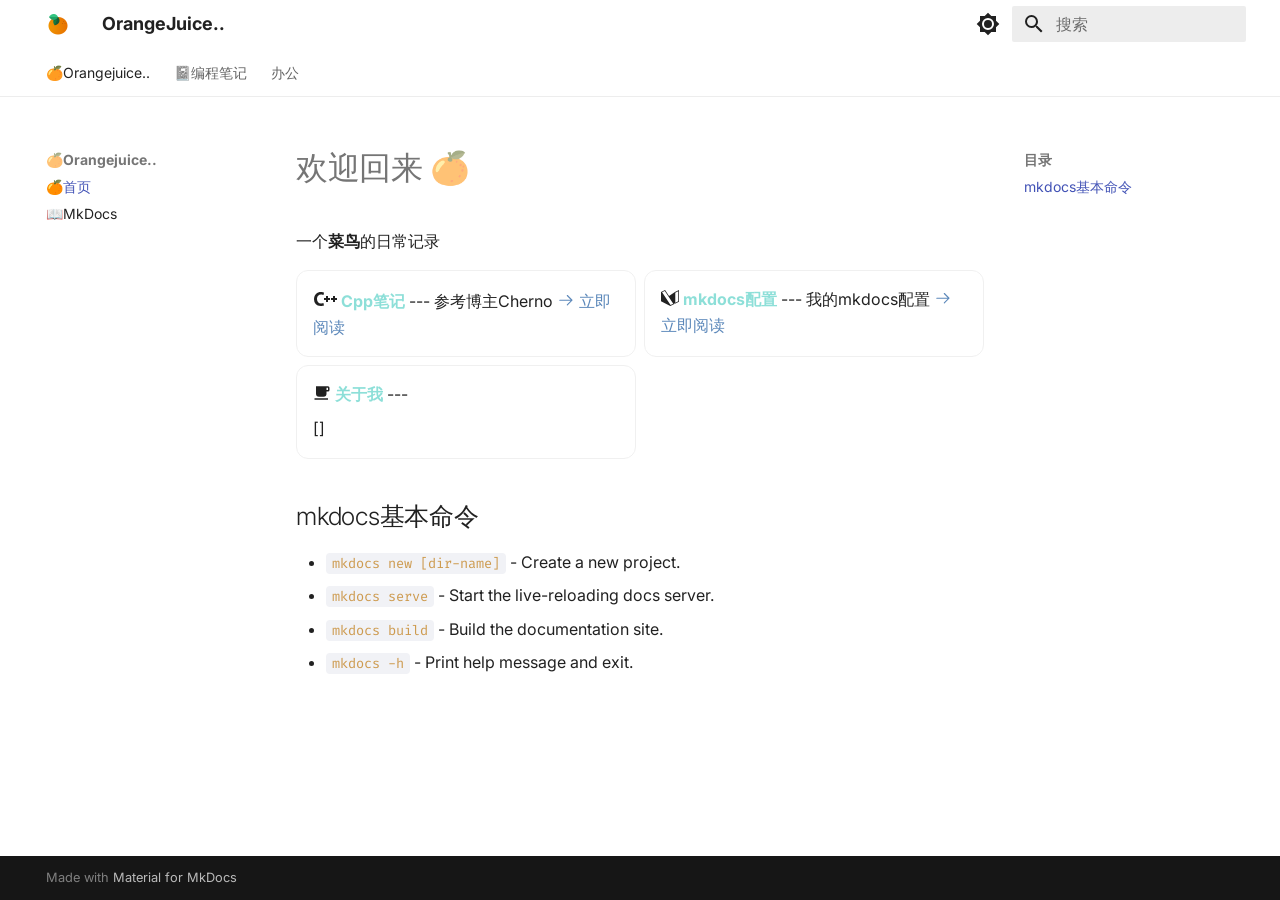
<file: index.html>
<!doctype html>
<html lang="zh" class="no-js">
  <head>
    
      <meta charset="utf-8">
      <meta name="viewport" content="width=device-width,initial-scale=1">
      
      
      
        <link rel="canonical" href="https://mydomain.org/mysite/">
      
      
      
        <link rel="next" href="mkdocs/">
      
      
        
      
      
      <link rel="icon" href="images/orange-96.png">
      <meta name="generator" content="mkdocs-1.6.1, mkdocs-material-9.7.1">
    
    
      
        <title>🍊首页 - OrangeJuice..</title>
      
    
    
      <link rel="stylesheet" href="assets/stylesheets/main.484c7ddc.min.css">
      
        
        <link rel="stylesheet" href="assets/stylesheets/palette.ab4e12ef.min.css">
      
      


    
    
      
    
    
      
        
        
        <link rel="preconnect" href="https://fonts.gstatic.com" crossorigin>
        <link rel="stylesheet" href="https://fonts.googleapis.com/css?family=Inter:300,300i,400,400i,700,700i%7CFira+Code:400,400i,700,700i&display=fallback">
        <style>:root{--md-text-font:"Inter";--md-code-font:"Fira Code"}</style>
      
    
    
      <link rel="stylesheet" href="stylesheets/extra.css">
    
    <script>__md_scope=new URL(".",location),__md_hash=e=>[...e].reduce(((e,_)=>(e<<5)-e+_.charCodeAt(0)),0),__md_get=(e,_=localStorage,t=__md_scope)=>JSON.parse(_.getItem(t.pathname+"."+e)),__md_set=(e,_,t=localStorage,a=__md_scope)=>{try{t.setItem(a.pathname+"."+e,JSON.stringify(_))}catch(e){}}</script>
    
      

    
    
  </head>
  
  
    
    
      
    
    
    
    
    <body dir="ltr" data-md-color-scheme="default" data-md-color-primary="white" data-md-color-accent="cyan">
  
    
    <input class="md-toggle" data-md-toggle="drawer" type="checkbox" id="__drawer" autocomplete="off">
    <input class="md-toggle" data-md-toggle="search" type="checkbox" id="__search" autocomplete="off">
    <label class="md-overlay" for="__drawer"></label>
    <div data-md-component="skip">
      
        
        <a href="#_1" class="md-skip">
          跳转至
        </a>
      
    </div>
    <div data-md-component="announce">
      
    </div>
    
    
      

<header class="md-header" data-md-component="header">
  <nav class="md-header__inner md-grid" aria-label="页眉">
    <a href="." title="OrangeJuice.." class="md-header__button md-logo" aria-label="OrangeJuice.." data-md-component="logo">
      
  <img src="images/orange-96.png" alt="logo">

    </a>
    <label class="md-header__button md-icon" for="__drawer">
      
      <svg xmlns="http://www.w3.org/2000/svg" viewBox="0 0 24 24"><path d="M3 6h18v2H3zm0 5h18v2H3zm0 5h18v2H3z"/></svg>
    </label>
    <div class="md-header__title" data-md-component="header-title">
      <div class="md-header__ellipsis">
        <div class="md-header__topic">
          <span class="md-ellipsis">
            OrangeJuice..
          </span>
        </div>
        <div class="md-header__topic" data-md-component="header-topic">
          <span class="md-ellipsis">
            
              🍊首页
            
          </span>
        </div>
      </div>
    </div>
    
      
        <form class="md-header__option" data-md-component="palette">
  
    
    
    
    <input class="md-option" data-md-color-media="" data-md-color-scheme="default" data-md-color-primary="white" data-md-color-accent="cyan"  aria-label="Switch to dark mode"  type="radio" name="__palette" id="__palette_0">
    
      <label class="md-header__button md-icon" title="Switch to dark mode" for="__palette_1" hidden>
        <svg xmlns="http://www.w3.org/2000/svg" viewBox="0 0 24 24"><path d="M12 8a4 4 0 0 0-4 4 4 4 0 0 0 4 4 4 4 0 0 0 4-4 4 4 0 0 0-4-4m0 10a6 6 0 0 1-6-6 6 6 0 0 1 6-6 6 6 0 0 1 6 6 6 6 0 0 1-6 6m8-9.31V4h-4.69L12 .69 8.69 4H4v4.69L.69 12 4 15.31V20h4.69L12 23.31 15.31 20H20v-4.69L23.31 12z"/></svg>
      </label>
    
  
    
    
    
    <input class="md-option" data-md-color-media="" data-md-color-scheme="slate" data-md-color-primary="white" data-md-color-accent="cyan"  aria-label="Switch to light mode"  type="radio" name="__palette" id="__palette_1">
    
      <label class="md-header__button md-icon" title="Switch to light mode" for="__palette_0" hidden>
        <svg xmlns="http://www.w3.org/2000/svg" viewBox="0 0 24 24"><path d="M12 18c-.89 0-1.74-.2-2.5-.55C11.56 16.5 13 14.42 13 12s-1.44-4.5-3.5-5.45C10.26 6.2 11.11 6 12 6a6 6 0 0 1 6 6 6 6 0 0 1-6 6m8-9.31V4h-4.69L12 .69 8.69 4H4v4.69L.69 12 4 15.31V20h4.69L12 23.31 15.31 20H20v-4.69L23.31 12z"/></svg>
      </label>
    
  
</form>
      
    
    
      <script>var palette=__md_get("__palette");if(palette&&palette.color){if("(prefers-color-scheme)"===palette.color.media){var media=matchMedia("(prefers-color-scheme: light)"),input=document.querySelector(media.matches?"[data-md-color-media='(prefers-color-scheme: light)']":"[data-md-color-media='(prefers-color-scheme: dark)']");palette.color.media=input.getAttribute("data-md-color-media"),palette.color.scheme=input.getAttribute("data-md-color-scheme"),palette.color.primary=input.getAttribute("data-md-color-primary"),palette.color.accent=input.getAttribute("data-md-color-accent")}for(var[key,value]of Object.entries(palette.color))document.body.setAttribute("data-md-color-"+key,value)}</script>
    
    
    
      
      
        <label class="md-header__button md-icon" for="__search">
          
          <svg xmlns="http://www.w3.org/2000/svg" viewBox="0 0 24 24"><path d="M9.5 3A6.5 6.5 0 0 1 16 9.5c0 1.61-.59 3.09-1.56 4.23l.27.27h.79l5 5-1.5 1.5-5-5v-.79l-.27-.27A6.52 6.52 0 0 1 9.5 16 6.5 6.5 0 0 1 3 9.5 6.5 6.5 0 0 1 9.5 3m0 2C7 5 5 7 5 9.5S7 14 9.5 14 14 12 14 9.5 12 5 9.5 5"/></svg>
        </label>
        <div class="md-search" data-md-component="search" role="dialog">
  <label class="md-search__overlay" for="__search"></label>
  <div class="md-search__inner" role="search">
    <form class="md-search__form" name="search">
      <input type="text" class="md-search__input" name="query" aria-label="搜索" placeholder="搜索" autocapitalize="off" autocorrect="off" autocomplete="off" spellcheck="false" data-md-component="search-query" required>
      <label class="md-search__icon md-icon" for="__search">
        
        <svg xmlns="http://www.w3.org/2000/svg" viewBox="0 0 24 24"><path d="M9.5 3A6.5 6.5 0 0 1 16 9.5c0 1.61-.59 3.09-1.56 4.23l.27.27h.79l5 5-1.5 1.5-5-5v-.79l-.27-.27A6.52 6.52 0 0 1 9.5 16 6.5 6.5 0 0 1 3 9.5 6.5 6.5 0 0 1 9.5 3m0 2C7 5 5 7 5 9.5S7 14 9.5 14 14 12 14 9.5 12 5 9.5 5"/></svg>
        
        <svg xmlns="http://www.w3.org/2000/svg" viewBox="0 0 24 24"><path d="M20 11v2H8l5.5 5.5-1.42 1.42L4.16 12l7.92-7.92L13.5 5.5 8 11z"/></svg>
      </label>
      <nav class="md-search__options" aria-label="查找">
        
        <button type="reset" class="md-search__icon md-icon" title="清空当前内容" aria-label="清空当前内容" tabindex="-1">
          
          <svg xmlns="http://www.w3.org/2000/svg" viewBox="0 0 24 24"><path d="M19 6.41 17.59 5 12 10.59 6.41 5 5 6.41 10.59 12 5 17.59 6.41 19 12 13.41 17.59 19 19 17.59 13.41 12z"/></svg>
        </button>
      </nav>
      
        <div class="md-search__suggest" data-md-component="search-suggest"></div>
      
    </form>
    <div class="md-search__output">
      <div class="md-search__scrollwrap" tabindex="0" data-md-scrollfix>
        <div class="md-search-result" data-md-component="search-result">
          <div class="md-search-result__meta">
            正在初始化搜索引擎
          </div>
          <ol class="md-search-result__list" role="presentation"></ol>
        </div>
      </div>
    </div>
  </div>
</div>
      
    
    
  </nav>
  
</header>
    
    <div class="md-container" data-md-component="container">
      
      
        
          
            
<nav class="md-tabs" aria-label="标签" data-md-component="tabs">
  <div class="md-grid">
    <ul class="md-tabs__list">
      
        
  
  
  
    
  
  
    
    
      <li class="md-tabs__item md-tabs__item--active">
        <a href="." class="md-tabs__link">
          
  
  
  🍊Orangejuice..

        </a>
      </li>
    
  

      
        
  
  
  
  
    
    
      <li class="md-tabs__item">
        <a href="Programming/Cpp/" class="md-tabs__link">
          
  
  
  📓编程笔记

        </a>
      </li>
    
  

      
        
  
  
  
  
    
    
      <li class="md-tabs__item">
        <a href="Working/Excel/" class="md-tabs__link">
          
  
  
  办公

        </a>
      </li>
    
  

      
    </ul>
  </div>
</nav>
          
        
      
      <main class="md-main" data-md-component="main">
        <div class="md-main__inner md-grid">
          
            
              
              <div class="md-sidebar md-sidebar--primary" data-md-component="sidebar" data-md-type="navigation" >
                <div class="md-sidebar__scrollwrap">
                  <div class="md-sidebar__inner">
                    


  


<nav class="md-nav md-nav--primary md-nav--lifted" aria-label="导航栏" data-md-level="0">
  <label class="md-nav__title" for="__drawer">
    <a href="." title="OrangeJuice.." class="md-nav__button md-logo" aria-label="OrangeJuice.." data-md-component="logo">
      
  <img src="images/orange-96.png" alt="logo">

    </a>
    OrangeJuice..
  </label>
  
  <ul class="md-nav__list" data-md-scrollfix>
    
      
      
  
  
    
  
  
  
    
    
    
    
      
        
        
      
      
        
      
    
    
    <li class="md-nav__item md-nav__item--active md-nav__item--section md-nav__item--nested">
      
        
        
        <input class="md-nav__toggle md-toggle " type="checkbox" id="__nav_1" checked>
        
          
          <label class="md-nav__link" for="__nav_1" id="__nav_1_label" tabindex="">
            
  
  
  <span class="md-ellipsis">
    
  
    🍊Orangejuice..
  

    
  </span>
  
  

            <span class="md-nav__icon md-icon"></span>
          </label>
        
        <nav class="md-nav" data-md-level="1" aria-labelledby="__nav_1_label" aria-expanded="true">
          <label class="md-nav__title" for="__nav_1">
            <span class="md-nav__icon md-icon"></span>
            
  
    🍊Orangejuice..
  

          </label>
          <ul class="md-nav__list" data-md-scrollfix>
            
              
                
  
  
    
  
  
  
    <li class="md-nav__item md-nav__item--active">
      
      <input class="md-nav__toggle md-toggle" type="checkbox" id="__toc">
      
      
        
      
      
        <label class="md-nav__link md-nav__link--active" for="__toc">
          
  
  
  <span class="md-ellipsis">
    
  
    🍊首页
  

    
  </span>
  
  

          <span class="md-nav__icon md-icon"></span>
        </label>
      
      <a href="." class="md-nav__link md-nav__link--active">
        
  
  
  <span class="md-ellipsis">
    
  
    🍊首页
  

    
  </span>
  
  

      </a>
      
        

<nav class="md-nav md-nav--secondary" aria-label="目录">
  
  
  
    
  
  
    <label class="md-nav__title" for="__toc">
      <span class="md-nav__icon md-icon"></span>
      目录
    </label>
    <ul class="md-nav__list" data-md-component="toc" data-md-scrollfix>
      
        <li class="md-nav__item">
  <a href="#mkdocs" class="md-nav__link">
    <span class="md-ellipsis">
      
        mkdocs基本命令
      
    </span>
  </a>
  
</li>
      
    </ul>
  
</nav>
      
    </li>
  

              
            
              
                
  
  
  
  
    <li class="md-nav__item">
      <a href="mkdocs/" class="md-nav__link">
        
  
  
  <span class="md-ellipsis">
    
  
    📖MkDocs
  

    
  </span>
  
  

      </a>
    </li>
  

              
            
          </ul>
        </nav>
      
    </li>
  

    
      
      
  
  
  
  
    
    
    
    
      
      
        
      
    
    
    <li class="md-nav__item md-nav__item--nested">
      
        
        
        <input class="md-nav__toggle md-toggle " type="checkbox" id="__nav_2" >
        
          
          <label class="md-nav__link" for="__nav_2" id="__nav_2_label" tabindex="0">
            
  
  
  <span class="md-ellipsis">
    
  
    📓编程笔记
  

    
  </span>
  
  

            <span class="md-nav__icon md-icon"></span>
          </label>
        
        <nav class="md-nav" data-md-level="1" aria-labelledby="__nav_2_label" aria-expanded="false">
          <label class="md-nav__title" for="__nav_2">
            <span class="md-nav__icon md-icon"></span>
            
  
    📓编程笔记
  

          </label>
          <ul class="md-nav__list" data-md-scrollfix>
            
              
                
  
  
  
  
    <li class="md-nav__item">
      <a href="Programming/Cpp/" class="md-nav__link">
        
  
  
  <span class="md-ellipsis">
    
  
    Cpp
  

    
  </span>
  
  

      </a>
    </li>
  

              
            
          </ul>
        </nav>
      
    </li>
  

    
      
      
  
  
  
  
    
    
    
    
      
      
        
      
    
    
    <li class="md-nav__item md-nav__item--nested">
      
        
        
        <input class="md-nav__toggle md-toggle " type="checkbox" id="__nav_3" >
        
          
          <label class="md-nav__link" for="__nav_3" id="__nav_3_label" tabindex="0">
            
  
  
  <span class="md-ellipsis">
    
  
    办公
  

    
  </span>
  
  

            <span class="md-nav__icon md-icon"></span>
          </label>
        
        <nav class="md-nav" data-md-level="1" aria-labelledby="__nav_3_label" aria-expanded="false">
          <label class="md-nav__title" for="__nav_3">
            <span class="md-nav__icon md-icon"></span>
            
  
    办公
  

          </label>
          <ul class="md-nav__list" data-md-scrollfix>
            
              
                
  
  
  
  
    <li class="md-nav__item">
      <a href="Working/Excel/" class="md-nav__link">
        
  
  
  <span class="md-ellipsis">
    
  
    Excel
  

    
  </span>
  
  

      </a>
    </li>
  

              
            
          </ul>
        </nav>
      
    </li>
  

    
  </ul>
</nav>
                  </div>
                </div>
              </div>
            
            
              
              <div class="md-sidebar md-sidebar--secondary" data-md-component="sidebar" data-md-type="toc" >
                <div class="md-sidebar__scrollwrap">
                  <div class="md-sidebar__inner">
                    

<nav class="md-nav md-nav--secondary" aria-label="目录">
  
  
  
    
  
  
    <label class="md-nav__title" for="__toc">
      <span class="md-nav__icon md-icon"></span>
      目录
    </label>
    <ul class="md-nav__list" data-md-component="toc" data-md-scrollfix>
      
        <li class="md-nav__item">
  <a href="#mkdocs" class="md-nav__link">
    <span class="md-ellipsis">
      
        mkdocs基本命令
      
    </span>
  </a>
  
</li>
      
    </ul>
  
</nav>
                  </div>
                </div>
              </div>
            
          
          
            <div class="md-content" data-md-component="content">
              
              <article class="md-content__inner md-typeset">
                
                  



<h1 id="_1">欢迎回来 🍊</h1>
<p>一个<strong>菜鸟</strong>的日常记录</p>
<div class="grid cards">
<ul>
<li>
<p><span class="twemoji lg"><svg xmlns="http://www.w3.org/2000/svg" viewBox="0 0 24 24"><path d="m10.5 15.97.41 2.44c-.26.14-.68.27-1.24.39-.57.13-1.24.2-2.01.2-2.21-.04-3.87-.7-4.98-1.96Q1 15.135 1 12.21c.05-2.31.72-4.08 2-5.32C4.32 5.64 5.96 5 7.94 5c.75 0 1.4.07 1.94.19s.94.25 1.2.4l-.58 2.49-1.06-.34c-.4-.1-.86-.15-1.39-.15-1.16-.01-2.12.36-2.87 1.1-.76.73-1.15 1.85-1.18 3.34 0 1.36.37 2.42 1.08 3.2.71.77 1.71 1.17 2.99 1.18l1.33-.12c.43-.08.79-.19 1.1-.32M11 11h2V9h2v2h2v2h-2v2h-2v-2h-2zm7 0h2V9h2v2h2v2h-2v2h-2v-2h-2z"/></svg></span> <strong>Cpp笔记</strong>
    ---
    参考博主Cherno
    <a href="Programming/Cpp/"><span class="twemoji"><svg xmlns="http://www.w3.org/2000/svg" viewBox="0 0 24 24"><path d="M13.22 19.03a.75.75 0 0 1 0-1.06L18.19 13H3.75a.75.75 0 0 1 0-1.5h14.44l-4.97-4.97a.749.749 0 0 1 .326-1.275.75.75 0 0 1 .734.215l6.25 6.25a.75.75 0 0 1 0 1.06l-6.25 6.25a.75.75 0 0 1-1.06 0"/></svg></span> 立即阅读</a></p>
</li>
<li>
<p><span class="twemoji"><svg xmlns="http://www.w3.org/2000/svg" viewBox="0 0 24 24"><path d="m17.029 18.772.777 1.166-5.417 2.709L0 16.451V4.063l5.417-2.709 5.298 7.948 7.867-5.24L24 1.354V16.84l-5.417 2.709zm2.023-13.827v13.253l3.949-1.975V2.97zM5.076 2.642 1.458 4.45 12.73 21.358l3.618-1.809z"/></svg></span> <strong>mkdocs配置</strong>
    ---
    我的mkdocs配置
    <a href="mkdocs/"><span class="twemoji"><svg xmlns="http://www.w3.org/2000/svg" viewBox="0 0 24 24"><path d="M13.22 19.03a.75.75 0 0 1 0-1.06L18.19 13H3.75a.75.75 0 0 1 0-1.5h14.44l-4.97-4.97a.749.749 0 0 1 .326-1.275.75.75 0 0 1 .734.215l6.25 6.25a.75.75 0 0 1 0 1.06l-6.25 6.25a.75.75 0 0 1-1.06 0"/></svg></span> 立即阅读</a></p>
</li>
<li>
<p><span class="twemoji"><svg xmlns="http://www.w3.org/2000/svg" viewBox="0 0 24 24"><path d="M2 21h18v-2H2M20 8h-2V5h2m0-2H4v10a4 4 0 0 0 4 4h6a4 4 0 0 0 4-4v-3h2a2 2 0 0 0 2-2V5a2 2 0 0 0-2-2"/></svg></span> <strong>关于我</strong>
    ---</p>
<p>[]</p>
</li>
</ul>
</div>
<h2 id="mkdocs">mkdocs基本命令</h2>
<ul>
<li><code>mkdocs new [dir-name]</code> - Create a new project.</li>
<li><code>mkdocs serve</code> - Start the live-reloading docs server.</li>
<li><code>mkdocs build</code> - Build the documentation site.</li>
<li><code>mkdocs -h</code> - Print help message and exit.</li>
</ul>












                
              </article>
            </div>
          
          
<script>var target=document.getElementById(location.hash.slice(1));target&&target.name&&(target.checked=target.name.startsWith("__tabbed_"))</script>
        </div>
        
          <button type="button" class="md-top md-icon" data-md-component="top" hidden>
  
  <svg xmlns="http://www.w3.org/2000/svg" viewBox="0 0 24 24"><path d="M13 20h-2V8l-5.5 5.5-1.42-1.42L12 4.16l7.92 7.92-1.42 1.42L13 8z"/></svg>
  回到页面顶部
</button>
        
      </main>
      
        <footer class="md-footer">
  
  <div class="md-footer-meta md-typeset">
    <div class="md-footer-meta__inner md-grid">
      <div class="md-copyright">
  
  
    Made with
    <a href="https://squidfunk.github.io/mkdocs-material/" target="_blank" rel="noopener">
      Material for MkDocs
    </a>
  
</div>
      
    </div>
  </div>
</footer>
      
    </div>
    <div class="md-dialog" data-md-component="dialog">
      <div class="md-dialog__inner md-typeset"></div>
    </div>
    
    
    
      
      
      <script id="__config" type="application/json">{"annotate": null, "base": ".", "features": ["search.suggest", "search.highlight", "navigation.tabs", "navigation.sections", "navigation.tracking", "navigation.top", "content.code.copy", "content.code.annotate", "content.code.select"], "search": "assets/javascripts/workers/search.2c215733.min.js", "tags": null, "translations": {"clipboard.copied": "\u5df2\u590d\u5236", "clipboard.copy": "\u590d\u5236", "search.result.more.one": "\u5728\u8be5\u9875\u4e0a\u8fd8\u6709 1 \u4e2a\u7b26\u5408\u6761\u4ef6\u7684\u7ed3\u679c", "search.result.more.other": "\u5728\u8be5\u9875\u4e0a\u8fd8\u6709 # \u4e2a\u7b26\u5408\u6761\u4ef6\u7684\u7ed3\u679c", "search.result.none": "\u6ca1\u6709\u627e\u5230\u7b26\u5408\u6761\u4ef6\u7684\u7ed3\u679c", "search.result.one": "\u627e\u5230 1 \u4e2a\u7b26\u5408\u6761\u4ef6\u7684\u7ed3\u679c", "search.result.other": "# \u4e2a\u7b26\u5408\u6761\u4ef6\u7684\u7ed3\u679c", "search.result.placeholder": "\u952e\u5165\u4ee5\u5f00\u59cb\u641c\u7d22", "search.result.term.missing": "\u7f3a\u5c11", "select.version": "\u9009\u62e9\u5f53\u524d\u7248\u672c"}, "version": null}</script>
    
    
      <script src="assets/javascripts/bundle.79ae519e.min.js"></script>
      
    
  </body>
</html>
</file>
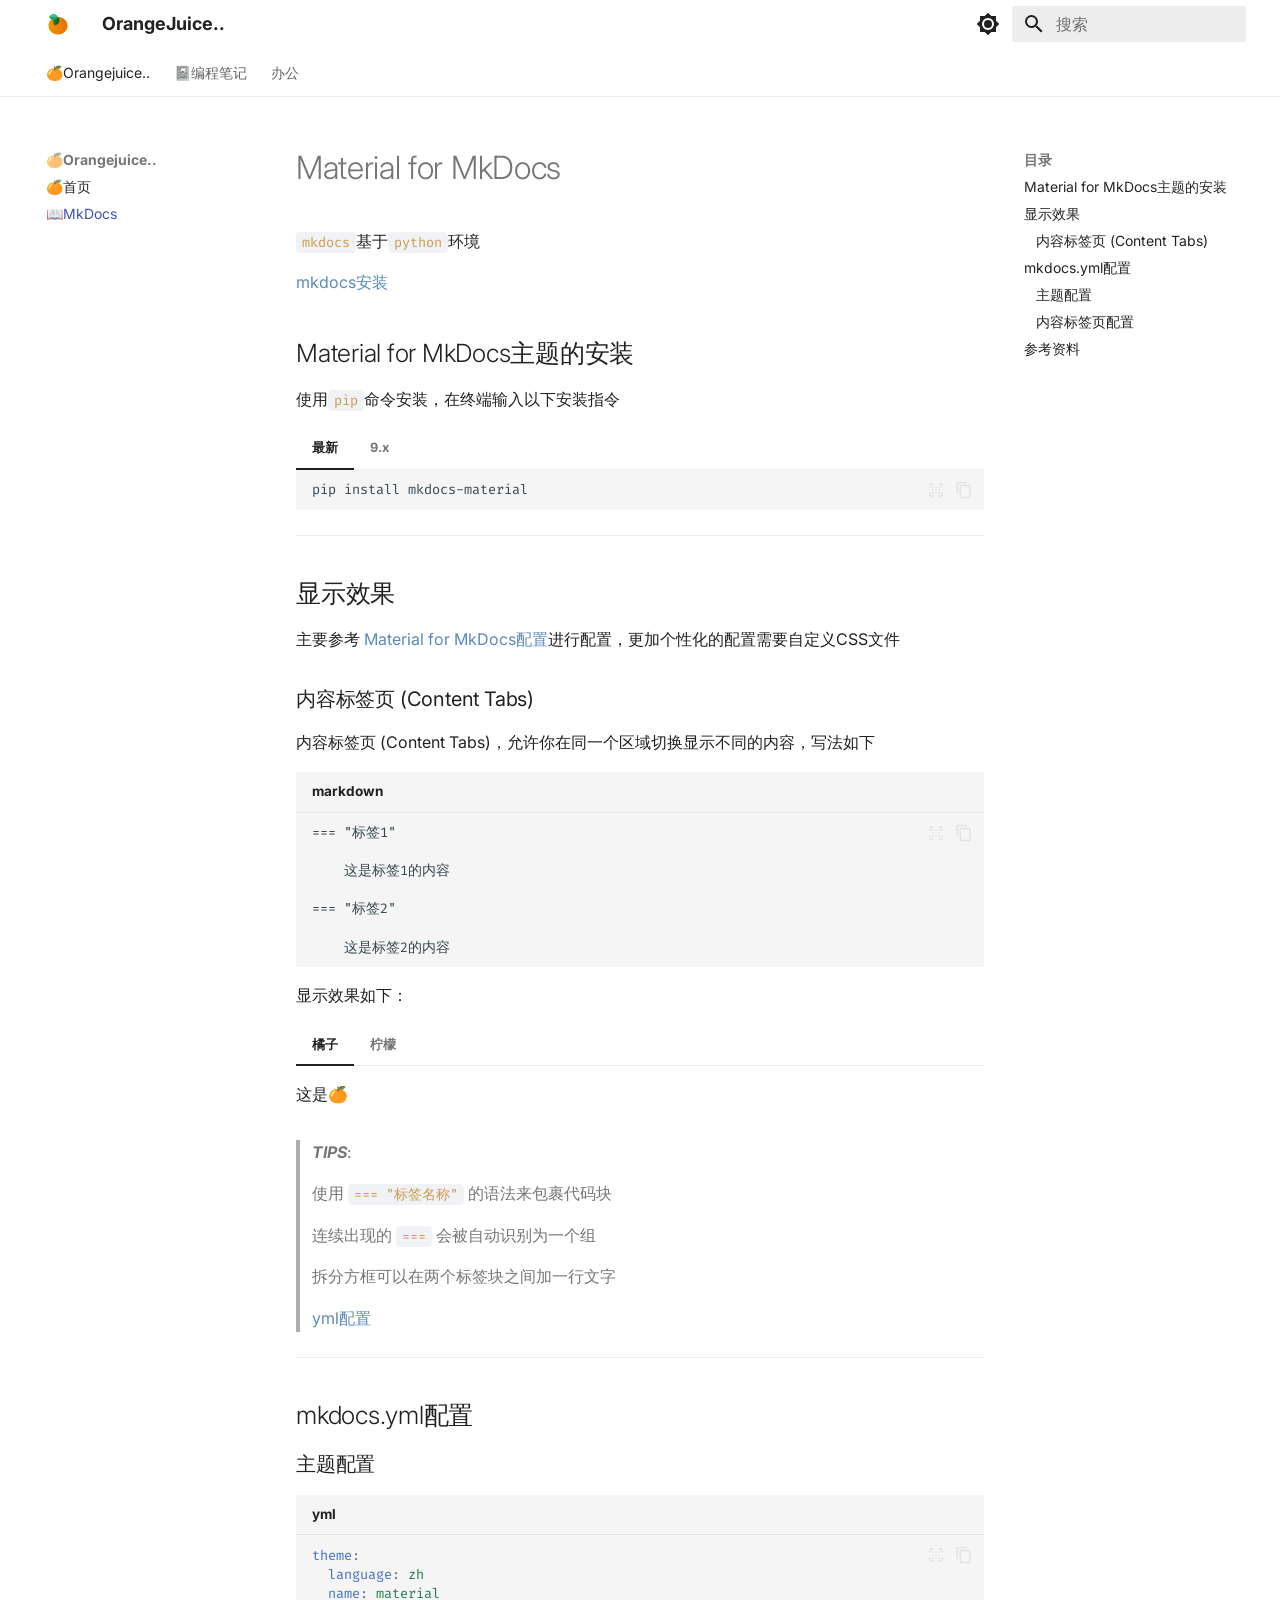
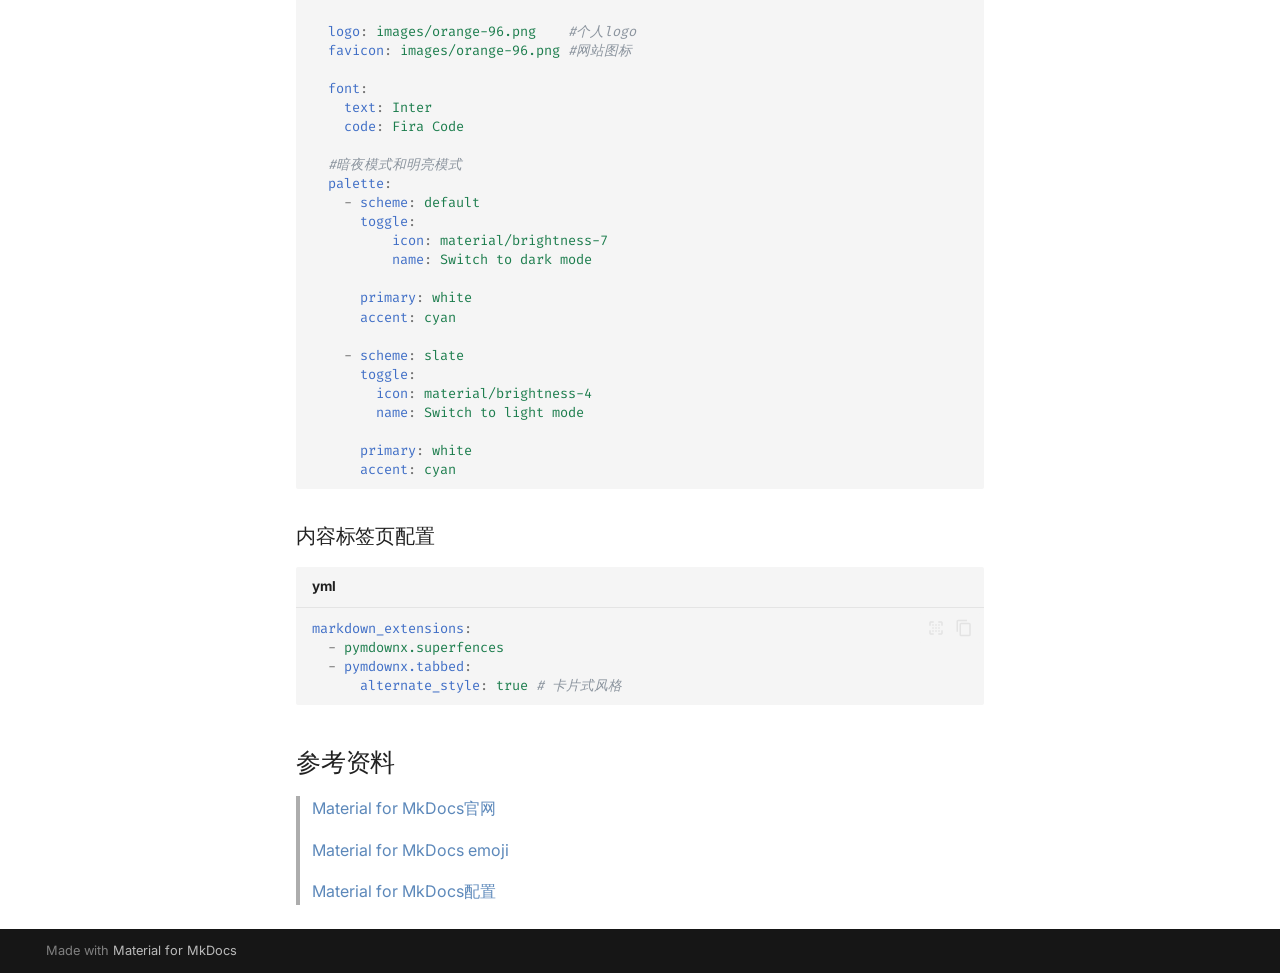
<file: mkdocs/index.html>
<!doctype html>
<html lang="zh" class="no-js">
  <head>
    
      <meta charset="utf-8">
      <meta name="viewport" content="width=device-width,initial-scale=1">
      
      
      
        <link rel="canonical" href="https://mydomain.org/mysite/mkdocs/">
      
      
        <link rel="prev" href="..">
      
      
        <link rel="next" href="../Programming/Cpp/">
      
      
        
      
      
      <link rel="icon" href="../images/orange-96.png">
      <meta name="generator" content="mkdocs-1.6.1, mkdocs-material-9.7.1">
    
    
      
        <title>📖MkDocs - OrangeJuice..</title>
      
    
    
      <link rel="stylesheet" href="../assets/stylesheets/main.484c7ddc.min.css">
      
        
        <link rel="stylesheet" href="../assets/stylesheets/palette.ab4e12ef.min.css">
      
      


    
    
      
    
    
      
        
        
        <link rel="preconnect" href="https://fonts.gstatic.com" crossorigin>
        <link rel="stylesheet" href="https://fonts.googleapis.com/css?family=Inter:300,300i,400,400i,700,700i%7CFira+Code:400,400i,700,700i&display=fallback">
        <style>:root{--md-text-font:"Inter";--md-code-font:"Fira Code"}</style>
      
    
    
      <link rel="stylesheet" href="../stylesheets/extra.css">
    
    <script>__md_scope=new URL("..",location),__md_hash=e=>[...e].reduce(((e,_)=>(e<<5)-e+_.charCodeAt(0)),0),__md_get=(e,_=localStorage,t=__md_scope)=>JSON.parse(_.getItem(t.pathname+"."+e)),__md_set=(e,_,t=localStorage,a=__md_scope)=>{try{t.setItem(a.pathname+"."+e,JSON.stringify(_))}catch(e){}}</script>
    
      

    
    
  </head>
  
  
    
    
      
    
    
    
    
    <body dir="ltr" data-md-color-scheme="default" data-md-color-primary="white" data-md-color-accent="cyan">
  
    
    <input class="md-toggle" data-md-toggle="drawer" type="checkbox" id="__drawer" autocomplete="off">
    <input class="md-toggle" data-md-toggle="search" type="checkbox" id="__search" autocomplete="off">
    <label class="md-overlay" for="__drawer"></label>
    <div data-md-component="skip">
      
        
        <a href="#material-for-mkdocs" class="md-skip">
          跳转至
        </a>
      
    </div>
    <div data-md-component="announce">
      
    </div>
    
    
      

<header class="md-header" data-md-component="header">
  <nav class="md-header__inner md-grid" aria-label="页眉">
    <a href=".." title="OrangeJuice.." class="md-header__button md-logo" aria-label="OrangeJuice.." data-md-component="logo">
      
  <img src="../images/orange-96.png" alt="logo">

    </a>
    <label class="md-header__button md-icon" for="__drawer">
      
      <svg xmlns="http://www.w3.org/2000/svg" viewBox="0 0 24 24"><path d="M3 6h18v2H3zm0 5h18v2H3zm0 5h18v2H3z"/></svg>
    </label>
    <div class="md-header__title" data-md-component="header-title">
      <div class="md-header__ellipsis">
        <div class="md-header__topic">
          <span class="md-ellipsis">
            OrangeJuice..
          </span>
        </div>
        <div class="md-header__topic" data-md-component="header-topic">
          <span class="md-ellipsis">
            
              📖MkDocs
            
          </span>
        </div>
      </div>
    </div>
    
      
        <form class="md-header__option" data-md-component="palette">
  
    
    
    
    <input class="md-option" data-md-color-media="" data-md-color-scheme="default" data-md-color-primary="white" data-md-color-accent="cyan"  aria-label="Switch to dark mode"  type="radio" name="__palette" id="__palette_0">
    
      <label class="md-header__button md-icon" title="Switch to dark mode" for="__palette_1" hidden>
        <svg xmlns="http://www.w3.org/2000/svg" viewBox="0 0 24 24"><path d="M12 8a4 4 0 0 0-4 4 4 4 0 0 0 4 4 4 4 0 0 0 4-4 4 4 0 0 0-4-4m0 10a6 6 0 0 1-6-6 6 6 0 0 1 6-6 6 6 0 0 1 6 6 6 6 0 0 1-6 6m8-9.31V4h-4.69L12 .69 8.69 4H4v4.69L.69 12 4 15.31V20h4.69L12 23.31 15.31 20H20v-4.69L23.31 12z"/></svg>
      </label>
    
  
    
    
    
    <input class="md-option" data-md-color-media="" data-md-color-scheme="slate" data-md-color-primary="white" data-md-color-accent="cyan"  aria-label="Switch to light mode"  type="radio" name="__palette" id="__palette_1">
    
      <label class="md-header__button md-icon" title="Switch to light mode" for="__palette_0" hidden>
        <svg xmlns="http://www.w3.org/2000/svg" viewBox="0 0 24 24"><path d="M12 18c-.89 0-1.74-.2-2.5-.55C11.56 16.5 13 14.42 13 12s-1.44-4.5-3.5-5.45C10.26 6.2 11.11 6 12 6a6 6 0 0 1 6 6 6 6 0 0 1-6 6m8-9.31V4h-4.69L12 .69 8.69 4H4v4.69L.69 12 4 15.31V20h4.69L12 23.31 15.31 20H20v-4.69L23.31 12z"/></svg>
      </label>
    
  
</form>
      
    
    
      <script>var palette=__md_get("__palette");if(palette&&palette.color){if("(prefers-color-scheme)"===palette.color.media){var media=matchMedia("(prefers-color-scheme: light)"),input=document.querySelector(media.matches?"[data-md-color-media='(prefers-color-scheme: light)']":"[data-md-color-media='(prefers-color-scheme: dark)']");palette.color.media=input.getAttribute("data-md-color-media"),palette.color.scheme=input.getAttribute("data-md-color-scheme"),palette.color.primary=input.getAttribute("data-md-color-primary"),palette.color.accent=input.getAttribute("data-md-color-accent")}for(var[key,value]of Object.entries(palette.color))document.body.setAttribute("data-md-color-"+key,value)}</script>
    
    
    
      
      
        <label class="md-header__button md-icon" for="__search">
          
          <svg xmlns="http://www.w3.org/2000/svg" viewBox="0 0 24 24"><path d="M9.5 3A6.5 6.5 0 0 1 16 9.5c0 1.61-.59 3.09-1.56 4.23l.27.27h.79l5 5-1.5 1.5-5-5v-.79l-.27-.27A6.52 6.52 0 0 1 9.5 16 6.5 6.5 0 0 1 3 9.5 6.5 6.5 0 0 1 9.5 3m0 2C7 5 5 7 5 9.5S7 14 9.5 14 14 12 14 9.5 12 5 9.5 5"/></svg>
        </label>
        <div class="md-search" data-md-component="search" role="dialog">
  <label class="md-search__overlay" for="__search"></label>
  <div class="md-search__inner" role="search">
    <form class="md-search__form" name="search">
      <input type="text" class="md-search__input" name="query" aria-label="搜索" placeholder="搜索" autocapitalize="off" autocorrect="off" autocomplete="off" spellcheck="false" data-md-component="search-query" required>
      <label class="md-search__icon md-icon" for="__search">
        
        <svg xmlns="http://www.w3.org/2000/svg" viewBox="0 0 24 24"><path d="M9.5 3A6.5 6.5 0 0 1 16 9.5c0 1.61-.59 3.09-1.56 4.23l.27.27h.79l5 5-1.5 1.5-5-5v-.79l-.27-.27A6.52 6.52 0 0 1 9.5 16 6.5 6.5 0 0 1 3 9.5 6.5 6.5 0 0 1 9.5 3m0 2C7 5 5 7 5 9.5S7 14 9.5 14 14 12 14 9.5 12 5 9.5 5"/></svg>
        
        <svg xmlns="http://www.w3.org/2000/svg" viewBox="0 0 24 24"><path d="M20 11v2H8l5.5 5.5-1.42 1.42L4.16 12l7.92-7.92L13.5 5.5 8 11z"/></svg>
      </label>
      <nav class="md-search__options" aria-label="查找">
        
        <button type="reset" class="md-search__icon md-icon" title="清空当前内容" aria-label="清空当前内容" tabindex="-1">
          
          <svg xmlns="http://www.w3.org/2000/svg" viewBox="0 0 24 24"><path d="M19 6.41 17.59 5 12 10.59 6.41 5 5 6.41 10.59 12 5 17.59 6.41 19 12 13.41 17.59 19 19 17.59 13.41 12z"/></svg>
        </button>
      </nav>
      
        <div class="md-search__suggest" data-md-component="search-suggest"></div>
      
    </form>
    <div class="md-search__output">
      <div class="md-search__scrollwrap" tabindex="0" data-md-scrollfix>
        <div class="md-search-result" data-md-component="search-result">
          <div class="md-search-result__meta">
            正在初始化搜索引擎
          </div>
          <ol class="md-search-result__list" role="presentation"></ol>
        </div>
      </div>
    </div>
  </div>
</div>
      
    
    
  </nav>
  
</header>
    
    <div class="md-container" data-md-component="container">
      
      
        
          
            
<nav class="md-tabs" aria-label="标签" data-md-component="tabs">
  <div class="md-grid">
    <ul class="md-tabs__list">
      
        
  
  
  
    
  
  
    
    
      <li class="md-tabs__item md-tabs__item--active">
        <a href=".." class="md-tabs__link">
          
  
  
  🍊Orangejuice..

        </a>
      </li>
    
  

      
        
  
  
  
  
    
    
      <li class="md-tabs__item">
        <a href="../Programming/Cpp/" class="md-tabs__link">
          
  
  
  📓编程笔记

        </a>
      </li>
    
  

      
        
  
  
  
  
    
    
      <li class="md-tabs__item">
        <a href="../Working/Excel/" class="md-tabs__link">
          
  
  
  办公

        </a>
      </li>
    
  

      
    </ul>
  </div>
</nav>
          
        
      
      <main class="md-main" data-md-component="main">
        <div class="md-main__inner md-grid">
          
            
              
              <div class="md-sidebar md-sidebar--primary" data-md-component="sidebar" data-md-type="navigation" >
                <div class="md-sidebar__scrollwrap">
                  <div class="md-sidebar__inner">
                    


  


<nav class="md-nav md-nav--primary md-nav--lifted" aria-label="导航栏" data-md-level="0">
  <label class="md-nav__title" for="__drawer">
    <a href=".." title="OrangeJuice.." class="md-nav__button md-logo" aria-label="OrangeJuice.." data-md-component="logo">
      
  <img src="../images/orange-96.png" alt="logo">

    </a>
    OrangeJuice..
  </label>
  
  <ul class="md-nav__list" data-md-scrollfix>
    
      
      
  
  
    
  
  
  
    
    
    
    
      
        
        
      
      
        
      
    
    
    <li class="md-nav__item md-nav__item--active md-nav__item--section md-nav__item--nested">
      
        
        
        <input class="md-nav__toggle md-toggle " type="checkbox" id="__nav_1" checked>
        
          
          <label class="md-nav__link" for="__nav_1" id="__nav_1_label" tabindex="">
            
  
  
  <span class="md-ellipsis">
    
  
    🍊Orangejuice..
  

    
  </span>
  
  

            <span class="md-nav__icon md-icon"></span>
          </label>
        
        <nav class="md-nav" data-md-level="1" aria-labelledby="__nav_1_label" aria-expanded="true">
          <label class="md-nav__title" for="__nav_1">
            <span class="md-nav__icon md-icon"></span>
            
  
    🍊Orangejuice..
  

          </label>
          <ul class="md-nav__list" data-md-scrollfix>
            
              
                
  
  
  
  
    <li class="md-nav__item">
      <a href=".." class="md-nav__link">
        
  
  
  <span class="md-ellipsis">
    
  
    🍊首页
  

    
  </span>
  
  

      </a>
    </li>
  

              
            
              
                
  
  
    
  
  
  
    <li class="md-nav__item md-nav__item--active">
      
      <input class="md-nav__toggle md-toggle" type="checkbox" id="__toc">
      
      
        
      
      
        <label class="md-nav__link md-nav__link--active" for="__toc">
          
  
  
  <span class="md-ellipsis">
    
  
    📖MkDocs
  

    
  </span>
  
  

          <span class="md-nav__icon md-icon"></span>
        </label>
      
      <a href="./" class="md-nav__link md-nav__link--active">
        
  
  
  <span class="md-ellipsis">
    
  
    📖MkDocs
  

    
  </span>
  
  

      </a>
      
        

<nav class="md-nav md-nav--secondary" aria-label="目录">
  
  
  
    
  
  
    <label class="md-nav__title" for="__toc">
      <span class="md-nav__icon md-icon"></span>
      目录
    </label>
    <ul class="md-nav__list" data-md-component="toc" data-md-scrollfix>
      
        <li class="md-nav__item">
  <a href="#material-for-mkdocs_1" class="md-nav__link">
    <span class="md-ellipsis">
      
        Material for MkDocs主题的安装
      
    </span>
  </a>
  
</li>
      
        <li class="md-nav__item">
  <a href="#_1" class="md-nav__link">
    <span class="md-ellipsis">
      
        显示效果
      
    </span>
  </a>
  
    <nav class="md-nav" aria-label="显示效果">
      <ul class="md-nav__list">
        
          <li class="md-nav__item">
  <a href="#content-tabs" class="md-nav__link">
    <span class="md-ellipsis">
      
        内容标签页 (Content Tabs)
      
    </span>
  </a>
  
</li>
        
      </ul>
    </nav>
  
</li>
      
        <li class="md-nav__item">
  <a href="#mkdocsyml" class="md-nav__link">
    <span class="md-ellipsis">
      
        mkdocs.yml配置
      
    </span>
  </a>
  
    <nav class="md-nav" aria-label="mkdocs.yml配置">
      <ul class="md-nav__list">
        
          <li class="md-nav__item">
  <a href="#_2" class="md-nav__link">
    <span class="md-ellipsis">
      
        主题配置
      
    </span>
  </a>
  
</li>
        
          <li class="md-nav__item">
  <a href="#_3" class="md-nav__link">
    <span class="md-ellipsis">
      
        内容标签页配置
      
    </span>
  </a>
  
</li>
        
      </ul>
    </nav>
  
</li>
      
        <li class="md-nav__item">
  <a href="#_4" class="md-nav__link">
    <span class="md-ellipsis">
      
        参考资料
      
    </span>
  </a>
  
</li>
      
    </ul>
  
</nav>
      
    </li>
  

              
            
          </ul>
        </nav>
      
    </li>
  

    
      
      
  
  
  
  
    
    
    
    
      
      
        
      
    
    
    <li class="md-nav__item md-nav__item--nested">
      
        
        
        <input class="md-nav__toggle md-toggle " type="checkbox" id="__nav_2" >
        
          
          <label class="md-nav__link" for="__nav_2" id="__nav_2_label" tabindex="0">
            
  
  
  <span class="md-ellipsis">
    
  
    📓编程笔记
  

    
  </span>
  
  

            <span class="md-nav__icon md-icon"></span>
          </label>
        
        <nav class="md-nav" data-md-level="1" aria-labelledby="__nav_2_label" aria-expanded="false">
          <label class="md-nav__title" for="__nav_2">
            <span class="md-nav__icon md-icon"></span>
            
  
    📓编程笔记
  

          </label>
          <ul class="md-nav__list" data-md-scrollfix>
            
              
                
  
  
  
  
    <li class="md-nav__item">
      <a href="../Programming/Cpp/" class="md-nav__link">
        
  
  
  <span class="md-ellipsis">
    
  
    Cpp
  

    
  </span>
  
  

      </a>
    </li>
  

              
            
          </ul>
        </nav>
      
    </li>
  

    
      
      
  
  
  
  
    
    
    
    
      
      
        
      
    
    
    <li class="md-nav__item md-nav__item--nested">
      
        
        
        <input class="md-nav__toggle md-toggle " type="checkbox" id="__nav_3" >
        
          
          <label class="md-nav__link" for="__nav_3" id="__nav_3_label" tabindex="0">
            
  
  
  <span class="md-ellipsis">
    
  
    办公
  

    
  </span>
  
  

            <span class="md-nav__icon md-icon"></span>
          </label>
        
        <nav class="md-nav" data-md-level="1" aria-labelledby="__nav_3_label" aria-expanded="false">
          <label class="md-nav__title" for="__nav_3">
            <span class="md-nav__icon md-icon"></span>
            
  
    办公
  

          </label>
          <ul class="md-nav__list" data-md-scrollfix>
            
              
                
  
  
  
  
    <li class="md-nav__item">
      <a href="../Working/Excel/" class="md-nav__link">
        
  
  
  <span class="md-ellipsis">
    
  
    Excel
  

    
  </span>
  
  

      </a>
    </li>
  

              
            
          </ul>
        </nav>
      
    </li>
  

    
  </ul>
</nav>
                  </div>
                </div>
              </div>
            
            
              
              <div class="md-sidebar md-sidebar--secondary" data-md-component="sidebar" data-md-type="toc" >
                <div class="md-sidebar__scrollwrap">
                  <div class="md-sidebar__inner">
                    

<nav class="md-nav md-nav--secondary" aria-label="目录">
  
  
  
    
  
  
    <label class="md-nav__title" for="__toc">
      <span class="md-nav__icon md-icon"></span>
      目录
    </label>
    <ul class="md-nav__list" data-md-component="toc" data-md-scrollfix>
      
        <li class="md-nav__item">
  <a href="#material-for-mkdocs_1" class="md-nav__link">
    <span class="md-ellipsis">
      
        Material for MkDocs主题的安装
      
    </span>
  </a>
  
</li>
      
        <li class="md-nav__item">
  <a href="#_1" class="md-nav__link">
    <span class="md-ellipsis">
      
        显示效果
      
    </span>
  </a>
  
    <nav class="md-nav" aria-label="显示效果">
      <ul class="md-nav__list">
        
          <li class="md-nav__item">
  <a href="#content-tabs" class="md-nav__link">
    <span class="md-ellipsis">
      
        内容标签页 (Content Tabs)
      
    </span>
  </a>
  
</li>
        
      </ul>
    </nav>
  
</li>
      
        <li class="md-nav__item">
  <a href="#mkdocsyml" class="md-nav__link">
    <span class="md-ellipsis">
      
        mkdocs.yml配置
      
    </span>
  </a>
  
    <nav class="md-nav" aria-label="mkdocs.yml配置">
      <ul class="md-nav__list">
        
          <li class="md-nav__item">
  <a href="#_2" class="md-nav__link">
    <span class="md-ellipsis">
      
        主题配置
      
    </span>
  </a>
  
</li>
        
          <li class="md-nav__item">
  <a href="#_3" class="md-nav__link">
    <span class="md-ellipsis">
      
        内容标签页配置
      
    </span>
  </a>
  
</li>
        
      </ul>
    </nav>
  
</li>
      
        <li class="md-nav__item">
  <a href="#_4" class="md-nav__link">
    <span class="md-ellipsis">
      
        参考资料
      
    </span>
  </a>
  
</li>
      
    </ul>
  
</nav>
                  </div>
                </div>
              </div>
            
          
          
            <div class="md-content" data-md-component="content">
              
              <article class="md-content__inner md-typeset">
                
                  



<h1 id="material-for-mkdocs">Material for MkDocs</h1>
<p><code>mkdocs</code>基于<code>python</code>环境</p>
<p><a href="https://mkdocs.org.cn/user-guide/installation/">mkdocs安装</a></p>
<h2 id="material-for-mkdocs_1">Material for MkDocs主题的安装</h2>
<p>使用<code>pip</code>命令安装，在终端输入以下安装指令</p>
<div class="tabbed-set tabbed-alternate" data-tabs="1:2"><input checked="checked" id="__tabbed_1_1" name="__tabbed_1" type="radio" /><input id="__tabbed_1_2" name="__tabbed_1" type="radio" /><div class="tabbed-labels"><label for="__tabbed_1_1">最新</label><label for="__tabbed_1_2">9.x</label></div>
<div class="tabbed-content">
<div class="tabbed-block">
<div class="language-bash highlight"><pre><span></span><code><span id="__span-0-1"><a id="__codelineno-0-1" name="__codelineno-0-1" href="#__codelineno-0-1"></a>pip<span class="w"> </span>install<span class="w"> </span>mkdocs-material
</span></code></pre></div>
</div>
<div class="tabbed-block">
<div class="language-bash highlight"><pre><span></span><code><span id="__span-1-1"><a id="__codelineno-1-1" name="__codelineno-1-1" href="#__codelineno-1-1"></a>pip<span class="w"> </span>install<span class="w"> </span>mkdocs-material<span class="o">==</span><span class="m">9</span>.5.0
</span></code></pre></div>
</div>
</div>
</div>
<hr />
<h2 id="_1">显示效果</h2>
<p>主要参考 <a href="https://squidfunk.github.io/mkdocs-material/reference/">Material for MkDocs配置</a>进行配置，更加个性化的配置需要自定义CSS文件</p>
<h3 id="content-tabs">内容标签页 (Content Tabs)</h3>
<p>内容标签页 (Content Tabs)，允许你在同一个区域切换显示不同的内容，写法如下</p>
<div class="language-markdown highlight"><span class="filename">markdown</span><pre><span></span><code><span id="__span-2-1"><a id="__codelineno-2-1" name="__codelineno-2-1" href="#__codelineno-2-1"></a>=== &quot;标签1&quot;
</span><span id="__span-2-2"><a id="__codelineno-2-2" name="__codelineno-2-2" href="#__codelineno-2-2"></a>
</span><span id="__span-2-3"><a id="__codelineno-2-3" name="__codelineno-2-3" href="#__codelineno-2-3"></a>    这是标签1的内容
</span><span id="__span-2-4"><a id="__codelineno-2-4" name="__codelineno-2-4" href="#__codelineno-2-4"></a>
</span><span id="__span-2-5"><a id="__codelineno-2-5" name="__codelineno-2-5" href="#__codelineno-2-5"></a>=== &quot;标签2&quot;
</span><span id="__span-2-6"><a id="__codelineno-2-6" name="__codelineno-2-6" href="#__codelineno-2-6"></a>
</span><span id="__span-2-7"><a id="__codelineno-2-7" name="__codelineno-2-7" href="#__codelineno-2-7"></a>    这是标签2的内容
</span></code></pre></div>
<p>显示效果如下：</p>
<div class="tabbed-set tabbed-alternate" data-tabs="2:2"><input checked="checked" id="__tabbed_2_1" name="__tabbed_2" type="radio" /><input id="__tabbed_2_2" name="__tabbed_2" type="radio" /><div class="tabbed-labels"><label for="__tabbed_2_1">橘子</label><label for="__tabbed_2_2">柠檬</label></div>
<div class="tabbed-content">
<div class="tabbed-block">
<p>这是🍊</p>
</div>
<div class="tabbed-block">
<p>这是🍋</p>
</div>
</div>
</div>
<blockquote>
<p><strong><em>TIPS</em></strong>: </p>
<p>使用 <code>=== "标签名称"</code> 的语法来包裹代码块</p>
<p>连续出现的 <code>===</code> 会被自动识别为一个组 </p>
<p>拆分方框可以在两个标签块之间加一行文字</p>
<p><a href="#Content Tabs">yml配置</a></p>
</blockquote>
<hr />
<h2 id="mkdocsyml">mkdocs.yml配置</h2>
<h3 id="_2">主题配置</h3>
<div class="language-yaml highlight"><span class="filename">yml</span><pre><span></span><code><span id="__span-3-1"><a id="__codelineno-3-1" name="__codelineno-3-1" href="#__codelineno-3-1"></a><span class="nt">theme</span><span class="p">:</span>
</span><span id="__span-3-2"><a id="__codelineno-3-2" name="__codelineno-3-2" href="#__codelineno-3-2"></a><span class="w">  </span><span class="nt">language</span><span class="p">:</span><span class="w"> </span><span class="l l-Scalar l-Scalar-Plain">zh</span>
</span><span id="__span-3-3"><a id="__codelineno-3-3" name="__codelineno-3-3" href="#__codelineno-3-3"></a><span class="w">  </span><span class="nt">name</span><span class="p">:</span><span class="w"> </span><span class="l l-Scalar l-Scalar-Plain">material</span>
</span><span id="__span-3-4"><a id="__codelineno-3-4" name="__codelineno-3-4" href="#__codelineno-3-4"></a>
</span><span id="__span-3-5"><a id="__codelineno-3-5" name="__codelineno-3-5" href="#__codelineno-3-5"></a><span class="w">  </span><span class="nt">logo</span><span class="p">:</span><span class="w"> </span><span class="l l-Scalar l-Scalar-Plain">images/orange-96.png</span><span class="w">    </span><span class="c1">#个人logo</span>
</span><span id="__span-3-6"><a id="__codelineno-3-6" name="__codelineno-3-6" href="#__codelineno-3-6"></a><span class="w">  </span><span class="nt">favicon</span><span class="p">:</span><span class="w"> </span><span class="l l-Scalar l-Scalar-Plain">images/orange-96.png</span><span class="w"> </span><span class="c1">#网站图标</span>
</span><span id="__span-3-7"><a id="__codelineno-3-7" name="__codelineno-3-7" href="#__codelineno-3-7"></a>
</span><span id="__span-3-8"><a id="__codelineno-3-8" name="__codelineno-3-8" href="#__codelineno-3-8"></a><span class="w">  </span><span class="nt">font</span><span class="p">:</span>
</span><span id="__span-3-9"><a id="__codelineno-3-9" name="__codelineno-3-9" href="#__codelineno-3-9"></a><span class="w">    </span><span class="nt">text</span><span class="p">:</span><span class="w"> </span><span class="l l-Scalar l-Scalar-Plain">Inter</span><span class="w">      </span>
</span><span id="__span-3-10"><a id="__codelineno-3-10" name="__codelineno-3-10" href="#__codelineno-3-10"></a><span class="w">    </span><span class="nt">code</span><span class="p">:</span><span class="w"> </span><span class="l l-Scalar l-Scalar-Plain">Fira Code</span><span class="w">  </span>
</span><span id="__span-3-11"><a id="__codelineno-3-11" name="__codelineno-3-11" href="#__codelineno-3-11"></a>
</span><span id="__span-3-12"><a id="__codelineno-3-12" name="__codelineno-3-12" href="#__codelineno-3-12"></a><span class="w">  </span><span class="c1">#暗夜模式和明亮模式  </span>
</span><span id="__span-3-13"><a id="__codelineno-3-13" name="__codelineno-3-13" href="#__codelineno-3-13"></a><span class="w">  </span><span class="nt">palette</span><span class="p">:</span>
</span><span id="__span-3-14"><a id="__codelineno-3-14" name="__codelineno-3-14" href="#__codelineno-3-14"></a><span class="w">    </span><span class="p p-Indicator">-</span><span class="w"> </span><span class="nt">scheme</span><span class="p">:</span><span class="w"> </span><span class="l l-Scalar l-Scalar-Plain">default</span>
</span><span id="__span-3-15"><a id="__codelineno-3-15" name="__codelineno-3-15" href="#__codelineno-3-15"></a><span class="w">      </span><span class="nt">toggle</span><span class="p">:</span>
</span><span id="__span-3-16"><a id="__codelineno-3-16" name="__codelineno-3-16" href="#__codelineno-3-16"></a><span class="w">          </span><span class="nt">icon</span><span class="p">:</span><span class="w"> </span><span class="l l-Scalar l-Scalar-Plain">material/brightness-7</span><span class="w"> </span>
</span><span id="__span-3-17"><a id="__codelineno-3-17" name="__codelineno-3-17" href="#__codelineno-3-17"></a><span class="w">          </span><span class="nt">name</span><span class="p">:</span><span class="w"> </span><span class="l l-Scalar l-Scalar-Plain">Switch to dark mode</span>
</span><span id="__span-3-18"><a id="__codelineno-3-18" name="__codelineno-3-18" href="#__codelineno-3-18"></a>
</span><span id="__span-3-19"><a id="__codelineno-3-19" name="__codelineno-3-19" href="#__codelineno-3-19"></a><span class="w">      </span><span class="nt">primary</span><span class="p">:</span><span class="w"> </span><span class="l l-Scalar l-Scalar-Plain">white</span>
</span><span id="__span-3-20"><a id="__codelineno-3-20" name="__codelineno-3-20" href="#__codelineno-3-20"></a><span class="w">      </span><span class="nt">accent</span><span class="p">:</span><span class="w"> </span><span class="l l-Scalar l-Scalar-Plain">cyan</span>
</span><span id="__span-3-21"><a id="__codelineno-3-21" name="__codelineno-3-21" href="#__codelineno-3-21"></a>
</span><span id="__span-3-22"><a id="__codelineno-3-22" name="__codelineno-3-22" href="#__codelineno-3-22"></a><span class="w">    </span><span class="p p-Indicator">-</span><span class="w"> </span><span class="nt">scheme</span><span class="p">:</span><span class="w"> </span><span class="l l-Scalar l-Scalar-Plain">slate</span>
</span><span id="__span-3-23"><a id="__codelineno-3-23" name="__codelineno-3-23" href="#__codelineno-3-23"></a><span class="w">      </span><span class="nt">toggle</span><span class="p">:</span>
</span><span id="__span-3-24"><a id="__codelineno-3-24" name="__codelineno-3-24" href="#__codelineno-3-24"></a><span class="w">        </span><span class="nt">icon</span><span class="p">:</span><span class="w"> </span><span class="l l-Scalar l-Scalar-Plain">material/brightness-4</span>
</span><span id="__span-3-25"><a id="__codelineno-3-25" name="__codelineno-3-25" href="#__codelineno-3-25"></a><span class="w">        </span><span class="nt">name</span><span class="p">:</span><span class="w"> </span><span class="l l-Scalar l-Scalar-Plain">Switch to light mode</span>
</span><span id="__span-3-26"><a id="__codelineno-3-26" name="__codelineno-3-26" href="#__codelineno-3-26"></a>
</span><span id="__span-3-27"><a id="__codelineno-3-27" name="__codelineno-3-27" href="#__codelineno-3-27"></a><span class="w">      </span><span class="nt">primary</span><span class="p">:</span><span class="w"> </span><span class="l l-Scalar l-Scalar-Plain">white</span>
</span><span id="__span-3-28"><a id="__codelineno-3-28" name="__codelineno-3-28" href="#__codelineno-3-28"></a><span class="w">      </span><span class="nt">accent</span><span class="p">:</span><span class="w"> </span><span class="l l-Scalar l-Scalar-Plain">cyan</span>
</span></code></pre></div>
<div id="Content Tabs"></div>

<h3 id="_3">内容标签页配置</h3>
<div class="language-yaml highlight"><span class="filename">yml</span><pre><span></span><code><span id="__span-4-1"><a id="__codelineno-4-1" name="__codelineno-4-1" href="#__codelineno-4-1"></a><span class="nt">markdown_extensions</span><span class="p">:</span>
</span><span id="__span-4-2"><a id="__codelineno-4-2" name="__codelineno-4-2" href="#__codelineno-4-2"></a><span class="w">  </span><span class="p p-Indicator">-</span><span class="w"> </span><span class="l l-Scalar l-Scalar-Plain">pymdownx.superfences</span>
</span><span id="__span-4-3"><a id="__codelineno-4-3" name="__codelineno-4-3" href="#__codelineno-4-3"></a><span class="w">  </span><span class="p p-Indicator">-</span><span class="w"> </span><span class="nt">pymdownx.tabbed</span><span class="p">:</span>
</span><span id="__span-4-4"><a id="__codelineno-4-4" name="__codelineno-4-4" href="#__codelineno-4-4"></a><span class="w">      </span><span class="nt">alternate_style</span><span class="p">:</span><span class="w"> </span><span class="l l-Scalar l-Scalar-Plain">true</span><span class="w"> </span><span class="c1"># 卡片式风格</span>
</span></code></pre></div>
<h2 id="_4">参考资料</h2>
<blockquote>
<p><a href="https://squidfunk.github.io/mkdocs-material/">Material for MkDocs官网</a></p>
<p><a href="https://mkdocs.dbtgo.com/reference/icons-emojis/">Material for MkDocs emoji</a></p>
<p><a href="https://squidfunk.github.io/mkdocs-material/reference/">Material for MkDocs配置</a></p>
</blockquote>












                
              </article>
            </div>
          
          
<script>var target=document.getElementById(location.hash.slice(1));target&&target.name&&(target.checked=target.name.startsWith("__tabbed_"))</script>
        </div>
        
          <button type="button" class="md-top md-icon" data-md-component="top" hidden>
  
  <svg xmlns="http://www.w3.org/2000/svg" viewBox="0 0 24 24"><path d="M13 20h-2V8l-5.5 5.5-1.42-1.42L12 4.16l7.92 7.92-1.42 1.42L13 8z"/></svg>
  回到页面顶部
</button>
        
      </main>
      
        <footer class="md-footer">
  
  <div class="md-footer-meta md-typeset">
    <div class="md-footer-meta__inner md-grid">
      <div class="md-copyright">
  
  
    Made with
    <a href="https://squidfunk.github.io/mkdocs-material/" target="_blank" rel="noopener">
      Material for MkDocs
    </a>
  
</div>
      
    </div>
  </div>
</footer>
      
    </div>
    <div class="md-dialog" data-md-component="dialog">
      <div class="md-dialog__inner md-typeset"></div>
    </div>
    
    
    
      
      
      <script id="__config" type="application/json">{"annotate": null, "base": "..", "features": ["search.suggest", "search.highlight", "navigation.tabs", "navigation.sections", "navigation.tracking", "navigation.top", "content.code.copy", "content.code.annotate", "content.code.select"], "search": "../assets/javascripts/workers/search.2c215733.min.js", "tags": null, "translations": {"clipboard.copied": "\u5df2\u590d\u5236", "clipboard.copy": "\u590d\u5236", "search.result.more.one": "\u5728\u8be5\u9875\u4e0a\u8fd8\u6709 1 \u4e2a\u7b26\u5408\u6761\u4ef6\u7684\u7ed3\u679c", "search.result.more.other": "\u5728\u8be5\u9875\u4e0a\u8fd8\u6709 # \u4e2a\u7b26\u5408\u6761\u4ef6\u7684\u7ed3\u679c", "search.result.none": "\u6ca1\u6709\u627e\u5230\u7b26\u5408\u6761\u4ef6\u7684\u7ed3\u679c", "search.result.one": "\u627e\u5230 1 \u4e2a\u7b26\u5408\u6761\u4ef6\u7684\u7ed3\u679c", "search.result.other": "# \u4e2a\u7b26\u5408\u6761\u4ef6\u7684\u7ed3\u679c", "search.result.placeholder": "\u952e\u5165\u4ee5\u5f00\u59cb\u641c\u7d22", "search.result.term.missing": "\u7f3a\u5c11", "select.version": "\u9009\u62e9\u5f53\u524d\u7248\u672c"}, "version": null}</script>
    
    
      <script src="../assets/javascripts/bundle.79ae519e.min.js"></script>
      
    
  </body>
</html>
</file>
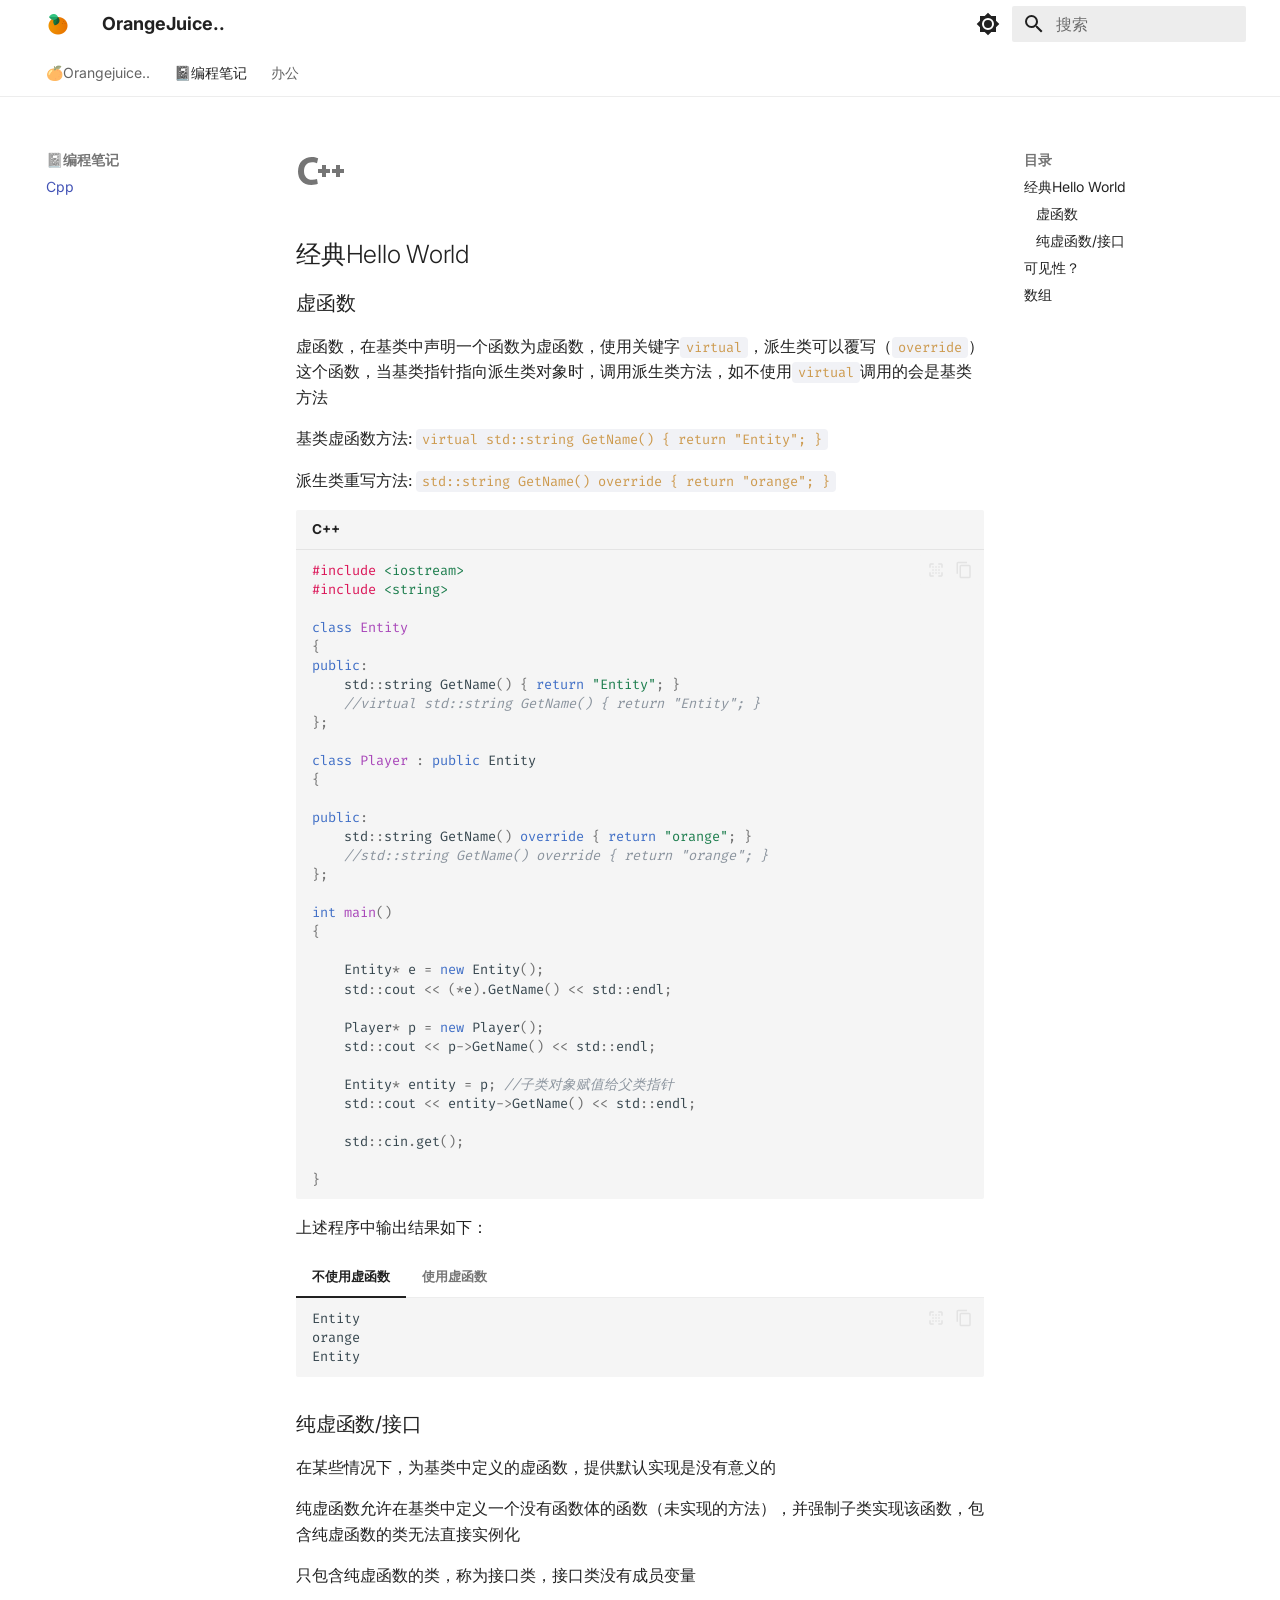
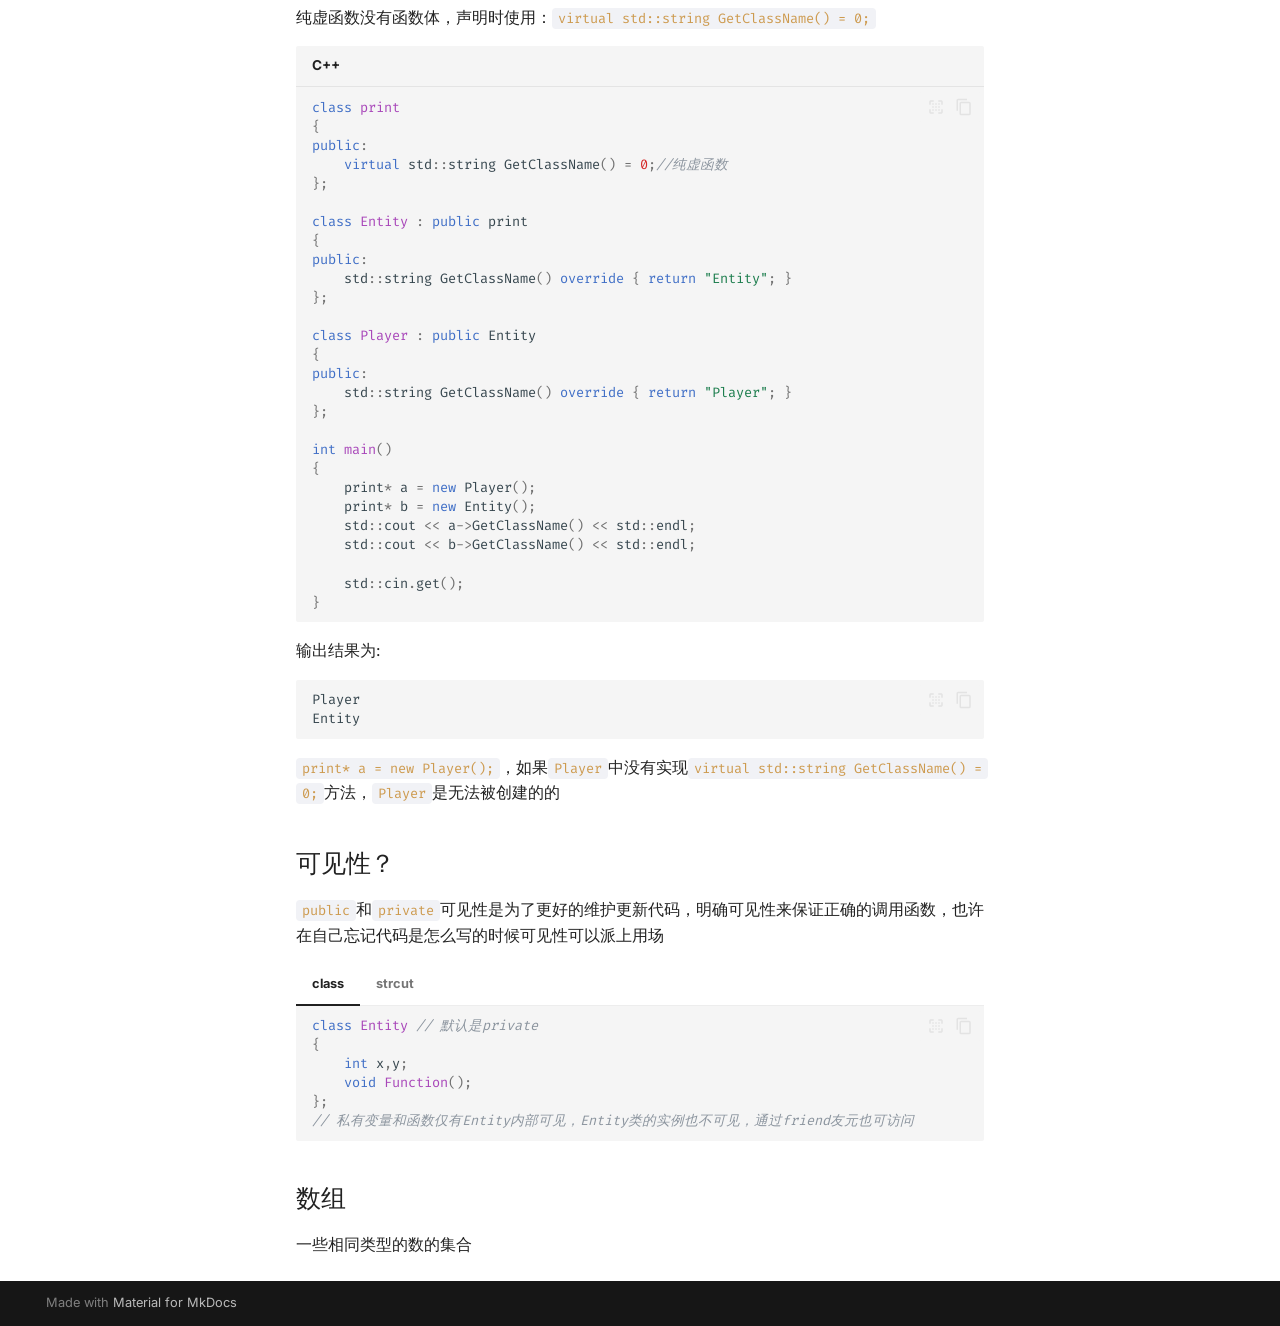
<file: Programming/Cpp/index.html>
<!doctype html>
<html lang="zh" class="no-js">
  <head>
    
      <meta charset="utf-8">
      <meta name="viewport" content="width=device-width,initial-scale=1">
      
      
      
        <link rel="canonical" href="https://mydomain.org/mysite/Programming/Cpp/">
      
      
        <link rel="prev" href="../../mkdocs/">
      
      
        <link rel="next" href="../../Working/Excel/">
      
      
        
      
      
      <link rel="icon" href="../../images/orange-96.png">
      <meta name="generator" content="mkdocs-1.6.1, mkdocs-material-9.7.1">
    
    
      
        <title>Cpp - OrangeJuice..</title>
      
    
    
      <link rel="stylesheet" href="../../assets/stylesheets/main.484c7ddc.min.css">
      
        
        <link rel="stylesheet" href="../../assets/stylesheets/palette.ab4e12ef.min.css">
      
      


    
    
      
    
    
      
        
        
        <link rel="preconnect" href="https://fonts.gstatic.com" crossorigin>
        <link rel="stylesheet" href="https://fonts.googleapis.com/css?family=Inter:300,300i,400,400i,700,700i%7CFira+Code:400,400i,700,700i&display=fallback">
        <style>:root{--md-text-font:"Inter";--md-code-font:"Fira Code"}</style>
      
    
    
      <link rel="stylesheet" href="../../stylesheets/extra.css">
    
    <script>__md_scope=new URL("../..",location),__md_hash=e=>[...e].reduce(((e,_)=>(e<<5)-e+_.charCodeAt(0)),0),__md_get=(e,_=localStorage,t=__md_scope)=>JSON.parse(_.getItem(t.pathname+"."+e)),__md_set=(e,_,t=localStorage,a=__md_scope)=>{try{t.setItem(a.pathname+"."+e,JSON.stringify(_))}catch(e){}}</script>
    
      

    
    
  </head>
  
  
    
    
      
    
    
    
    
    <body dir="ltr" data-md-color-scheme="default" data-md-color-primary="white" data-md-color-accent="cyan">
  
    
    <input class="md-toggle" data-md-toggle="drawer" type="checkbox" id="__drawer" autocomplete="off">
    <input class="md-toggle" data-md-toggle="search" type="checkbox" id="__search" autocomplete="off">
    <label class="md-overlay" for="__drawer"></label>
    <div data-md-component="skip">
      
        
        <a href="#_1" class="md-skip">
          跳转至
        </a>
      
    </div>
    <div data-md-component="announce">
      
    </div>
    
    
      

<header class="md-header" data-md-component="header">
  <nav class="md-header__inner md-grid" aria-label="页眉">
    <a href="../.." title="OrangeJuice.." class="md-header__button md-logo" aria-label="OrangeJuice.." data-md-component="logo">
      
  <img src="../../images/orange-96.png" alt="logo">

    </a>
    <label class="md-header__button md-icon" for="__drawer">
      
      <svg xmlns="http://www.w3.org/2000/svg" viewBox="0 0 24 24"><path d="M3 6h18v2H3zm0 5h18v2H3zm0 5h18v2H3z"/></svg>
    </label>
    <div class="md-header__title" data-md-component="header-title">
      <div class="md-header__ellipsis">
        <div class="md-header__topic">
          <span class="md-ellipsis">
            OrangeJuice..
          </span>
        </div>
        <div class="md-header__topic" data-md-component="header-topic">
          <span class="md-ellipsis">
            
              Cpp
            
          </span>
        </div>
      </div>
    </div>
    
      
        <form class="md-header__option" data-md-component="palette">
  
    
    
    
    <input class="md-option" data-md-color-media="" data-md-color-scheme="default" data-md-color-primary="white" data-md-color-accent="cyan"  aria-label="Switch to dark mode"  type="radio" name="__palette" id="__palette_0">
    
      <label class="md-header__button md-icon" title="Switch to dark mode" for="__palette_1" hidden>
        <svg xmlns="http://www.w3.org/2000/svg" viewBox="0 0 24 24"><path d="M12 8a4 4 0 0 0-4 4 4 4 0 0 0 4 4 4 4 0 0 0 4-4 4 4 0 0 0-4-4m0 10a6 6 0 0 1-6-6 6 6 0 0 1 6-6 6 6 0 0 1 6 6 6 6 0 0 1-6 6m8-9.31V4h-4.69L12 .69 8.69 4H4v4.69L.69 12 4 15.31V20h4.69L12 23.31 15.31 20H20v-4.69L23.31 12z"/></svg>
      </label>
    
  
    
    
    
    <input class="md-option" data-md-color-media="" data-md-color-scheme="slate" data-md-color-primary="white" data-md-color-accent="cyan"  aria-label="Switch to light mode"  type="radio" name="__palette" id="__palette_1">
    
      <label class="md-header__button md-icon" title="Switch to light mode" for="__palette_0" hidden>
        <svg xmlns="http://www.w3.org/2000/svg" viewBox="0 0 24 24"><path d="M12 18c-.89 0-1.74-.2-2.5-.55C11.56 16.5 13 14.42 13 12s-1.44-4.5-3.5-5.45C10.26 6.2 11.11 6 12 6a6 6 0 0 1 6 6 6 6 0 0 1-6 6m8-9.31V4h-4.69L12 .69 8.69 4H4v4.69L.69 12 4 15.31V20h4.69L12 23.31 15.31 20H20v-4.69L23.31 12z"/></svg>
      </label>
    
  
</form>
      
    
    
      <script>var palette=__md_get("__palette");if(palette&&palette.color){if("(prefers-color-scheme)"===palette.color.media){var media=matchMedia("(prefers-color-scheme: light)"),input=document.querySelector(media.matches?"[data-md-color-media='(prefers-color-scheme: light)']":"[data-md-color-media='(prefers-color-scheme: dark)']");palette.color.media=input.getAttribute("data-md-color-media"),palette.color.scheme=input.getAttribute("data-md-color-scheme"),palette.color.primary=input.getAttribute("data-md-color-primary"),palette.color.accent=input.getAttribute("data-md-color-accent")}for(var[key,value]of Object.entries(palette.color))document.body.setAttribute("data-md-color-"+key,value)}</script>
    
    
    
      
      
        <label class="md-header__button md-icon" for="__search">
          
          <svg xmlns="http://www.w3.org/2000/svg" viewBox="0 0 24 24"><path d="M9.5 3A6.5 6.5 0 0 1 16 9.5c0 1.61-.59 3.09-1.56 4.23l.27.27h.79l5 5-1.5 1.5-5-5v-.79l-.27-.27A6.52 6.52 0 0 1 9.5 16 6.5 6.5 0 0 1 3 9.5 6.5 6.5 0 0 1 9.5 3m0 2C7 5 5 7 5 9.5S7 14 9.5 14 14 12 14 9.5 12 5 9.5 5"/></svg>
        </label>
        <div class="md-search" data-md-component="search" role="dialog">
  <label class="md-search__overlay" for="__search"></label>
  <div class="md-search__inner" role="search">
    <form class="md-search__form" name="search">
      <input type="text" class="md-search__input" name="query" aria-label="搜索" placeholder="搜索" autocapitalize="off" autocorrect="off" autocomplete="off" spellcheck="false" data-md-component="search-query" required>
      <label class="md-search__icon md-icon" for="__search">
        
        <svg xmlns="http://www.w3.org/2000/svg" viewBox="0 0 24 24"><path d="M9.5 3A6.5 6.5 0 0 1 16 9.5c0 1.61-.59 3.09-1.56 4.23l.27.27h.79l5 5-1.5 1.5-5-5v-.79l-.27-.27A6.52 6.52 0 0 1 9.5 16 6.5 6.5 0 0 1 3 9.5 6.5 6.5 0 0 1 9.5 3m0 2C7 5 5 7 5 9.5S7 14 9.5 14 14 12 14 9.5 12 5 9.5 5"/></svg>
        
        <svg xmlns="http://www.w3.org/2000/svg" viewBox="0 0 24 24"><path d="M20 11v2H8l5.5 5.5-1.42 1.42L4.16 12l7.92-7.92L13.5 5.5 8 11z"/></svg>
      </label>
      <nav class="md-search__options" aria-label="查找">
        
        <button type="reset" class="md-search__icon md-icon" title="清空当前内容" aria-label="清空当前内容" tabindex="-1">
          
          <svg xmlns="http://www.w3.org/2000/svg" viewBox="0 0 24 24"><path d="M19 6.41 17.59 5 12 10.59 6.41 5 5 6.41 10.59 12 5 17.59 6.41 19 12 13.41 17.59 19 19 17.59 13.41 12z"/></svg>
        </button>
      </nav>
      
        <div class="md-search__suggest" data-md-component="search-suggest"></div>
      
    </form>
    <div class="md-search__output">
      <div class="md-search__scrollwrap" tabindex="0" data-md-scrollfix>
        <div class="md-search-result" data-md-component="search-result">
          <div class="md-search-result__meta">
            正在初始化搜索引擎
          </div>
          <ol class="md-search-result__list" role="presentation"></ol>
        </div>
      </div>
    </div>
  </div>
</div>
      
    
    
  </nav>
  
</header>
    
    <div class="md-container" data-md-component="container">
      
      
        
          
            
<nav class="md-tabs" aria-label="标签" data-md-component="tabs">
  <div class="md-grid">
    <ul class="md-tabs__list">
      
        
  
  
  
  
    
    
      <li class="md-tabs__item">
        <a href="../.." class="md-tabs__link">
          
  
  
  🍊Orangejuice..

        </a>
      </li>
    
  

      
        
  
  
  
    
  
  
    
    
      <li class="md-tabs__item md-tabs__item--active">
        <a href="./" class="md-tabs__link">
          
  
  
  📓编程笔记

        </a>
      </li>
    
  

      
        
  
  
  
  
    
    
      <li class="md-tabs__item">
        <a href="../../Working/Excel/" class="md-tabs__link">
          
  
  
  办公

        </a>
      </li>
    
  

      
    </ul>
  </div>
</nav>
          
        
      
      <main class="md-main" data-md-component="main">
        <div class="md-main__inner md-grid">
          
            
              
              <div class="md-sidebar md-sidebar--primary" data-md-component="sidebar" data-md-type="navigation" >
                <div class="md-sidebar__scrollwrap">
                  <div class="md-sidebar__inner">
                    


  


<nav class="md-nav md-nav--primary md-nav--lifted" aria-label="导航栏" data-md-level="0">
  <label class="md-nav__title" for="__drawer">
    <a href="../.." title="OrangeJuice.." class="md-nav__button md-logo" aria-label="OrangeJuice.." data-md-component="logo">
      
  <img src="../../images/orange-96.png" alt="logo">

    </a>
    OrangeJuice..
  </label>
  
  <ul class="md-nav__list" data-md-scrollfix>
    
      
      
  
  
  
  
    
    
    
    
      
      
        
      
    
    
    <li class="md-nav__item md-nav__item--nested">
      
        
        
        <input class="md-nav__toggle md-toggle " type="checkbox" id="__nav_1" >
        
          
          <label class="md-nav__link" for="__nav_1" id="__nav_1_label" tabindex="0">
            
  
  
  <span class="md-ellipsis">
    
  
    🍊Orangejuice..
  

    
  </span>
  
  

            <span class="md-nav__icon md-icon"></span>
          </label>
        
        <nav class="md-nav" data-md-level="1" aria-labelledby="__nav_1_label" aria-expanded="false">
          <label class="md-nav__title" for="__nav_1">
            <span class="md-nav__icon md-icon"></span>
            
  
    🍊Orangejuice..
  

          </label>
          <ul class="md-nav__list" data-md-scrollfix>
            
              
                
  
  
  
  
    <li class="md-nav__item">
      <a href="../.." class="md-nav__link">
        
  
  
  <span class="md-ellipsis">
    
  
    🍊首页
  

    
  </span>
  
  

      </a>
    </li>
  

              
            
              
                
  
  
  
  
    <li class="md-nav__item">
      <a href="../../mkdocs/" class="md-nav__link">
        
  
  
  <span class="md-ellipsis">
    
  
    📖MkDocs
  

    
  </span>
  
  

      </a>
    </li>
  

              
            
          </ul>
        </nav>
      
    </li>
  

    
      
      
  
  
    
  
  
  
    
    
    
    
      
        
        
      
      
        
      
    
    
    <li class="md-nav__item md-nav__item--active md-nav__item--section md-nav__item--nested">
      
        
        
        <input class="md-nav__toggle md-toggle " type="checkbox" id="__nav_2" checked>
        
          
          <label class="md-nav__link" for="__nav_2" id="__nav_2_label" tabindex="">
            
  
  
  <span class="md-ellipsis">
    
  
    📓编程笔记
  

    
  </span>
  
  

            <span class="md-nav__icon md-icon"></span>
          </label>
        
        <nav class="md-nav" data-md-level="1" aria-labelledby="__nav_2_label" aria-expanded="true">
          <label class="md-nav__title" for="__nav_2">
            <span class="md-nav__icon md-icon"></span>
            
  
    📓编程笔记
  

          </label>
          <ul class="md-nav__list" data-md-scrollfix>
            
              
                
  
  
    
  
  
  
    <li class="md-nav__item md-nav__item--active">
      
      <input class="md-nav__toggle md-toggle" type="checkbox" id="__toc">
      
      
        
      
      
        <label class="md-nav__link md-nav__link--active" for="__toc">
          
  
  
  <span class="md-ellipsis">
    
  
    Cpp
  

    
  </span>
  
  

          <span class="md-nav__icon md-icon"></span>
        </label>
      
      <a href="./" class="md-nav__link md-nav__link--active">
        
  
  
  <span class="md-ellipsis">
    
  
    Cpp
  

    
  </span>
  
  

      </a>
      
        

<nav class="md-nav md-nav--secondary" aria-label="目录">
  
  
  
    
  
  
    <label class="md-nav__title" for="__toc">
      <span class="md-nav__icon md-icon"></span>
      目录
    </label>
    <ul class="md-nav__list" data-md-component="toc" data-md-scrollfix>
      
        <li class="md-nav__item">
  <a href="#hello-world" class="md-nav__link">
    <span class="md-ellipsis">
      
        经典Hello World
      
    </span>
  </a>
  
    <nav class="md-nav" aria-label="经典Hello World">
      <ul class="md-nav__list">
        
          <li class="md-nav__item">
  <a href="#_2" class="md-nav__link">
    <span class="md-ellipsis">
      
        虚函数
      
    </span>
  </a>
  
</li>
        
          <li class="md-nav__item">
  <a href="#_3" class="md-nav__link">
    <span class="md-ellipsis">
      
        纯虚函数/接口
      
    </span>
  </a>
  
</li>
        
      </ul>
    </nav>
  
</li>
      
        <li class="md-nav__item">
  <a href="#_4" class="md-nav__link">
    <span class="md-ellipsis">
      
        可见性？
      
    </span>
  </a>
  
</li>
      
        <li class="md-nav__item">
  <a href="#_5" class="md-nav__link">
    <span class="md-ellipsis">
      
        数组
      
    </span>
  </a>
  
</li>
      
    </ul>
  
</nav>
      
    </li>
  

              
            
          </ul>
        </nav>
      
    </li>
  

    
      
      
  
  
  
  
    
    
    
    
      
      
        
      
    
    
    <li class="md-nav__item md-nav__item--nested">
      
        
        
        <input class="md-nav__toggle md-toggle " type="checkbox" id="__nav_3" >
        
          
          <label class="md-nav__link" for="__nav_3" id="__nav_3_label" tabindex="0">
            
  
  
  <span class="md-ellipsis">
    
  
    办公
  

    
  </span>
  
  

            <span class="md-nav__icon md-icon"></span>
          </label>
        
        <nav class="md-nav" data-md-level="1" aria-labelledby="__nav_3_label" aria-expanded="false">
          <label class="md-nav__title" for="__nav_3">
            <span class="md-nav__icon md-icon"></span>
            
  
    办公
  

          </label>
          <ul class="md-nav__list" data-md-scrollfix>
            
              
                
  
  
  
  
    <li class="md-nav__item">
      <a href="../../Working/Excel/" class="md-nav__link">
        
  
  
  <span class="md-ellipsis">
    
  
    Excel
  

    
  </span>
  
  

      </a>
    </li>
  

              
            
          </ul>
        </nav>
      
    </li>
  

    
  </ul>
</nav>
                  </div>
                </div>
              </div>
            
            
              
              <div class="md-sidebar md-sidebar--secondary" data-md-component="sidebar" data-md-type="toc" >
                <div class="md-sidebar__scrollwrap">
                  <div class="md-sidebar__inner">
                    

<nav class="md-nav md-nav--secondary" aria-label="目录">
  
  
  
    
  
  
    <label class="md-nav__title" for="__toc">
      <span class="md-nav__icon md-icon"></span>
      目录
    </label>
    <ul class="md-nav__list" data-md-component="toc" data-md-scrollfix>
      
        <li class="md-nav__item">
  <a href="#hello-world" class="md-nav__link">
    <span class="md-ellipsis">
      
        经典Hello World
      
    </span>
  </a>
  
    <nav class="md-nav" aria-label="经典Hello World">
      <ul class="md-nav__list">
        
          <li class="md-nav__item">
  <a href="#_2" class="md-nav__link">
    <span class="md-ellipsis">
      
        虚函数
      
    </span>
  </a>
  
</li>
        
          <li class="md-nav__item">
  <a href="#_3" class="md-nav__link">
    <span class="md-ellipsis">
      
        纯虚函数/接口
      
    </span>
  </a>
  
</li>
        
      </ul>
    </nav>
  
</li>
      
        <li class="md-nav__item">
  <a href="#_4" class="md-nav__link">
    <span class="md-ellipsis">
      
        可见性？
      
    </span>
  </a>
  
</li>
      
        <li class="md-nav__item">
  <a href="#_5" class="md-nav__link">
    <span class="md-ellipsis">
      
        数组
      
    </span>
  </a>
  
</li>
      
    </ul>
  
</nav>
                  </div>
                </div>
              </div>
            
          
          
            <div class="md-content" data-md-component="content">
              
              <article class="md-content__inner md-typeset">
                
                  



<h1 id="_1"><span class="twemoji lg"><svg xmlns="http://www.w3.org/2000/svg" viewBox="0 0 24 24"><path d="m10.5 15.97.41 2.44c-.26.14-.68.27-1.24.39-.57.13-1.24.2-2.01.2-2.21-.04-3.87-.7-4.98-1.96Q1 15.135 1 12.21c.05-2.31.72-4.08 2-5.32C4.32 5.64 5.96 5 7.94 5c.75 0 1.4.07 1.94.19s.94.25 1.2.4l-.58 2.49-1.06-.34c-.4-.1-.86-.15-1.39-.15-1.16-.01-2.12.36-2.87 1.1-.76.73-1.15 1.85-1.18 3.34 0 1.36.37 2.42 1.08 3.2.71.77 1.71 1.17 2.99 1.18l1.33-.12c.43-.08.79-.19 1.1-.32M11 11h2V9h2v2h2v2h-2v2h-2v-2h-2zm7 0h2V9h2v2h2v2h-2v2h-2v-2h-2z"/></svg></span></h1>
<h2 id="hello-world">经典Hello World</h2>
<h3 id="_2">虚函数</h3>
<p>虚函数，在基类中声明一个函数为虚函数，使用关键字<code>virtual</code>，派生类可以覆写（<code>override</code>）这个函数，当基类指针指向派生类对象时，调用派生类方法，如不使用<code>virtual</code>调用的会是基类方法</p>
<p>基类虚函数方法: <code>virtual std::string GetName() { return "Entity"; }</code></p>
<p>派生类重写方法: <code>std::string GetName() override { return "orange"; }</code></p>
<div class="language-C++ highlight"><span class="filename">C++</span><pre><span></span><code><span id="__span-0-1"><a id="__codelineno-0-1" name="__codelineno-0-1" href="#__codelineno-0-1"></a><span class="cp">#include</span><span class="w"> </span><span class="cpf">&lt;iostream&gt;</span>
</span><span id="__span-0-2"><a id="__codelineno-0-2" name="__codelineno-0-2" href="#__codelineno-0-2"></a><span class="cp">#include</span><span class="w"> </span><span class="cpf">&lt;string&gt;</span>
</span><span id="__span-0-3"><a id="__codelineno-0-3" name="__codelineno-0-3" href="#__codelineno-0-3"></a>
</span><span id="__span-0-4"><a id="__codelineno-0-4" name="__codelineno-0-4" href="#__codelineno-0-4"></a><span class="k">class</span><span class="w"> </span><span class="nc">Entity</span>
</span><span id="__span-0-5"><a id="__codelineno-0-5" name="__codelineno-0-5" href="#__codelineno-0-5"></a><span class="p">{</span>
</span><span id="__span-0-6"><a id="__codelineno-0-6" name="__codelineno-0-6" href="#__codelineno-0-6"></a><span class="k">public</span><span class="o">:</span>
</span><span id="__span-0-7"><a id="__codelineno-0-7" name="__codelineno-0-7" href="#__codelineno-0-7"></a><span class="w">    </span><span class="n">std</span><span class="o">::</span><span class="n">string</span><span class="w"> </span><span class="n">GetName</span><span class="p">()</span><span class="w"> </span><span class="p">{</span><span class="w"> </span><span class="k">return</span><span class="w"> </span><span class="s">&quot;Entity&quot;</span><span class="p">;</span><span class="w"> </span><span class="p">}</span>
</span><span id="__span-0-8"><a id="__codelineno-0-8" name="__codelineno-0-8" href="#__codelineno-0-8"></a><span class="w">    </span><span class="c1">//virtual std::string GetName() { return &quot;Entity&quot;; }</span>
</span><span id="__span-0-9"><a id="__codelineno-0-9" name="__codelineno-0-9" href="#__codelineno-0-9"></a><span class="p">};</span>
</span><span id="__span-0-10"><a id="__codelineno-0-10" name="__codelineno-0-10" href="#__codelineno-0-10"></a>
</span><span id="__span-0-11"><a id="__codelineno-0-11" name="__codelineno-0-11" href="#__codelineno-0-11"></a><span class="k">class</span><span class="w"> </span><span class="nc">Player</span><span class="w"> </span><span class="o">:</span><span class="w"> </span><span class="k">public</span><span class="w"> </span><span class="n">Entity</span>
</span><span id="__span-0-12"><a id="__codelineno-0-12" name="__codelineno-0-12" href="#__codelineno-0-12"></a><span class="p">{</span>
</span><span id="__span-0-13"><a id="__codelineno-0-13" name="__codelineno-0-13" href="#__codelineno-0-13"></a>
</span><span id="__span-0-14"><a id="__codelineno-0-14" name="__codelineno-0-14" href="#__codelineno-0-14"></a><span class="k">public</span><span class="o">:</span>
</span><span id="__span-0-15"><a id="__codelineno-0-15" name="__codelineno-0-15" href="#__codelineno-0-15"></a><span class="w">    </span><span class="n">std</span><span class="o">::</span><span class="n">string</span><span class="w"> </span><span class="n">GetName</span><span class="p">()</span><span class="w"> </span><span class="k">override</span><span class="w"> </span><span class="p">{</span><span class="w"> </span><span class="k">return</span><span class="w"> </span><span class="s">&quot;orange&quot;</span><span class="p">;</span><span class="w"> </span><span class="p">}</span><span class="w"> </span>
</span><span id="__span-0-16"><a id="__codelineno-0-16" name="__codelineno-0-16" href="#__codelineno-0-16"></a><span class="w">    </span><span class="c1">//std::string GetName() override { return &quot;orange&quot;; } </span>
</span><span id="__span-0-17"><a id="__codelineno-0-17" name="__codelineno-0-17" href="#__codelineno-0-17"></a><span class="p">};</span>
</span><span id="__span-0-18"><a id="__codelineno-0-18" name="__codelineno-0-18" href="#__codelineno-0-18"></a>
</span><span id="__span-0-19"><a id="__codelineno-0-19" name="__codelineno-0-19" href="#__codelineno-0-19"></a><span class="kt">int</span><span class="w"> </span><span class="nf">main</span><span class="p">()</span>
</span><span id="__span-0-20"><a id="__codelineno-0-20" name="__codelineno-0-20" href="#__codelineno-0-20"></a><span class="p">{</span>
</span><span id="__span-0-21"><a id="__codelineno-0-21" name="__codelineno-0-21" href="#__codelineno-0-21"></a>
</span><span id="__span-0-22"><a id="__codelineno-0-22" name="__codelineno-0-22" href="#__codelineno-0-22"></a><span class="w">    </span><span class="n">Entity</span><span class="o">*</span><span class="w"> </span><span class="n">e</span><span class="w"> </span><span class="o">=</span><span class="w"> </span><span class="k">new</span><span class="w"> </span><span class="n">Entity</span><span class="p">();</span>
</span><span id="__span-0-23"><a id="__codelineno-0-23" name="__codelineno-0-23" href="#__codelineno-0-23"></a><span class="w">    </span><span class="n">std</span><span class="o">::</span><span class="n">cout</span><span class="w"> </span><span class="o">&lt;&lt;</span><span class="w"> </span><span class="p">(</span><span class="o">*</span><span class="n">e</span><span class="p">).</span><span class="n">GetName</span><span class="p">()</span><span class="w"> </span><span class="o">&lt;&lt;</span><span class="w"> </span><span class="n">std</span><span class="o">::</span><span class="n">endl</span><span class="p">;</span>
</span><span id="__span-0-24"><a id="__codelineno-0-24" name="__codelineno-0-24" href="#__codelineno-0-24"></a>
</span><span id="__span-0-25"><a id="__codelineno-0-25" name="__codelineno-0-25" href="#__codelineno-0-25"></a><span class="w">    </span><span class="n">Player</span><span class="o">*</span><span class="w"> </span><span class="n">p</span><span class="w"> </span><span class="o">=</span><span class="w"> </span><span class="k">new</span><span class="w"> </span><span class="n">Player</span><span class="p">();</span>
</span><span id="__span-0-26"><a id="__codelineno-0-26" name="__codelineno-0-26" href="#__codelineno-0-26"></a><span class="w">    </span><span class="n">std</span><span class="o">::</span><span class="n">cout</span><span class="w"> </span><span class="o">&lt;&lt;</span><span class="w"> </span><span class="n">p</span><span class="o">-&gt;</span><span class="n">GetName</span><span class="p">()</span><span class="w"> </span><span class="o">&lt;&lt;</span><span class="w"> </span><span class="n">std</span><span class="o">::</span><span class="n">endl</span><span class="p">;</span>
</span><span id="__span-0-27"><a id="__codelineno-0-27" name="__codelineno-0-27" href="#__codelineno-0-27"></a>
</span><span id="__span-0-28"><a id="__codelineno-0-28" name="__codelineno-0-28" href="#__codelineno-0-28"></a><span class="w">    </span><span class="n">Entity</span><span class="o">*</span><span class="w"> </span><span class="n">entity</span><span class="w"> </span><span class="o">=</span><span class="w"> </span><span class="n">p</span><span class="p">;</span><span class="w"> </span><span class="c1">//子类对象赋值给父类指针</span>
</span><span id="__span-0-29"><a id="__codelineno-0-29" name="__codelineno-0-29" href="#__codelineno-0-29"></a><span class="w">    </span><span class="n">std</span><span class="o">::</span><span class="n">cout</span><span class="w"> </span><span class="o">&lt;&lt;</span><span class="w"> </span><span class="n">entity</span><span class="o">-&gt;</span><span class="n">GetName</span><span class="p">()</span><span class="w"> </span><span class="o">&lt;&lt;</span><span class="w"> </span><span class="n">std</span><span class="o">::</span><span class="n">endl</span><span class="p">;</span><span class="w"> </span>
</span><span id="__span-0-30"><a id="__codelineno-0-30" name="__codelineno-0-30" href="#__codelineno-0-30"></a>
</span><span id="__span-0-31"><a id="__codelineno-0-31" name="__codelineno-0-31" href="#__codelineno-0-31"></a><span class="w">    </span><span class="n">std</span><span class="o">::</span><span class="n">cin</span><span class="p">.</span><span class="n">get</span><span class="p">();</span>
</span><span id="__span-0-32"><a id="__codelineno-0-32" name="__codelineno-0-32" href="#__codelineno-0-32"></a>
</span><span id="__span-0-33"><a id="__codelineno-0-33" name="__codelineno-0-33" href="#__codelineno-0-33"></a><span class="p">}</span>
</span></code></pre></div>
<p>上述程序中输出结果如下：</p>
<div class="tabbed-set tabbed-alternate" data-tabs="1:2"><input checked="checked" id="__tabbed_1_1" name="__tabbed_1" type="radio" /><input id="__tabbed_1_2" name="__tabbed_1" type="radio" /><div class="tabbed-labels"><label for="__tabbed_1_1">不使用虚函数</label><label for="__tabbed_1_2">使用虚函数</label></div>
<div class="tabbed-content">
<div class="tabbed-block">
<div class="language-bash highlight"><pre><span></span><code><span id="__span-1-1"><a id="__codelineno-1-1" name="__codelineno-1-1" href="#__codelineno-1-1"></a>Entity
</span><span id="__span-1-2"><a id="__codelineno-1-2" name="__codelineno-1-2" href="#__codelineno-1-2"></a>orange
</span><span id="__span-1-3"><a id="__codelineno-1-3" name="__codelineno-1-3" href="#__codelineno-1-3"></a>Entity
</span></code></pre></div>
</div>
<div class="tabbed-block">
<div class="language-bash highlight"><pre><span></span><code><span id="__span-2-1"><a id="__codelineno-2-1" name="__codelineno-2-1" href="#__codelineno-2-1"></a>Entity
</span><span id="__span-2-2"><a id="__codelineno-2-2" name="__codelineno-2-2" href="#__codelineno-2-2"></a>orange
</span><span id="__span-2-3"><a id="__codelineno-2-3" name="__codelineno-2-3" href="#__codelineno-2-3"></a>orange
</span></code></pre></div>
</div>
</div>
</div>
<h3 id="_3">纯虚函数/接口</h3>
<p>在某些情况下，为基类中定义的虚函数，提供默认实现是没有意义的</p>
<p>纯虚函数允许在基类中定义一个没有函数体的函数（未实现的方法），并强制子类实现该函数，包含纯虚函数的类无法直接实例化</p>
<p>只包含纯虚函数的类，称为接口类，接口类没有成员变量</p>
<p>纯虚函数没有函数体，声明时使用：<code>virtual std::string GetClassName() = 0;</code></p>
<div class="language-C++ highlight"><span class="filename">C++</span><pre><span></span><code><span id="__span-3-1"><a id="__codelineno-3-1" name="__codelineno-3-1" href="#__codelineno-3-1"></a><span class="k">class</span><span class="w"> </span><span class="nc">print</span>
</span><span id="__span-3-2"><a id="__codelineno-3-2" name="__codelineno-3-2" href="#__codelineno-3-2"></a><span class="p">{</span>
</span><span id="__span-3-3"><a id="__codelineno-3-3" name="__codelineno-3-3" href="#__codelineno-3-3"></a><span class="k">public</span><span class="o">:</span>
</span><span id="__span-3-4"><a id="__codelineno-3-4" name="__codelineno-3-4" href="#__codelineno-3-4"></a><span class="w">    </span><span class="k">virtual</span><span class="w"> </span><span class="n">std</span><span class="o">::</span><span class="n">string</span><span class="w"> </span><span class="n">GetClassName</span><span class="p">()</span><span class="w"> </span><span class="o">=</span><span class="w"> </span><span class="mi">0</span><span class="p">;</span><span class="c1">//纯虚函数</span>
</span><span id="__span-3-5"><a id="__codelineno-3-5" name="__codelineno-3-5" href="#__codelineno-3-5"></a><span class="p">};</span>
</span><span id="__span-3-6"><a id="__codelineno-3-6" name="__codelineno-3-6" href="#__codelineno-3-6"></a>
</span><span id="__span-3-7"><a id="__codelineno-3-7" name="__codelineno-3-7" href="#__codelineno-3-7"></a><span class="k">class</span><span class="w"> </span><span class="nc">Entity</span><span class="w"> </span><span class="o">:</span><span class="w"> </span><span class="k">public</span><span class="w"> </span><span class="n">print</span>
</span><span id="__span-3-8"><a id="__codelineno-3-8" name="__codelineno-3-8" href="#__codelineno-3-8"></a><span class="p">{</span>
</span><span id="__span-3-9"><a id="__codelineno-3-9" name="__codelineno-3-9" href="#__codelineno-3-9"></a><span class="k">public</span><span class="o">:</span>
</span><span id="__span-3-10"><a id="__codelineno-3-10" name="__codelineno-3-10" href="#__codelineno-3-10"></a><span class="w">    </span><span class="n">std</span><span class="o">::</span><span class="n">string</span><span class="w"> </span><span class="n">GetClassName</span><span class="p">()</span><span class="w"> </span><span class="k">override</span><span class="w"> </span><span class="p">{</span><span class="w"> </span><span class="k">return</span><span class="w"> </span><span class="s">&quot;Entity&quot;</span><span class="p">;</span><span class="w"> </span><span class="p">}</span>
</span><span id="__span-3-11"><a id="__codelineno-3-11" name="__codelineno-3-11" href="#__codelineno-3-11"></a><span class="p">};</span>
</span><span id="__span-3-12"><a id="__codelineno-3-12" name="__codelineno-3-12" href="#__codelineno-3-12"></a>
</span><span id="__span-3-13"><a id="__codelineno-3-13" name="__codelineno-3-13" href="#__codelineno-3-13"></a><span class="k">class</span><span class="w"> </span><span class="nc">Player</span><span class="w"> </span><span class="o">:</span><span class="w"> </span><span class="k">public</span><span class="w"> </span><span class="n">Entity</span>
</span><span id="__span-3-14"><a id="__codelineno-3-14" name="__codelineno-3-14" href="#__codelineno-3-14"></a><span class="p">{</span>
</span><span id="__span-3-15"><a id="__codelineno-3-15" name="__codelineno-3-15" href="#__codelineno-3-15"></a><span class="k">public</span><span class="o">:</span>
</span><span id="__span-3-16"><a id="__codelineno-3-16" name="__codelineno-3-16" href="#__codelineno-3-16"></a><span class="w">    </span><span class="n">std</span><span class="o">::</span><span class="n">string</span><span class="w"> </span><span class="n">GetClassName</span><span class="p">()</span><span class="w"> </span><span class="k">override</span><span class="w"> </span><span class="p">{</span><span class="w"> </span><span class="k">return</span><span class="w"> </span><span class="s">&quot;Player&quot;</span><span class="p">;</span><span class="w"> </span><span class="p">}</span>
</span><span id="__span-3-17"><a id="__codelineno-3-17" name="__codelineno-3-17" href="#__codelineno-3-17"></a><span class="p">};</span>
</span><span id="__span-3-18"><a id="__codelineno-3-18" name="__codelineno-3-18" href="#__codelineno-3-18"></a>
</span><span id="__span-3-19"><a id="__codelineno-3-19" name="__codelineno-3-19" href="#__codelineno-3-19"></a><span class="kt">int</span><span class="w"> </span><span class="nf">main</span><span class="p">()</span>
</span><span id="__span-3-20"><a id="__codelineno-3-20" name="__codelineno-3-20" href="#__codelineno-3-20"></a><span class="p">{</span>
</span><span id="__span-3-21"><a id="__codelineno-3-21" name="__codelineno-3-21" href="#__codelineno-3-21"></a><span class="w">    </span><span class="n">print</span><span class="o">*</span><span class="w"> </span><span class="n">a</span><span class="w"> </span><span class="o">=</span><span class="w"> </span><span class="k">new</span><span class="w"> </span><span class="n">Player</span><span class="p">();</span><span class="w"> </span>
</span><span id="__span-3-22"><a id="__codelineno-3-22" name="__codelineno-3-22" href="#__codelineno-3-22"></a><span class="w">    </span><span class="n">print</span><span class="o">*</span><span class="w"> </span><span class="n">b</span><span class="w"> </span><span class="o">=</span><span class="w"> </span><span class="k">new</span><span class="w"> </span><span class="n">Entity</span><span class="p">();</span>
</span><span id="__span-3-23"><a id="__codelineno-3-23" name="__codelineno-3-23" href="#__codelineno-3-23"></a><span class="w">    </span><span class="n">std</span><span class="o">::</span><span class="n">cout</span><span class="w"> </span><span class="o">&lt;&lt;</span><span class="w"> </span><span class="n">a</span><span class="o">-&gt;</span><span class="n">GetClassName</span><span class="p">()</span><span class="w"> </span><span class="o">&lt;&lt;</span><span class="w"> </span><span class="n">std</span><span class="o">::</span><span class="n">endl</span><span class="p">;</span><span class="w"> </span>
</span><span id="__span-3-24"><a id="__codelineno-3-24" name="__codelineno-3-24" href="#__codelineno-3-24"></a><span class="w">    </span><span class="n">std</span><span class="o">::</span><span class="n">cout</span><span class="w"> </span><span class="o">&lt;&lt;</span><span class="w"> </span><span class="n">b</span><span class="o">-&gt;</span><span class="n">GetClassName</span><span class="p">()</span><span class="w"> </span><span class="o">&lt;&lt;</span><span class="w"> </span><span class="n">std</span><span class="o">::</span><span class="n">endl</span><span class="p">;</span><span class="w"> </span>
</span><span id="__span-3-25"><a id="__codelineno-3-25" name="__codelineno-3-25" href="#__codelineno-3-25"></a>
</span><span id="__span-3-26"><a id="__codelineno-3-26" name="__codelineno-3-26" href="#__codelineno-3-26"></a><span class="w">    </span><span class="n">std</span><span class="o">::</span><span class="n">cin</span><span class="p">.</span><span class="n">get</span><span class="p">();</span>
</span><span id="__span-3-27"><a id="__codelineno-3-27" name="__codelineno-3-27" href="#__codelineno-3-27"></a><span class="p">}</span>
</span></code></pre></div>
<p>输出结果为:</p>
<div class="language-bash highlight"><pre><span></span><code><span id="__span-4-1"><a id="__codelineno-4-1" name="__codelineno-4-1" href="#__codelineno-4-1"></a>Player
</span><span id="__span-4-2"><a id="__codelineno-4-2" name="__codelineno-4-2" href="#__codelineno-4-2"></a>Entity
</span></code></pre></div>
<p><code>print* a = new Player();</code>，如果<code>Player</code>中没有实现<code>virtual std::string GetClassName() = 0;</code>方法，<code>Player</code>是无法被创建的的</p>
<h2 id="_4">可见性？</h2>
<p><code>public</code>和<code>private</code>可见性是为了更好的维护更新代码，明确可见性来保证正确的调用函数，也许在自己忘记代码是怎么写的时候可见性可以派上用场</p>
<div class="tabbed-set tabbed-alternate" data-tabs="2:2"><input checked="checked" id="__tabbed_2_1" name="__tabbed_2" type="radio" /><input id="__tabbed_2_2" name="__tabbed_2" type="radio" /><div class="tabbed-labels"><label for="__tabbed_2_1">class</label><label for="__tabbed_2_2">strcut</label></div>
<div class="tabbed-content">
<div class="tabbed-block">
<div class="language-C++ highlight"><pre><span></span><code><span id="__span-5-1"><a id="__codelineno-5-1" name="__codelineno-5-1" href="#__codelineno-5-1"></a><span class="k">class</span><span class="w"> </span><span class="nc">Entity</span><span class="w"> </span><span class="c1">// 默认是private</span>
</span><span id="__span-5-2"><a id="__codelineno-5-2" name="__codelineno-5-2" href="#__codelineno-5-2"></a><span class="p">{</span>
</span><span id="__span-5-3"><a id="__codelineno-5-3" name="__codelineno-5-3" href="#__codelineno-5-3"></a><span class="w">    </span><span class="kt">int</span><span class="w"> </span><span class="n">x</span><span class="p">,</span><span class="n">y</span><span class="p">;</span>
</span><span id="__span-5-4"><a id="__codelineno-5-4" name="__codelineno-5-4" href="#__codelineno-5-4"></a><span class="w">    </span><span class="kt">void</span><span class="w"> </span><span class="nf">Function</span><span class="p">();</span>
</span><span id="__span-5-5"><a id="__codelineno-5-5" name="__codelineno-5-5" href="#__codelineno-5-5"></a><span class="p">};</span>
</span><span id="__span-5-6"><a id="__codelineno-5-6" name="__codelineno-5-6" href="#__codelineno-5-6"></a><span class="c1">// 私有变量和函数仅有Entity内部可见，Entity类的实例也不可见，通过friend友元也可访问</span>
</span></code></pre></div>
</div>
<div class="tabbed-block">
<div class="language-C++ highlight"><pre><span></span><code><span id="__span-6-1"><a id="__codelineno-6-1" name="__codelineno-6-1" href="#__codelineno-6-1"></a><span class="k">struct</span><span class="w"> </span><span class="nc">Entity</span><span class="w"> </span><span class="c1">//默认是public</span>
</span><span id="__span-6-2"><a id="__codelineno-6-2" name="__codelineno-6-2" href="#__codelineno-6-2"></a><span class="p">{</span>
</span><span id="__span-6-3"><a id="__codelineno-6-3" name="__codelineno-6-3" href="#__codelineno-6-3"></a><span class="w">    </span><span class="kt">int</span><span class="w"> </span><span class="n">x</span><span class="p">,</span><span class="n">y</span><span class="p">;</span>
</span><span id="__span-6-4"><a id="__codelineno-6-4" name="__codelineno-6-4" href="#__codelineno-6-4"></a><span class="w">    </span><span class="kt">void</span><span class="w"> </span><span class="nf">Function</span><span class="p">();</span>
</span><span id="__span-6-5"><a id="__codelineno-6-5" name="__codelineno-6-5" href="#__codelineno-6-5"></a><span class="p">};</span>
</span></code></pre></div>
</div>
</div>
</div>
<h2 id="_5">数组</h2>
<p>一些相同类型的数的集合</p>












                
              </article>
            </div>
          
          
<script>var target=document.getElementById(location.hash.slice(1));target&&target.name&&(target.checked=target.name.startsWith("__tabbed_"))</script>
        </div>
        
          <button type="button" class="md-top md-icon" data-md-component="top" hidden>
  
  <svg xmlns="http://www.w3.org/2000/svg" viewBox="0 0 24 24"><path d="M13 20h-2V8l-5.5 5.5-1.42-1.42L12 4.16l7.92 7.92-1.42 1.42L13 8z"/></svg>
  回到页面顶部
</button>
        
      </main>
      
        <footer class="md-footer">
  
  <div class="md-footer-meta md-typeset">
    <div class="md-footer-meta__inner md-grid">
      <div class="md-copyright">
  
  
    Made with
    <a href="https://squidfunk.github.io/mkdocs-material/" target="_blank" rel="noopener">
      Material for MkDocs
    </a>
  
</div>
      
    </div>
  </div>
</footer>
      
    </div>
    <div class="md-dialog" data-md-component="dialog">
      <div class="md-dialog__inner md-typeset"></div>
    </div>
    
    
    
      
      
      <script id="__config" type="application/json">{"annotate": null, "base": "../..", "features": ["search.suggest", "search.highlight", "navigation.tabs", "navigation.sections", "navigation.tracking", "navigation.top", "content.code.copy", "content.code.annotate", "content.code.select"], "search": "../../assets/javascripts/workers/search.2c215733.min.js", "tags": null, "translations": {"clipboard.copied": "\u5df2\u590d\u5236", "clipboard.copy": "\u590d\u5236", "search.result.more.one": "\u5728\u8be5\u9875\u4e0a\u8fd8\u6709 1 \u4e2a\u7b26\u5408\u6761\u4ef6\u7684\u7ed3\u679c", "search.result.more.other": "\u5728\u8be5\u9875\u4e0a\u8fd8\u6709 # \u4e2a\u7b26\u5408\u6761\u4ef6\u7684\u7ed3\u679c", "search.result.none": "\u6ca1\u6709\u627e\u5230\u7b26\u5408\u6761\u4ef6\u7684\u7ed3\u679c", "search.result.one": "\u627e\u5230 1 \u4e2a\u7b26\u5408\u6761\u4ef6\u7684\u7ed3\u679c", "search.result.other": "# \u4e2a\u7b26\u5408\u6761\u4ef6\u7684\u7ed3\u679c", "search.result.placeholder": "\u952e\u5165\u4ee5\u5f00\u59cb\u641c\u7d22", "search.result.term.missing": "\u7f3a\u5c11", "select.version": "\u9009\u62e9\u5f53\u524d\u7248\u672c"}, "version": null}</script>
    
    
      <script src="../../assets/javascripts/bundle.79ae519e.min.js"></script>
      
    
  </body>
</html>
</file>
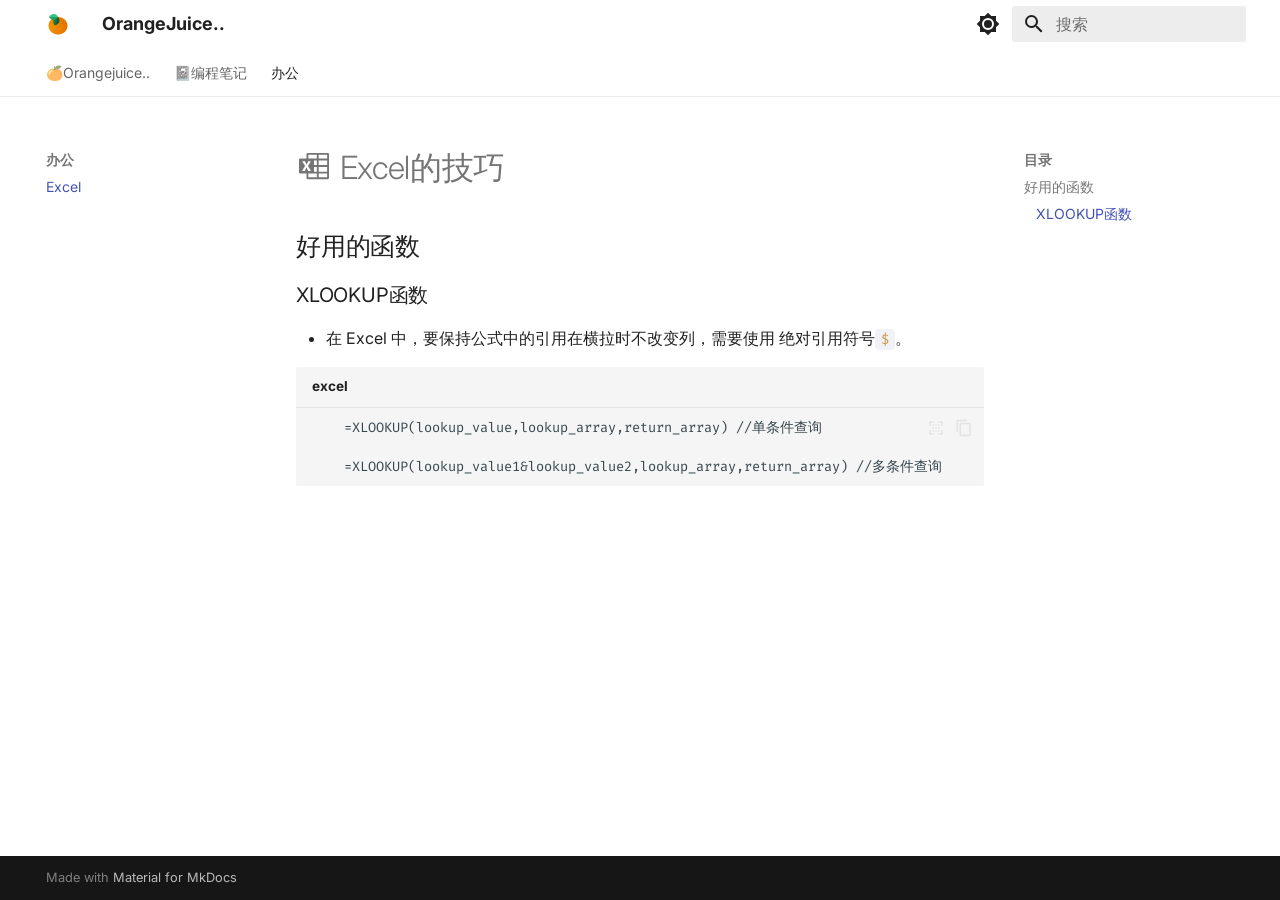
<file: Working/Excel/index.html>
<!doctype html>
<html lang="zh" class="no-js">
  <head>
    
      <meta charset="utf-8">
      <meta name="viewport" content="width=device-width,initial-scale=1">
      
      
      
        <link rel="canonical" href="https://mydomain.org/mysite/Working/Excel/">
      
      
        <link rel="prev" href="../../Programming/Cpp/">
      
      
      
        
      
      
      <link rel="icon" href="../../images/orange-96.png">
      <meta name="generator" content="mkdocs-1.6.1, mkdocs-material-9.7.1">
    
    
      
        <title>Excel - OrangeJuice..</title>
      
    
    
      <link rel="stylesheet" href="../../assets/stylesheets/main.484c7ddc.min.css">
      
        
        <link rel="stylesheet" href="../../assets/stylesheets/palette.ab4e12ef.min.css">
      
      


    
    
      
    
    
      
        
        
        <link rel="preconnect" href="https://fonts.gstatic.com" crossorigin>
        <link rel="stylesheet" href="https://fonts.googleapis.com/css?family=Inter:300,300i,400,400i,700,700i%7CFira+Code:400,400i,700,700i&display=fallback">
        <style>:root{--md-text-font:"Inter";--md-code-font:"Fira Code"}</style>
      
    
    
      <link rel="stylesheet" href="../../stylesheets/extra.css">
    
    <script>__md_scope=new URL("../..",location),__md_hash=e=>[...e].reduce(((e,_)=>(e<<5)-e+_.charCodeAt(0)),0),__md_get=(e,_=localStorage,t=__md_scope)=>JSON.parse(_.getItem(t.pathname+"."+e)),__md_set=(e,_,t=localStorage,a=__md_scope)=>{try{t.setItem(a.pathname+"."+e,JSON.stringify(_))}catch(e){}}</script>
    
      

    
    
  </head>
  
  
    
    
      
    
    
    
    
    <body dir="ltr" data-md-color-scheme="default" data-md-color-primary="white" data-md-color-accent="cyan">
  
    
    <input class="md-toggle" data-md-toggle="drawer" type="checkbox" id="__drawer" autocomplete="off">
    <input class="md-toggle" data-md-toggle="search" type="checkbox" id="__search" autocomplete="off">
    <label class="md-overlay" for="__drawer"></label>
    <div data-md-component="skip">
      
        
        <a href="#excel" class="md-skip">
          跳转至
        </a>
      
    </div>
    <div data-md-component="announce">
      
    </div>
    
    
      

<header class="md-header" data-md-component="header">
  <nav class="md-header__inner md-grid" aria-label="页眉">
    <a href="../.." title="OrangeJuice.." class="md-header__button md-logo" aria-label="OrangeJuice.." data-md-component="logo">
      
  <img src="../../images/orange-96.png" alt="logo">

    </a>
    <label class="md-header__button md-icon" for="__drawer">
      
      <svg xmlns="http://www.w3.org/2000/svg" viewBox="0 0 24 24"><path d="M3 6h18v2H3zm0 5h18v2H3zm0 5h18v2H3z"/></svg>
    </label>
    <div class="md-header__title" data-md-component="header-title">
      <div class="md-header__ellipsis">
        <div class="md-header__topic">
          <span class="md-ellipsis">
            OrangeJuice..
          </span>
        </div>
        <div class="md-header__topic" data-md-component="header-topic">
          <span class="md-ellipsis">
            
              Excel
            
          </span>
        </div>
      </div>
    </div>
    
      
        <form class="md-header__option" data-md-component="palette">
  
    
    
    
    <input class="md-option" data-md-color-media="" data-md-color-scheme="default" data-md-color-primary="white" data-md-color-accent="cyan"  aria-label="Switch to dark mode"  type="radio" name="__palette" id="__palette_0">
    
      <label class="md-header__button md-icon" title="Switch to dark mode" for="__palette_1" hidden>
        <svg xmlns="http://www.w3.org/2000/svg" viewBox="0 0 24 24"><path d="M12 8a4 4 0 0 0-4 4 4 4 0 0 0 4 4 4 4 0 0 0 4-4 4 4 0 0 0-4-4m0 10a6 6 0 0 1-6-6 6 6 0 0 1 6-6 6 6 0 0 1 6 6 6 6 0 0 1-6 6m8-9.31V4h-4.69L12 .69 8.69 4H4v4.69L.69 12 4 15.31V20h4.69L12 23.31 15.31 20H20v-4.69L23.31 12z"/></svg>
      </label>
    
  
    
    
    
    <input class="md-option" data-md-color-media="" data-md-color-scheme="slate" data-md-color-primary="white" data-md-color-accent="cyan"  aria-label="Switch to light mode"  type="radio" name="__palette" id="__palette_1">
    
      <label class="md-header__button md-icon" title="Switch to light mode" for="__palette_0" hidden>
        <svg xmlns="http://www.w3.org/2000/svg" viewBox="0 0 24 24"><path d="M12 18c-.89 0-1.74-.2-2.5-.55C11.56 16.5 13 14.42 13 12s-1.44-4.5-3.5-5.45C10.26 6.2 11.11 6 12 6a6 6 0 0 1 6 6 6 6 0 0 1-6 6m8-9.31V4h-4.69L12 .69 8.69 4H4v4.69L.69 12 4 15.31V20h4.69L12 23.31 15.31 20H20v-4.69L23.31 12z"/></svg>
      </label>
    
  
</form>
      
    
    
      <script>var palette=__md_get("__palette");if(palette&&palette.color){if("(prefers-color-scheme)"===palette.color.media){var media=matchMedia("(prefers-color-scheme: light)"),input=document.querySelector(media.matches?"[data-md-color-media='(prefers-color-scheme: light)']":"[data-md-color-media='(prefers-color-scheme: dark)']");palette.color.media=input.getAttribute("data-md-color-media"),palette.color.scheme=input.getAttribute("data-md-color-scheme"),palette.color.primary=input.getAttribute("data-md-color-primary"),palette.color.accent=input.getAttribute("data-md-color-accent")}for(var[key,value]of Object.entries(palette.color))document.body.setAttribute("data-md-color-"+key,value)}</script>
    
    
    
      
      
        <label class="md-header__button md-icon" for="__search">
          
          <svg xmlns="http://www.w3.org/2000/svg" viewBox="0 0 24 24"><path d="M9.5 3A6.5 6.5 0 0 1 16 9.5c0 1.61-.59 3.09-1.56 4.23l.27.27h.79l5 5-1.5 1.5-5-5v-.79l-.27-.27A6.52 6.52 0 0 1 9.5 16 6.5 6.5 0 0 1 3 9.5 6.5 6.5 0 0 1 9.5 3m0 2C7 5 5 7 5 9.5S7 14 9.5 14 14 12 14 9.5 12 5 9.5 5"/></svg>
        </label>
        <div class="md-search" data-md-component="search" role="dialog">
  <label class="md-search__overlay" for="__search"></label>
  <div class="md-search__inner" role="search">
    <form class="md-search__form" name="search">
      <input type="text" class="md-search__input" name="query" aria-label="搜索" placeholder="搜索" autocapitalize="off" autocorrect="off" autocomplete="off" spellcheck="false" data-md-component="search-query" required>
      <label class="md-search__icon md-icon" for="__search">
        
        <svg xmlns="http://www.w3.org/2000/svg" viewBox="0 0 24 24"><path d="M9.5 3A6.5 6.5 0 0 1 16 9.5c0 1.61-.59 3.09-1.56 4.23l.27.27h.79l5 5-1.5 1.5-5-5v-.79l-.27-.27A6.52 6.52 0 0 1 9.5 16 6.5 6.5 0 0 1 3 9.5 6.5 6.5 0 0 1 9.5 3m0 2C7 5 5 7 5 9.5S7 14 9.5 14 14 12 14 9.5 12 5 9.5 5"/></svg>
        
        <svg xmlns="http://www.w3.org/2000/svg" viewBox="0 0 24 24"><path d="M20 11v2H8l5.5 5.5-1.42 1.42L4.16 12l7.92-7.92L13.5 5.5 8 11z"/></svg>
      </label>
      <nav class="md-search__options" aria-label="查找">
        
        <button type="reset" class="md-search__icon md-icon" title="清空当前内容" aria-label="清空当前内容" tabindex="-1">
          
          <svg xmlns="http://www.w3.org/2000/svg" viewBox="0 0 24 24"><path d="M19 6.41 17.59 5 12 10.59 6.41 5 5 6.41 10.59 12 5 17.59 6.41 19 12 13.41 17.59 19 19 17.59 13.41 12z"/></svg>
        </button>
      </nav>
      
        <div class="md-search__suggest" data-md-component="search-suggest"></div>
      
    </form>
    <div class="md-search__output">
      <div class="md-search__scrollwrap" tabindex="0" data-md-scrollfix>
        <div class="md-search-result" data-md-component="search-result">
          <div class="md-search-result__meta">
            正在初始化搜索引擎
          </div>
          <ol class="md-search-result__list" role="presentation"></ol>
        </div>
      </div>
    </div>
  </div>
</div>
      
    
    
  </nav>
  
</header>
    
    <div class="md-container" data-md-component="container">
      
      
        
          
            
<nav class="md-tabs" aria-label="标签" data-md-component="tabs">
  <div class="md-grid">
    <ul class="md-tabs__list">
      
        
  
  
  
  
    
    
      <li class="md-tabs__item">
        <a href="../.." class="md-tabs__link">
          
  
  
  🍊Orangejuice..

        </a>
      </li>
    
  

      
        
  
  
  
  
    
    
      <li class="md-tabs__item">
        <a href="../../Programming/Cpp/" class="md-tabs__link">
          
  
  
  📓编程笔记

        </a>
      </li>
    
  

      
        
  
  
  
    
  
  
    
    
      <li class="md-tabs__item md-tabs__item--active">
        <a href="./" class="md-tabs__link">
          
  
  
  办公

        </a>
      </li>
    
  

      
    </ul>
  </div>
</nav>
          
        
      
      <main class="md-main" data-md-component="main">
        <div class="md-main__inner md-grid">
          
            
              
              <div class="md-sidebar md-sidebar--primary" data-md-component="sidebar" data-md-type="navigation" >
                <div class="md-sidebar__scrollwrap">
                  <div class="md-sidebar__inner">
                    


  


<nav class="md-nav md-nav--primary md-nav--lifted" aria-label="导航栏" data-md-level="0">
  <label class="md-nav__title" for="__drawer">
    <a href="../.." title="OrangeJuice.." class="md-nav__button md-logo" aria-label="OrangeJuice.." data-md-component="logo">
      
  <img src="../../images/orange-96.png" alt="logo">

    </a>
    OrangeJuice..
  </label>
  
  <ul class="md-nav__list" data-md-scrollfix>
    
      
      
  
  
  
  
    
    
    
    
      
      
        
      
    
    
    <li class="md-nav__item md-nav__item--nested">
      
        
        
        <input class="md-nav__toggle md-toggle " type="checkbox" id="__nav_1" >
        
          
          <label class="md-nav__link" for="__nav_1" id="__nav_1_label" tabindex="0">
            
  
  
  <span class="md-ellipsis">
    
  
    🍊Orangejuice..
  

    
  </span>
  
  

            <span class="md-nav__icon md-icon"></span>
          </label>
        
        <nav class="md-nav" data-md-level="1" aria-labelledby="__nav_1_label" aria-expanded="false">
          <label class="md-nav__title" for="__nav_1">
            <span class="md-nav__icon md-icon"></span>
            
  
    🍊Orangejuice..
  

          </label>
          <ul class="md-nav__list" data-md-scrollfix>
            
              
                
  
  
  
  
    <li class="md-nav__item">
      <a href="../.." class="md-nav__link">
        
  
  
  <span class="md-ellipsis">
    
  
    🍊首页
  

    
  </span>
  
  

      </a>
    </li>
  

              
            
              
                
  
  
  
  
    <li class="md-nav__item">
      <a href="../../mkdocs/" class="md-nav__link">
        
  
  
  <span class="md-ellipsis">
    
  
    📖MkDocs
  

    
  </span>
  
  

      </a>
    </li>
  

              
            
          </ul>
        </nav>
      
    </li>
  

    
      
      
  
  
  
  
    
    
    
    
      
      
        
      
    
    
    <li class="md-nav__item md-nav__item--nested">
      
        
        
        <input class="md-nav__toggle md-toggle " type="checkbox" id="__nav_2" >
        
          
          <label class="md-nav__link" for="__nav_2" id="__nav_2_label" tabindex="0">
            
  
  
  <span class="md-ellipsis">
    
  
    📓编程笔记
  

    
  </span>
  
  

            <span class="md-nav__icon md-icon"></span>
          </label>
        
        <nav class="md-nav" data-md-level="1" aria-labelledby="__nav_2_label" aria-expanded="false">
          <label class="md-nav__title" for="__nav_2">
            <span class="md-nav__icon md-icon"></span>
            
  
    📓编程笔记
  

          </label>
          <ul class="md-nav__list" data-md-scrollfix>
            
              
                
  
  
  
  
    <li class="md-nav__item">
      <a href="../../Programming/Cpp/" class="md-nav__link">
        
  
  
  <span class="md-ellipsis">
    
  
    Cpp
  

    
  </span>
  
  

      </a>
    </li>
  

              
            
          </ul>
        </nav>
      
    </li>
  

    
      
      
  
  
    
  
  
  
    
    
    
    
      
        
        
      
      
        
      
    
    
    <li class="md-nav__item md-nav__item--active md-nav__item--section md-nav__item--nested">
      
        
        
        <input class="md-nav__toggle md-toggle " type="checkbox" id="__nav_3" checked>
        
          
          <label class="md-nav__link" for="__nav_3" id="__nav_3_label" tabindex="">
            
  
  
  <span class="md-ellipsis">
    
  
    办公
  

    
  </span>
  
  

            <span class="md-nav__icon md-icon"></span>
          </label>
        
        <nav class="md-nav" data-md-level="1" aria-labelledby="__nav_3_label" aria-expanded="true">
          <label class="md-nav__title" for="__nav_3">
            <span class="md-nav__icon md-icon"></span>
            
  
    办公
  

          </label>
          <ul class="md-nav__list" data-md-scrollfix>
            
              
                
  
  
    
  
  
  
    <li class="md-nav__item md-nav__item--active">
      
      <input class="md-nav__toggle md-toggle" type="checkbox" id="__toc">
      
      
        
      
      
        <label class="md-nav__link md-nav__link--active" for="__toc">
          
  
  
  <span class="md-ellipsis">
    
  
    Excel
  

    
  </span>
  
  

          <span class="md-nav__icon md-icon"></span>
        </label>
      
      <a href="./" class="md-nav__link md-nav__link--active">
        
  
  
  <span class="md-ellipsis">
    
  
    Excel
  

    
  </span>
  
  

      </a>
      
        

<nav class="md-nav md-nav--secondary" aria-label="目录">
  
  
  
    
  
  
    <label class="md-nav__title" for="__toc">
      <span class="md-nav__icon md-icon"></span>
      目录
    </label>
    <ul class="md-nav__list" data-md-component="toc" data-md-scrollfix>
      
        <li class="md-nav__item">
  <a href="#_1" class="md-nav__link">
    <span class="md-ellipsis">
      
        好用的函数
      
    </span>
  </a>
  
    <nav class="md-nav" aria-label="好用的函数">
      <ul class="md-nav__list">
        
          <li class="md-nav__item">
  <a href="#xlookup" class="md-nav__link">
    <span class="md-ellipsis">
      
        XLOOKUP函数
      
    </span>
  </a>
  
</li>
        
      </ul>
    </nav>
  
</li>
      
    </ul>
  
</nav>
      
    </li>
  

              
            
          </ul>
        </nav>
      
    </li>
  

    
  </ul>
</nav>
                  </div>
                </div>
              </div>
            
            
              
              <div class="md-sidebar md-sidebar--secondary" data-md-component="sidebar" data-md-type="toc" >
                <div class="md-sidebar__scrollwrap">
                  <div class="md-sidebar__inner">
                    

<nav class="md-nav md-nav--secondary" aria-label="目录">
  
  
  
    
  
  
    <label class="md-nav__title" for="__toc">
      <span class="md-nav__icon md-icon"></span>
      目录
    </label>
    <ul class="md-nav__list" data-md-component="toc" data-md-scrollfix>
      
        <li class="md-nav__item">
  <a href="#_1" class="md-nav__link">
    <span class="md-ellipsis">
      
        好用的函数
      
    </span>
  </a>
  
    <nav class="md-nav" aria-label="好用的函数">
      <ul class="md-nav__list">
        
          <li class="md-nav__item">
  <a href="#xlookup" class="md-nav__link">
    <span class="md-ellipsis">
      
        XLOOKUP函数
      
    </span>
  </a>
  
</li>
        
      </ul>
    </nav>
  
</li>
      
    </ul>
  
</nav>
                  </div>
                </div>
              </div>
            
          
          
            <div class="md-content" data-md-component="content">
              
              <article class="md-content__inner md-typeset">
                
                  



<h1 id="excel"><span class="twemoji"><svg xmlns="http://www.w3.org/2000/svg" viewBox="0 0 24 24"><path d="M21.17 3.25q.33 0 .59.25.24.24.24.58v15.84q0 .34-.24.58-.26.25-.59.25H7.83q-.33 0-.59-.25-.24-.24-.24-.58V17H2.83q-.33 0-.59-.24Q2 16.5 2 16.17V7.83q0-.33.24-.59Q2.5 7 2.83 7H7V4.08q0-.34.24-.58.26-.25.59-.25M7 13.06l1.18 2.22h1.79L8 12.06l1.93-3.17H8.22L7.13 10.9l-.04.06-.03.07q-.26-.53-.56-1.07-.25-.53-.53-1.07H4.16l1.89 3.19L4 15.28h1.78m8.1 4.22V17H8.25v2.5m5.63-3.75v-3.12H12v3.12m1.88-4.37V8.25H12v3.13M13.88 7V4.5H8.25V7m12.5 12.5V17h-5.62v2.5m5.62-3.75v-3.12h-5.62v3.12m5.62-4.37V8.25h-5.62v3.13M20.75 7V4.5h-5.62V7Z"/></svg></span> Excel的技巧</h1>
<h2 id="_1">好用的函数</h2>
<h3 id="xlookup">XLOOKUP函数</h3>
<ul>
<li>在 Excel 中，要保持公式中的引用在横拉时不改变列，需要使用 绝对引用符号<code>$</code>。</li>
</ul>
<div class="language-text highlight"><span class="filename">excel</span><pre><span></span><code><span id="__span-0-1"><a id="__codelineno-0-1" name="__codelineno-0-1" href="#__codelineno-0-1"></a>    =XLOOKUP(lookup_value,lookup_array,return_array) //单条件查询
</span><span id="__span-0-2"><a id="__codelineno-0-2" name="__codelineno-0-2" href="#__codelineno-0-2"></a>
</span><span id="__span-0-3"><a id="__codelineno-0-3" name="__codelineno-0-3" href="#__codelineno-0-3"></a>    =XLOOKUP(lookup_value1&amp;lookup_value2,lookup_array,return_array) //多条件查询
</span></code></pre></div>












                
              </article>
            </div>
          
          
<script>var target=document.getElementById(location.hash.slice(1));target&&target.name&&(target.checked=target.name.startsWith("__tabbed_"))</script>
        </div>
        
          <button type="button" class="md-top md-icon" data-md-component="top" hidden>
  
  <svg xmlns="http://www.w3.org/2000/svg" viewBox="0 0 24 24"><path d="M13 20h-2V8l-5.5 5.5-1.42-1.42L12 4.16l7.92 7.92-1.42 1.42L13 8z"/></svg>
  回到页面顶部
</button>
        
      </main>
      
        <footer class="md-footer">
  
  <div class="md-footer-meta md-typeset">
    <div class="md-footer-meta__inner md-grid">
      <div class="md-copyright">
  
  
    Made with
    <a href="https://squidfunk.github.io/mkdocs-material/" target="_blank" rel="noopener">
      Material for MkDocs
    </a>
  
</div>
      
    </div>
  </div>
</footer>
      
    </div>
    <div class="md-dialog" data-md-component="dialog">
      <div class="md-dialog__inner md-typeset"></div>
    </div>
    
    
    
      
      
      <script id="__config" type="application/json">{"annotate": null, "base": "../..", "features": ["search.suggest", "search.highlight", "navigation.tabs", "navigation.sections", "navigation.tracking", "navigation.top", "content.code.copy", "content.code.annotate", "content.code.select"], "search": "../../assets/javascripts/workers/search.2c215733.min.js", "tags": null, "translations": {"clipboard.copied": "\u5df2\u590d\u5236", "clipboard.copy": "\u590d\u5236", "search.result.more.one": "\u5728\u8be5\u9875\u4e0a\u8fd8\u6709 1 \u4e2a\u7b26\u5408\u6761\u4ef6\u7684\u7ed3\u679c", "search.result.more.other": "\u5728\u8be5\u9875\u4e0a\u8fd8\u6709 # \u4e2a\u7b26\u5408\u6761\u4ef6\u7684\u7ed3\u679c", "search.result.none": "\u6ca1\u6709\u627e\u5230\u7b26\u5408\u6761\u4ef6\u7684\u7ed3\u679c", "search.result.one": "\u627e\u5230 1 \u4e2a\u7b26\u5408\u6761\u4ef6\u7684\u7ed3\u679c", "search.result.other": "# \u4e2a\u7b26\u5408\u6761\u4ef6\u7684\u7ed3\u679c", "search.result.placeholder": "\u952e\u5165\u4ee5\u5f00\u59cb\u641c\u7d22", "search.result.term.missing": "\u7f3a\u5c11", "select.version": "\u9009\u62e9\u5f53\u524d\u7248\u672c"}, "version": null}</script>
    
    
      <script src="../../assets/javascripts/bundle.79ae519e.min.js"></script>
      
    
  </body>
</html>
</file>
<file: stylesheets/extra.css>
/*浅色场景*/
[data-md-color-scheme="default"] 
{

/* 修改正文链接的默认颜色 */
.md-typeset a {
  color: #1b589eb6; /* 你的清新橘 */
  text-decoration: none; /* 去掉下划线（可选） */
  border-bottom: 1px solid transparent; /* 为悬停动画做准备 */
  transition: color 0.3s, border-bottom 0.3s;
}

/* 修改鼠标悬停时的链接颜色 */
.md-typeset a:hover {
  color: #f1a533f1; /* 悬停时稍微加深一点橘色 */
  border-bottom: 1px solid #f1a533f1; /* 悬停时显示下划线 */
}


/* 卡片基础样式美化，浅色场景*/
.grid.cards > ul > li {
  border: 1px solid #f0f0f0; /* 极浅的边框 */
  border-radius: 12px;       /* 圆角 */
  transition: all 0.5s ease; /* 平滑动画 */
  background-color: #ffffff;
}

/* 鼠标悬停时的效果 */
.grid.cards > ul > li:hover {
  border-color: #13878b3f;     /* 青绿*/
  box-shadow: 0 10px 20px rgba(12, 77, 68, 0.158); /* 橘色投影 */
  transform: translateY(-12px); /* 向上浮动 */
}

/* 卡片内标题颜色 */
.grid.cards > ul > li strong {
  color: #14bdaf7c;
}

.grid.cards > ul > li:hover strong {
  color: #f1a533f1;
}

/* 修改`sd`行内代码样式 */
:not(pre) > code {
    /*color: #ff4766 !important;  文字颜色 */
    color: #cc984bfb !important; /* 文字颜色 */
    background-color: #f1f2f6 !important; /* 背景色 */
    padding: 0.1rem 0.3rem;
    border-radius: 0.2rem;
}

/* 注释颜色 */
.highlight .c,  /* 通用注释 */
.highlight .c1, /* 单行注释 */
.highlight .cm, /* 多行注释 */
.highlight .cs  /* 特殊注释 (例如 C# 的 doc tags) */ {
    color: #8b949e !important; 
    font-style: italic;
}

}

/*#################################################################################*/

/*深色场景*/
[data-md-color-scheme="slate"] 
{


/* 修改正文链接的默认颜色 */
.md-typeset a {
  color: #4184cff3; /* 你的清新橘 */
  text-decoration: none; /* 去掉下划线（可选） */
  border-bottom: 1px solid transparent; /* 为悬停动画做准备 */
  transition: color 0.3s, border-bottom 0.3s;
}

/* 修改鼠标悬停时的链接颜色 */
.md-typeset a:hover {
  color: #f1a533f1; /* 悬停时稍微加深一点橘色 */
  border-bottom: 1px solid #f1a533f1; /* 悬停时显示下划线 */
}


/* 卡片基础样式美化，浅色场景*/
.grid.cards > ul > li {
  border: 1px solid #969696a8; /* 极浅的边框 */
  border-radius: 12px;       /* 圆角 */
  transition: all 0.5s ease; /* 平滑动画 */
  background-color: #36393a9a;
}

/* 鼠标悬停时的效果 */
.grid.cards > ul > li:hover {
  border-color: #13878b3f;     /* 青绿*/
  box-shadow: 0 10px 20px rgba(12, 77, 68, 0.158); /* 橘色投影 */
  transform: translateY(-12px); /* 向上浮动 */
}

/* 卡片内标题颜色 */
.grid.cards > ul > li strong {
  color: #14bdaf7c;
}

.grid.cards > ul > li:hover strong {
  color: #f1a533f1;
}
}
</file>
<file: assets/stylesheets/main.484c7ddc.min.css>
@charset "UTF-8";html{-webkit-text-size-adjust:none;-moz-text-size-adjust:none;text-size-adjust:none;box-sizing:border-box}*,:after,:before{box-sizing:inherit}@media (prefers-reduced-motion){*,:after,:before{transition:none!important}}body{margin:0}a,button,input,label{-webkit-tap-highlight-color:transparent}a{color:inherit;text-decoration:none}hr{border:0;box-sizing:initial;display:block;height:.05rem;overflow:visible;padding:0}small{font-size:80%}sub,sup{line-height:1em}img{border-style:none}table{border-collapse:initial;border-spacing:0}td,th{font-weight:400;vertical-align:top}button{background:#0000;border:0;font-family:inherit;font-size:inherit;margin:0;padding:0}input{border:0;outline:none}:root{--md-primary-fg-color:#4051b5;--md-primary-fg-color--light:#5d6cc0;--md-primary-fg-color--dark:#303fa1;--md-primary-bg-color:#fff;--md-primary-bg-color--light:#ffffffb3;--md-accent-fg-color:#526cfe;--md-accent-fg-color--transparent:#526cfe1a;--md-accent-bg-color:#fff;--md-accent-bg-color--light:#ffffffb3}[data-md-color-scheme=default]{color-scheme:light}[data-md-color-scheme=default] img[src$="#gh-dark-mode-only"],[data-md-color-scheme=default] img[src$="#only-dark"]{display:none}:root,[data-md-color-scheme=default]{--md-hue:225deg;--md-default-fg-color:#000000de;--md-default-fg-color--light:#0000008a;--md-default-fg-color--lighter:#00000052;--md-default-fg-color--lightest:#00000012;--md-default-bg-color:#fff;--md-default-bg-color--light:#ffffffb3;--md-default-bg-color--lighter:#ffffff4d;--md-default-bg-color--lightest:#ffffff1f;--md-code-fg-color:#36464e;--md-code-bg-color:#f5f5f5;--md-code-bg-color--light:#f5f5f5b3;--md-code-bg-color--lighter:#f5f5f54d;--md-code-hl-color:#4287ff;--md-code-hl-color--light:#4287ff1a;--md-code-hl-number-color:#d52a2a;--md-code-hl-special-color:#db1457;--md-code-hl-function-color:#a846b9;--md-code-hl-constant-color:#6e59d9;--md-code-hl-keyword-color:#3f6ec6;--md-code-hl-string-color:#1c7d4d;--md-code-hl-name-color:var(--md-code-fg-color);--md-code-hl-operator-color:var(--md-default-fg-color--light);--md-code-hl-punctuation-color:var(--md-default-fg-color--light);--md-code-hl-comment-color:var(--md-default-fg-color--light);--md-code-hl-generic-color:var(--md-default-fg-color--light);--md-code-hl-variable-color:var(--md-default-fg-color--light);--md-typeset-color:var(--md-default-fg-color);--md-typeset-a-color:var(--md-primary-fg-color);--md-typeset-del-color:#f5503d26;--md-typeset-ins-color:#0bd57026;--md-typeset-kbd-color:#fafafa;--md-typeset-kbd-accent-color:#fff;--md-typeset-kbd-border-color:#b8b8b8;--md-typeset-mark-color:#ffff0080;--md-typeset-table-color:#0000001f;--md-typeset-table-color--light:rgba(0,0,0,.035);--md-admonition-fg-color:var(--md-default-fg-color);--md-admonition-bg-color:var(--md-default-bg-color);--md-warning-fg-color:#000000de;--md-warning-bg-color:#ff9;--md-footer-fg-color:#fff;--md-footer-fg-color--light:#ffffffb3;--md-footer-fg-color--lighter:#ffffff73;--md-footer-bg-color:#000000de;--md-footer-bg-color--dark:#00000052;--md-shadow-z1:0 0.2rem 0.5rem #0000000d,0 0 0.05rem #0000001a;--md-shadow-z2:0 0.2rem 0.5rem #0000001a,0 0 0.05rem #00000040;--md-shadow-z3:0 0.2rem 0.5rem #0003,0 0 0.05rem #00000059}.md-icon svg{fill:currentcolor;display:block;height:1.2rem;width:1.2rem}body{-webkit-font-smoothing:antialiased;-moz-osx-font-smoothing:grayscale;--md-text-font-family:var(--md-text-font,_),-apple-system,BlinkMacSystemFont,Helvetica,Arial,sans-serif;--md-code-font-family:var(--md-code-font,_),SFMono-Regular,Consolas,Menlo,monospace}aside,body,input{font-feature-settings:"kern","liga";color:var(--md-typeset-color);font-family:var(--md-text-font-family)}code,kbd,pre{font-feature-settings:"kern";font-family:var(--md-code-font-family)}:root{--md-typeset-table-sort-icon:url('data:image/svg+xml;charset=utf-8,<svg xmlns="http://www.w3.org/2000/svg" viewBox="0 0 24 24"><path d="m18 21-4-4h3V7h-3l4-4 4 4h-3v10h3M2 19v-2h10v2M2 13v-2h7v2M2 7V5h4v2z"/></svg>');--md-typeset-table-sort-icon--asc:url('data:image/svg+xml;charset=utf-8,<svg xmlns="http://www.w3.org/2000/svg" viewBox="0 0 24 24"><path d="M19 17h3l-4 4-4-4h3V3h2M2 17h10v2H2M6 5v2H2V5m0 6h7v2H2z"/></svg>');--md-typeset-table-sort-icon--desc:url('data:image/svg+xml;charset=utf-8,<svg xmlns="http://www.w3.org/2000/svg" viewBox="0 0 24 24"><path d="M19 7h3l-4-4-4 4h3v14h2M2 17h10v2H2M6 5v2H2V5m0 6h7v2H2z"/></svg>')}.md-typeset{-webkit-print-color-adjust:exact;color-adjust:exact;font-size:.8rem;line-height:1.6;overflow-wrap:break-word}@media print{.md-typeset{font-size:.68rem}}.md-typeset blockquote,.md-typeset dl,.md-typeset figure,.md-typeset ol,.md-typeset pre,.md-typeset ul{margin-bottom:1em;margin-top:1em}.md-typeset h1{color:var(--md-default-fg-color--light);font-size:2em;line-height:1.3;margin:0 0 1.25em}.md-typeset h1,.md-typeset h2{font-weight:300;letter-spacing:-.01em}.md-typeset h2{font-size:1.5625em;line-height:1.4;margin:1.6em 0 .64em}.md-typeset h3{font-size:1.25em;font-weight:400;letter-spacing:-.01em;line-height:1.5;margin:1.6em 0 .8em}.md-typeset h2+h3{margin-top:.8em}.md-typeset h4{font-weight:700;letter-spacing:-.01em;margin:1em 0}.md-typeset h5,.md-typeset h6{color:var(--md-default-fg-color--light);font-size:.8em;font-weight:700;letter-spacing:-.01em;margin:1.25em 0}.md-typeset h5{text-transform:uppercase}.md-typeset h5 code{text-transform:none}.md-typeset hr{border-bottom:.05rem solid var(--md-default-fg-color--lightest);display:flow-root;margin:1.5em 0}.md-typeset a{color:var(--md-typeset-a-color);word-break:break-word}.md-typeset a,.md-typeset a:before{transition:color 125ms}.md-typeset a:focus,.md-typeset a:hover{color:var(--md-accent-fg-color)}.md-typeset a:focus code,.md-typeset a:hover code{background-color:var(--md-accent-fg-color--transparent);color:var(--md-accent-fg-color)}.md-typeset a code{color:var(--md-typeset-a-color)}.md-typeset a.focus-visible{outline-color:var(--md-accent-fg-color);outline-offset:.2rem}.md-typeset code,.md-typeset kbd,.md-typeset pre{color:var(--md-code-fg-color);direction:ltr;font-variant-ligatures:none;transition:background-color 125ms}@media print{.md-typeset code,.md-typeset kbd,.md-typeset pre{white-space:pre-wrap}}.md-typeset code{background-color:var(--md-code-bg-color);border-radius:.1rem;-webkit-box-decoration-break:clone;box-decoration-break:clone;font-size:.85em;padding:0 .2941176471em;transition:color 125ms,background-color 125ms;word-break:break-word}.md-typeset code:not(.focus-visible){-webkit-tap-highlight-color:transparent;outline:none}.md-typeset pre{display:flow-root;line-height:1.4;position:relative}.md-typeset pre>code{-webkit-box-decoration-break:slice;box-decoration-break:slice;box-shadow:none;display:block;margin:0;outline-color:var(--md-accent-fg-color);overflow:auto;padding:.7720588235em 1.1764705882em;scrollbar-color:var(--md-default-fg-color--lighter) #0000;scrollbar-width:thin;touch-action:auto;word-break:normal}.md-typeset pre>code:hover{scrollbar-color:var(--md-accent-fg-color) #0000}.md-typeset pre>code::-webkit-scrollbar{height:.2rem;width:.2rem}.md-typeset pre>code::-webkit-scrollbar-thumb{background-color:var(--md-default-fg-color--lighter)}.md-typeset pre>code::-webkit-scrollbar-thumb:hover{background-color:var(--md-accent-fg-color)}.md-typeset kbd{background-color:var(--md-typeset-kbd-color);border-radius:.1rem;box-shadow:0 .1rem 0 .05rem var(--md-typeset-kbd-border-color),0 .1rem 0 var(--md-typeset-kbd-border-color),0 -.1rem .2rem var(--md-typeset-kbd-accent-color) inset;color:var(--md-default-fg-color);display:inline-block;font-size:.75em;padding:0 .6666666667em;vertical-align:text-top;word-break:break-word}.md-typeset mark{background-color:var(--md-typeset-mark-color);-webkit-box-decoration-break:clone;box-decoration-break:clone;color:inherit;word-break:break-word}.md-typeset abbr{cursor:help;text-decoration:none}.md-typeset [data-preview],.md-typeset abbr{border-bottom:.05rem dotted var(--md-default-fg-color--light)}.md-typeset small{opacity:.75}[dir=ltr] .md-typeset sub,[dir=ltr] .md-typeset sup{margin-left:.078125em}[dir=rtl] .md-typeset sub,[dir=rtl] .md-typeset sup{margin-right:.078125em}[dir=ltr] .md-typeset blockquote{padding-left:.6rem}[dir=rtl] .md-typeset blockquote{padding-right:.6rem}[dir=ltr] .md-typeset blockquote{border-left:.2rem solid var(--md-default-fg-color--lighter)}[dir=rtl] .md-typeset blockquote{border-right:.2rem solid var(--md-default-fg-color--lighter)}.md-typeset blockquote{color:var(--md-default-fg-color--light);margin-left:0;margin-right:0}.md-typeset ul{list-style-type:disc}.md-typeset ul[type]{list-style-type:revert-layer}[dir=ltr] .md-typeset ol,[dir=ltr] .md-typeset ul{margin-left:.625em}[dir=rtl] .md-typeset ol,[dir=rtl] .md-typeset ul{margin-right:.625em}.md-typeset ol,.md-typeset ul{padding:0}.md-typeset ol:not([hidden]),.md-typeset ul:not([hidden]){display:flow-root}.md-typeset ol ol,.md-typeset ul ol{list-style-type:lower-alpha}.md-typeset ol ol ol,.md-typeset ul ol ol{list-style-type:lower-roman}.md-typeset ol ol ol ol,.md-typeset ul ol ol ol{list-style-type:upper-alpha}.md-typeset ol ol ol ol ol,.md-typeset ul ol ol ol ol{list-style-type:upper-roman}.md-typeset ol[type],.md-typeset ul[type]{list-style-type:revert-layer}[dir=ltr] .md-typeset ol li,[dir=ltr] .md-typeset ul li{margin-left:1.25em}[dir=rtl] .md-typeset ol li,[dir=rtl] .md-typeset ul li{margin-right:1.25em}.md-typeset ol li,.md-typeset ul li{margin-bottom:.5em}.md-typeset ol li blockquote,.md-typeset ol li p,.md-typeset ul li blockquote,.md-typeset ul li p{margin:.5em 0}.md-typeset ol li:last-child,.md-typeset ul li:last-child{margin-bottom:0}[dir=ltr] .md-typeset ol li ol,[dir=ltr] .md-typeset ol li ul,[dir=ltr] .md-typeset ul li ol,[dir=ltr] .md-typeset ul li ul{margin-left:.625em}[dir=rtl] .md-typeset ol li ol,[dir=rtl] .md-typeset ol li ul,[dir=rtl] .md-typeset ul li ol,[dir=rtl] .md-typeset ul li ul{margin-right:.625em}.md-typeset ol li ol,.md-typeset ol li ul,.md-typeset ul li ol,.md-typeset ul li ul{margin-bottom:.5em;margin-top:.5em}[dir=ltr] .md-typeset dd{margin-left:1.875em}[dir=rtl] .md-typeset dd{margin-right:1.875em}.md-typeset dd{margin-bottom:1.5em;margin-top:1em}.md-typeset img,.md-typeset svg,.md-typeset video{height:auto;max-width:100%}.md-typeset img[align=left]{margin:1em 1em 1em 0}.md-typeset img[align=right]{margin:1em 0 1em 1em}.md-typeset img[align]:only-child{margin-top:0}.md-typeset figure{display:flow-root;margin:1em auto;max-width:100%;text-align:center;width:fit-content}.md-typeset figure img{display:block;margin:0 auto}.md-typeset figcaption{font-style:italic;margin:1em auto;max-width:24rem}.md-typeset iframe{max-width:100%}.md-typeset table:not([class]){background-color:var(--md-default-bg-color);border:.05rem solid var(--md-typeset-table-color);border-radius:.1rem;display:inline-block;font-size:.64rem;max-width:100%;overflow:auto;touch-action:auto}@media print{.md-typeset table:not([class]){display:table}}.md-typeset table:not([class])+*{margin-top:1.5em}.md-typeset table:not([class]) td>:first-child,.md-typeset table:not([class]) th>:first-child{margin-top:0}.md-typeset table:not([class]) td>:last-child,.md-typeset table:not([class]) th>:last-child{margin-bottom:0}.md-typeset table:not([class]) td:not([align]),.md-typeset table:not([class]) th:not([align]){text-align:left}[dir=rtl] .md-typeset table:not([class]) td:not([align]),[dir=rtl] .md-typeset table:not([class]) th:not([align]){text-align:right}.md-typeset table:not([class]) th{font-weight:700;min-width:5rem;padding:.9375em 1.25em;vertical-align:top}.md-typeset table:not([class]) td{border-top:.05rem solid var(--md-typeset-table-color);padding:.9375em 1.25em;vertical-align:top}.md-typeset table:not([class]) tbody tr{transition:background-color 125ms}.md-typeset table:not([class]) tbody tr:hover{background-color:var(--md-typeset-table-color--light);box-shadow:0 .05rem 0 var(--md-default-bg-color) inset}.md-typeset table:not([class]) a{word-break:normal}.md-typeset table th[role=columnheader]{cursor:pointer}[dir=ltr] .md-typeset table th[role=columnheader]:after{margin-left:.5em}[dir=rtl] .md-typeset table th[role=columnheader]:after{margin-right:.5em}.md-typeset table th[role=columnheader]:after{content:"";display:inline-block;height:1.2em;-webkit-mask-image:var(--md-typeset-table-sort-icon);mask-image:var(--md-typeset-table-sort-icon);-webkit-mask-repeat:no-repeat;mask-repeat:no-repeat;-webkit-mask-size:contain;mask-size:contain;transition:background-color 125ms;vertical-align:text-bottom;width:1.2em}.md-typeset table th[role=columnheader]:hover:after{background-color:var(--md-default-fg-color--lighter)}.md-typeset table th[role=columnheader][aria-sort=ascending]:after{background-color:var(--md-default-fg-color--light);-webkit-mask-image:var(--md-typeset-table-sort-icon--asc);mask-image:var(--md-typeset-table-sort-icon--asc)}.md-typeset table th[role=columnheader][aria-sort=descending]:after{background-color:var(--md-default-fg-color--light);-webkit-mask-image:var(--md-typeset-table-sort-icon--desc);mask-image:var(--md-typeset-table-sort-icon--desc)}.md-typeset__scrollwrap{margin:1em -.8rem;overflow-x:auto;touch-action:auto}.md-typeset__table{display:inline-block;margin-bottom:.5em;padding:0 .8rem}@media print{.md-typeset__table{display:block}}html .md-typeset__table table{display:table;margin:0;overflow:hidden;width:100%}@media screen and (max-width:44.984375em){.md-content__inner>pre{margin:1em -.8rem}.md-content__inner>pre code{border-radius:0}}.md-typeset .md-author{border-radius:100%;display:block;flex-shrink:0;height:1.6rem;overflow:hidden;position:relative;transition:color 125ms,transform 125ms;width:1.6rem}.md-typeset .md-author img{display:block}.md-typeset .md-author--more{background:var(--md-default-fg-color--lightest);color:var(--md-default-fg-color--lighter);font-size:.6rem;font-weight:700;line-height:1.6rem;text-align:center}.md-typeset .md-author--long{height:2.4rem;width:2.4rem}.md-typeset a.md-author{transform:scale(1)}.md-typeset a.md-author img{border-radius:100%;filter:grayscale(100%) opacity(75%);transition:filter 125ms}.md-typeset a.md-author:focus,.md-typeset a.md-author:hover{transform:scale(1.1);z-index:1}.md-typeset a.md-author:focus img,.md-typeset a.md-author:hover img{filter:grayscale(0)}.md-banner{background-color:var(--md-footer-bg-color);color:var(--md-footer-fg-color);overflow:auto}@media print{.md-banner{display:none}}.md-banner--warning{background-color:var(--md-warning-bg-color);color:var(--md-warning-fg-color)}.md-banner__inner{font-size:.7rem;margin:.6rem auto;padding:0 .8rem}[dir=ltr] .md-banner__button{float:right}[dir=rtl] .md-banner__button{float:left}.md-banner__button{color:inherit;cursor:pointer;transition:opacity .25s}.no-js .md-banner__button{display:none}.md-banner__button:hover{opacity:.7}html{font-size:125%;height:100%;overflow-x:hidden}@media screen and (min-width:100em){html{font-size:137.5%}}@media screen and (min-width:125em){html{font-size:150%}}body{background-color:var(--md-default-bg-color);display:flex;flex-direction:column;font-size:.5rem;min-height:100%;position:relative;width:100%}@media print{body{display:block}}@media screen and (max-width:59.984375em){body[data-md-scrolllock]{position:fixed}}.md-grid{margin-left:auto;margin-right:auto;max-width:61rem}.md-container{display:flex;flex-direction:column;flex-grow:1}@media print{.md-container{display:block}}.md-main{flex-grow:1}.md-main__inner{display:flex;height:100%;margin-top:1.5rem}.md-ellipsis{overflow:hidden;text-overflow:ellipsis}.md-toggle{display:none}.md-option{height:0;opacity:0;position:absolute;width:0}.md-option:checked+label:not([hidden]){display:block}.md-option.focus-visible+label{outline-color:var(--md-accent-fg-color);outline-style:auto}.md-skip{background-color:var(--md-default-fg-color);border-radius:.1rem;color:var(--md-default-bg-color);font-size:.64rem;margin:.5rem;opacity:0;outline-color:var(--md-accent-fg-color);padding:.3rem .5rem;position:fixed;transform:translateY(.4rem);z-index:-1}.md-skip:focus{opacity:1;transform:translateY(0);transition:transform .25s cubic-bezier(.4,0,.2,1),opacity 175ms 75ms;z-index:10}@page{margin:25mm}:root{--md-clipboard-icon:url('data:image/svg+xml;charset=utf-8,<svg xmlns="http://www.w3.org/2000/svg" viewBox="0 0 24 24"><path d="M19 21H8V7h11m0-2H8a2 2 0 0 0-2 2v14a2 2 0 0 0 2 2h11a2 2 0 0 0 2-2V7a2 2 0 0 0-2-2m-3-4H4a2 2 0 0 0-2 2v14h2V3h12z"/></svg>')}.md-clipboard{border-radius:.1rem;color:var(--md-default-fg-color--lightest);cursor:pointer;height:1.5em;outline-color:var(--md-accent-fg-color);outline-offset:.1rem;transition:color .25s;width:1.5em;z-index:1}@media print{.md-clipboard{display:none}}.md-clipboard:not(.focus-visible){-webkit-tap-highlight-color:transparent;outline:none}:hover>.md-clipboard{color:var(--md-default-fg-color--light)}.md-clipboard:focus,.md-clipboard:hover{color:var(--md-accent-fg-color)}.md-clipboard:after{background-color:currentcolor;content:"";display:block;height:1.125em;margin:0 auto;-webkit-mask-image:var(--md-clipboard-icon);mask-image:var(--md-clipboard-icon);-webkit-mask-position:center;mask-position:center;-webkit-mask-repeat:no-repeat;mask-repeat:no-repeat;-webkit-mask-size:contain;mask-size:contain;width:1.125em}.md-clipboard--inline{cursor:pointer}.md-clipboard--inline code{transition:color .25s,background-color .25s}.md-clipboard--inline:focus code,.md-clipboard--inline:hover code{background-color:var(--md-accent-fg-color--transparent);color:var(--md-accent-fg-color)}:root{--md-code-select-icon:url('data:image/svg+xml;charset=utf-8,<svg xmlns="http://www.w3.org/2000/svg" viewBox="0 0 24 24"><path d="M19 19h-4v2h4c1.1 0 2-.9 2-2v-4h-2m0-12h-4v2h4v4h2V5c0-1.1-.9-2-2-2M5 5h4V3H5c-1.1 0-2 .9-2 2v4h2m0 6H3v4c0 1.1.9 2 2 2h4v-2H5zm2-4h2v2H7zm4 0h2v2h-2zm4 0h2v2h-2zM7 7h2v2H7zm4 0h2v2h-2zm4 0h2v2h-2zm-8 8h2v2H7zm4 0h2v2h-2zm4 0h2v2h-2z"/></svg>');--md-code-copy-icon:url('data:image/svg+xml;charset=utf-8,<svg xmlns="http://www.w3.org/2000/svg" viewBox="0 0 24 24"><path d="M19 21H8V7h11m0-2H8a2 2 0 0 0-2 2v14a2 2 0 0 0 2 2h11a2 2 0 0 0 2-2V7a2 2 0 0 0-2-2m-3-4H4a2 2 0 0 0-2 2v14h2V3h12z"/></svg>')}.md-typeset .md-code__content{display:grid}.md-code__nav{background-color:var(--md-code-bg-color--lighter);border-radius:.1rem;display:flex;gap:.2rem;padding:.2rem;position:absolute;right:.25em;top:.25em;transition:background-color .25s;z-index:1}:hover>.md-code__nav{background-color:var(--md-code-bg-color--light)}.md-code__button{color:var(--md-default-fg-color--lightest);cursor:pointer;display:block;height:1.5em;outline-color:var(--md-accent-fg-color);outline-offset:.1rem;transition:color .25s;width:1.5em}:hover>*>.md-code__button{color:var(--md-default-fg-color--light)}.md-code__button.focus-visible,.md-code__button:hover{color:var(--md-accent-fg-color)}.md-code__button--active{color:var(--md-default-fg-color)!important}.md-code__button:after{background-color:currentcolor;content:"";display:block;height:1.125em;margin:0 auto;-webkit-mask-position:center;mask-position:center;-webkit-mask-repeat:no-repeat;mask-repeat:no-repeat;-webkit-mask-size:contain;mask-size:contain;width:1.125em}.md-code__button[data-md-type=select]:after{-webkit-mask-image:var(--md-code-select-icon);mask-image:var(--md-code-select-icon)}.md-code__button[data-md-type=copy]:after{-webkit-mask-image:var(--md-code-copy-icon);mask-image:var(--md-code-copy-icon)}@keyframes consent{0%{opacity:0;transform:translateY(100%)}to{opacity:1;transform:translateY(0)}}@keyframes overlay{0%{opacity:0}to{opacity:1}}.md-consent__overlay{animation:overlay .25s both;-webkit-backdrop-filter:blur(.1rem);backdrop-filter:blur(.1rem);background-color:#0000008a;height:100%;opacity:1;position:fixed;top:0;width:100%;z-index:5}.md-consent__inner{animation:consent .5s cubic-bezier(.1,.7,.1,1) both;background-color:var(--md-default-bg-color);border:0;border-radius:.1rem;bottom:0;box-shadow:0 0 .2rem #0000001a,0 .2rem .4rem #0003;max-height:100%;overflow:auto;padding:0;position:fixed;width:100%;z-index:5}.md-consent__form{padding:.8rem}.md-consent__settings{display:none;margin:1em 0}input:checked+.md-consent__settings{display:block}.md-consent__controls{margin-bottom:.8rem}.md-typeset .md-consent__controls .md-button{display:inline}@media screen and (max-width:44.984375em){.md-typeset .md-consent__controls .md-button{display:block;margin-top:.4rem;text-align:center;width:100%}}.md-consent label{cursor:pointer}.md-content{flex-grow:1;min-width:0}.md-content__inner{margin:0 .8rem 1.2rem;padding-top:.6rem}@media screen and (min-width:76.25em){[dir=ltr] .md-sidebar--primary:not([hidden])~.md-content>.md-content__inner{margin-left:1.2rem}[dir=ltr] .md-sidebar--secondary:not([hidden])~.md-content>.md-content__inner,[dir=rtl] .md-sidebar--primary:not([hidden])~.md-content>.md-content__inner{margin-right:1.2rem}[dir=rtl] .md-sidebar--secondary:not([hidden])~.md-content>.md-content__inner{margin-left:1.2rem}}.md-content__inner:before{content:"";display:block;height:.4rem}.md-content__inner>:last-child{margin-bottom:0}[dir=ltr] .md-content__button{float:right}[dir=rtl] .md-content__button{float:left}[dir=ltr] .md-content__button{margin-left:.4rem}[dir=rtl] .md-content__button{margin-right:.4rem}.md-content__button{margin:.4rem 0;padding:0}@media print{.md-content__button{display:none}}.md-typeset .md-content__button{color:var(--md-default-fg-color--lighter)}.md-content__button svg{display:inline;vertical-align:top}[dir=rtl] .md-content__button svg{transform:scaleX(-1)}[dir=ltr] .md-dialog{right:.8rem}[dir=rtl] .md-dialog{left:.8rem}.md-dialog{background-color:var(--md-default-fg-color);border-radius:.1rem;bottom:.8rem;box-shadow:var(--md-shadow-z3);min-width:11.1rem;opacity:0;padding:.4rem .6rem;pointer-events:none;position:fixed;transform:translateY(100%);transition:transform 0ms .4s,opacity .4s;z-index:4}@media print{.md-dialog{display:none}}.md-dialog--active{opacity:1;pointer-events:auto;transform:translateY(0);transition:transform .4s cubic-bezier(.075,.85,.175,1),opacity .4s}.md-dialog__inner{color:var(--md-default-bg-color);font-size:.7rem}.md-feedback{margin:2em 0 1em;text-align:center}.md-feedback fieldset{border:none;margin:0;padding:0}.md-feedback__title{font-weight:700;margin:1em auto}.md-feedback__inner{position:relative}.md-feedback__list{display:flex;flex-wrap:wrap;place-content:baseline center;position:relative}.md-feedback__list:hover .md-icon:not(:disabled){color:var(--md-default-fg-color--lighter)}:disabled .md-feedback__list{min-height:1.8rem}.md-feedback__icon{color:var(--md-default-fg-color--light);cursor:pointer;flex-shrink:0;margin:0 .1rem;transition:color 125ms}.md-feedback__icon:not(:disabled).md-icon:hover{color:var(--md-accent-fg-color)}.md-feedback__icon:disabled{color:var(--md-default-fg-color--lightest);pointer-events:none}.md-feedback__note{opacity:0;position:relative;transform:translateY(.4rem);transition:transform .4s cubic-bezier(.1,.7,.1,1),opacity .15s}.md-feedback__note>*{margin:0 auto;max-width:16rem}:disabled .md-feedback__note{opacity:1;transform:translateY(0)}@media print{.md-feedback{display:none}}.md-footer{background-color:var(--md-footer-bg-color);color:var(--md-footer-fg-color)}@media print{.md-footer{display:none}}.md-footer__inner{justify-content:space-between;overflow:auto;padding:.2rem}.md-footer__inner:not([hidden]){display:flex}.md-footer__link{align-items:end;display:flex;flex-grow:0.01;margin-bottom:.4rem;margin-top:1rem;max-width:100%;outline-color:var(--md-accent-fg-color);overflow:hidden;transition:opacity .25s}.md-footer__link:focus,.md-footer__link:hover{opacity:.7}[dir=rtl] .md-footer__link svg{transform:scaleX(-1)}@media screen and (max-width:44.984375em){.md-footer__link--prev{flex-shrink:0}.md-footer__link--prev .md-footer__title{display:none}}[dir=ltr] .md-footer__link--next{margin-left:auto}[dir=rtl] .md-footer__link--next{margin-right:auto}.md-footer__link--next{text-align:right}[dir=rtl] .md-footer__link--next{text-align:left}.md-footer__title{flex-grow:1;font-size:.9rem;margin-bottom:.7rem;max-width:calc(100% - 2.4rem);padding:0 1rem;white-space:nowrap}.md-footer__button{margin:.2rem;padding:.4rem}.md-footer__direction{font-size:.64rem;opacity:.7}.md-footer-meta{background-color:var(--md-footer-bg-color--dark)}.md-footer-meta__inner{display:flex;flex-wrap:wrap;justify-content:space-between;padding:.2rem}html .md-footer-meta.md-typeset a{color:var(--md-footer-fg-color--light)}html .md-footer-meta.md-typeset a:focus,html .md-footer-meta.md-typeset a:hover{color:var(--md-footer-fg-color)}.md-copyright{color:var(--md-footer-fg-color--lighter);font-size:.64rem;margin:auto .6rem;padding:.4rem 0;width:100%}@media screen and (min-width:45em){.md-copyright{width:auto}}.md-copyright__highlight{color:var(--md-footer-fg-color--light)}.md-social{display:inline-flex;gap:.2rem;margin:0 .4rem;padding:.2rem 0 .6rem}@media screen and (min-width:45em){.md-social{padding:.6rem 0}}.md-social__link{display:inline-block;height:1.6rem;text-align:center;width:1.6rem}.md-social__link:before{line-height:1.9}.md-social__link svg{fill:currentcolor;max-height:.8rem;vertical-align:-25%}.md-typeset .md-button{border:.1rem solid;border-radius:.1rem;color:var(--md-primary-fg-color);cursor:pointer;display:inline-block;font-weight:700;padding:.625em 2em;transition:color 125ms,background-color 125ms,border-color 125ms}.md-typeset .md-button--primary{background-color:var(--md-primary-fg-color);border-color:var(--md-primary-fg-color);color:var(--md-primary-bg-color)}.md-typeset .md-button:focus,.md-typeset .md-button:hover{background-color:var(--md-accent-fg-color);border-color:var(--md-accent-fg-color);color:var(--md-accent-bg-color)}[dir=ltr] .md-typeset .md-input{border-top-left-radius:.1rem}[dir=ltr] .md-typeset .md-input,[dir=rtl] .md-typeset .md-input{border-top-right-radius:.1rem}[dir=rtl] .md-typeset .md-input{border-top-left-radius:.1rem}.md-typeset .md-input{border-bottom:.1rem solid var(--md-default-fg-color--lighter);box-shadow:var(--md-shadow-z1);font-size:.8rem;height:1.8rem;padding:0 .6rem;transition:border .25s,box-shadow .25s}.md-typeset .md-input:focus,.md-typeset .md-input:hover{border-bottom-color:var(--md-accent-fg-color);box-shadow:var(--md-shadow-z2)}.md-typeset .md-input--stretch{width:100%}.md-header{background-color:var(--md-primary-fg-color);box-shadow:0 0 .2rem #0000,0 .2rem .4rem #0000;color:var(--md-primary-bg-color);display:block;left:0;position:sticky;right:0;top:0;z-index:4}@media print{.md-header{display:none}}.md-header[hidden]{transform:translateY(-100%);transition:transform .25s cubic-bezier(.8,0,.6,1),box-shadow .25s}.md-header--shadow{box-shadow:0 0 .2rem #0000001a,0 .2rem .4rem #0003;transition:transform .25s cubic-bezier(.1,.7,.1,1),box-shadow .25s}.md-header__inner{align-items:center;display:flex;padding:0 .2rem}.md-header__button{color:currentcolor;cursor:pointer;margin:.2rem;outline-color:var(--md-accent-fg-color);padding:.4rem;position:relative;transition:opacity .25s;vertical-align:middle;z-index:1}.md-header__button:hover{opacity:.7}.md-header__button:not([hidden]){display:inline-block}.md-header__button:not(.focus-visible){-webkit-tap-highlight-color:transparent;outline:none}.md-header__button.md-logo{margin:.2rem;padding:.4rem}@media screen and (max-width:76.234375em){.md-header__button.md-logo{display:none}}.md-header__button.md-logo img,.md-header__button.md-logo svg{fill:currentcolor;display:block;height:1.2rem;width:auto}@media screen and (min-width:60em){.md-header__button[for=__search]{display:none}}.no-js .md-header__button[for=__search]{display:none}[dir=rtl] .md-header__button[for=__search] svg{transform:scaleX(-1)}@media screen and (min-width:76.25em){.md-header__button[for=__drawer]{display:none}}.md-header__topic{display:flex;max-width:100%;position:absolute;transition:transform .4s cubic-bezier(.1,.7,.1,1),opacity .15s;white-space:nowrap}.md-header__topic+.md-header__topic{opacity:0;pointer-events:none;transform:translateX(1.25rem);transition:transform .4s cubic-bezier(1,.7,.1,.1),opacity .15s;z-index:-1}[dir=rtl] .md-header__topic+.md-header__topic{transform:translateX(-1.25rem)}.md-header__topic:first-child{font-weight:700}[dir=ltr] .md-header__title{margin-left:1rem;margin-right:.4rem}[dir=rtl] .md-header__title{margin-left:.4rem;margin-right:1rem}.md-header__title{flex-grow:1;font-size:.9rem;height:2.4rem;line-height:2.4rem}.md-header__title--active .md-header__topic{opacity:0;pointer-events:none;transform:translateX(-1.25rem);transition:transform .4s cubic-bezier(1,.7,.1,.1),opacity .15s;z-index:-1}[dir=rtl] .md-header__title--active .md-header__topic{transform:translateX(1.25rem)}.md-header__title--active .md-header__topic+.md-header__topic{opacity:1;pointer-events:auto;transform:translateX(0);transition:transform .4s cubic-bezier(.1,.7,.1,1),opacity .15s;z-index:0}.md-header__title>.md-header__ellipsis{height:100%;position:relative;width:100%}.md-header__option{display:flex;flex-shrink:0;max-width:100%;transition:max-width 0ms .25s,opacity .25s .25s;white-space:nowrap}[data-md-toggle=search]:checked~.md-header .md-header__option{max-width:0;opacity:0;transition:max-width 0ms,opacity 0ms}.md-header__option>input{bottom:0}.md-header__source{display:none}@media screen and (min-width:60em){[dir=ltr] .md-header__source{margin-left:1rem}[dir=rtl] .md-header__source{margin-right:1rem}.md-header__source{display:block;max-width:11.7rem;width:11.7rem}}@media screen and (min-width:76.25em){[dir=ltr] .md-header__source{margin-left:1.4rem}[dir=rtl] .md-header__source{margin-right:1.4rem}}.md-meta{color:var(--md-default-fg-color--light);font-size:.7rem;line-height:1.3}.md-meta__list{display:inline-flex;flex-wrap:wrap;list-style:none;margin:0;padding:0}.md-meta__item:not(:last-child):after{content:"·";margin-left:.2rem;margin-right:.2rem}.md-meta__link{color:var(--md-typeset-a-color)}.md-meta__link:focus,.md-meta__link:hover{color:var(--md-accent-fg-color)}.md-draft{background-color:#ff1744;border-radius:.125em;color:#fff;display:inline-block;font-weight:700;padding-left:.5714285714em;padding-right:.5714285714em}:root{--md-nav-icon--prev:url('data:image/svg+xml;charset=utf-8,<svg xmlns="http://www.w3.org/2000/svg" viewBox="0 0 24 24"><path d="M20 11v2H8l5.5 5.5-1.42 1.42L4.16 12l7.92-7.92L13.5 5.5 8 11z"/></svg>');--md-nav-icon--next:url('data:image/svg+xml;charset=utf-8,<svg xmlns="http://www.w3.org/2000/svg" viewBox="0 0 24 24"><path d="M8.59 16.58 13.17 12 8.59 7.41 10 6l6 6-6 6z"/></svg>');--md-toc-icon:url('data:image/svg+xml;charset=utf-8,<svg xmlns="http://www.w3.org/2000/svg" viewBox="0 0 24 24"><path d="M3 9h14V7H3zm0 4h14v-2H3zm0 4h14v-2H3zm16 0h2v-2h-2zm0-10v2h2V7zm0 6h2v-2h-2z"/></svg>')}.md-nav{font-size:.7rem;line-height:1.3}.md-nav__title{color:var(--md-default-fg-color--light);display:block;font-weight:700;overflow:hidden;padding:0 .6rem;text-overflow:ellipsis}.md-nav__title .md-nav__button{display:none}.md-nav__title .md-nav__button img{height:100%;width:auto}.md-nav__title .md-nav__button.md-logo img,.md-nav__title .md-nav__button.md-logo svg{fill:currentcolor;display:block;height:2.4rem;max-width:100%;object-fit:contain;width:auto}.md-nav__list{list-style:none;margin:0;padding:0}.md-nav__link{align-items:flex-start;display:flex;gap:.4rem;margin-top:.625em;scroll-snap-align:start;transition:color 125ms}.md-nav__link--passed,.md-nav__link--passed code{color:var(--md-default-fg-color--light)}.md-nav__item .md-nav__link--active,.md-nav__item .md-nav__link--active code{color:var(--md-typeset-a-color)}.md-nav__link .md-ellipsis{position:relative}.md-nav__link .md-ellipsis code{word-break:normal}[dir=ltr] .md-nav__link .md-icon:last-child{margin-left:auto}[dir=rtl] .md-nav__link .md-icon:last-child{margin-right:auto}.md-nav__link .md-typeset{font-size:.7rem;line-height:1.3}.md-nav__link svg{fill:currentcolor;flex-shrink:0;height:1.3em;position:relative}.md-nav__link[for]:focus,.md-nav__link[for]:hover,.md-nav__link[href]:focus,.md-nav__link[href]:hover{color:var(--md-accent-fg-color);cursor:pointer}.md-nav__link[for]:focus code,.md-nav__link[for]:hover code,.md-nav__link[href]:focus code,.md-nav__link[href]:hover code{background-color:var(--md-accent-fg-color--transparent);color:var(--md-accent-fg-color)}.md-nav__link.focus-visible{outline-color:var(--md-accent-fg-color);outline-offset:.2rem}.md-nav--primary .md-nav__link[for=__toc]{display:none}.md-nav--primary .md-nav__link[for=__toc] .md-icon:after{background-color:currentcolor;display:block;height:100%;-webkit-mask-image:var(--md-toc-icon);mask-image:var(--md-toc-icon);width:100%}.md-nav--primary .md-nav__link[for=__toc]~.md-nav{display:none}.md-nav__container>.md-nav__link{margin-top:0}.md-nav__container>.md-nav__link:first-child{flex-grow:1;min-width:0}.md-nav__icon{flex-shrink:0}.md-nav__source{display:none}@media screen and (max-width:76.234375em){.md-nav--primary,.md-nav--primary .md-nav{background-color:var(--md-default-bg-color);display:flex;flex-direction:column;height:100%;left:0;position:absolute;right:0;top:0;z-index:1}.md-nav--primary .md-nav__item,.md-nav--primary .md-nav__title{font-size:.8rem;line-height:1.5}.md-nav--primary .md-nav__title{background-color:var(--md-default-fg-color--lightest);color:var(--md-default-fg-color--light);cursor:pointer;height:5.6rem;line-height:2.4rem;padding:3rem .8rem .2rem;position:relative;white-space:nowrap}[dir=ltr] .md-nav--primary .md-nav__title .md-nav__icon{left:.4rem}[dir=rtl] .md-nav--primary .md-nav__title .md-nav__icon{right:.4rem}.md-nav--primary .md-nav__title .md-nav__icon{display:block;height:1.2rem;margin:.2rem;position:absolute;top:.4rem;width:1.2rem}.md-nav--primary .md-nav__title .md-nav__icon:after{background-color:currentcolor;content:"";display:block;height:100%;-webkit-mask-image:var(--md-nav-icon--prev);mask-image:var(--md-nav-icon--prev);-webkit-mask-position:center;mask-position:center;-webkit-mask-repeat:no-repeat;mask-repeat:no-repeat;-webkit-mask-size:contain;mask-size:contain;width:100%}.md-nav--primary .md-nav__title~.md-nav__list{background-color:var(--md-default-bg-color);box-shadow:0 .05rem 0 var(--md-default-fg-color--lightest) inset;overflow-y:auto;scroll-snap-type:y mandatory;touch-action:pan-y}.md-nav--primary .md-nav__title~.md-nav__list>:first-child{border-top:0}.md-nav--primary .md-nav__title[for=__drawer]{background-color:var(--md-primary-fg-color);color:var(--md-primary-bg-color);font-weight:700}.md-nav--primary .md-nav__title .md-logo{display:block;left:.2rem;margin:.2rem;padding:.4rem;position:absolute;right:.2rem;top:.2rem}.md-nav--primary .md-nav__list{flex:1}.md-nav--primary .md-nav__item{border-top:.05rem solid var(--md-default-fg-color--lightest)}.md-nav--primary .md-nav__item--active>.md-nav__link{color:var(--md-typeset-a-color)}.md-nav--primary .md-nav__item--active>.md-nav__link:focus,.md-nav--primary .md-nav__item--active>.md-nav__link:hover{color:var(--md-accent-fg-color)}.md-nav--primary .md-nav__link{margin-top:0;padding:.6rem .8rem}.md-nav--primary .md-nav__link svg{margin-top:.1em}.md-nav--primary .md-nav__link>.md-nav__link{padding:0}[dir=ltr] .md-nav--primary .md-nav__link .md-nav__icon{margin-right:-.2rem}[dir=rtl] .md-nav--primary .md-nav__link .md-nav__icon{margin-left:-.2rem}.md-nav--primary .md-nav__link .md-nav__icon{font-size:1.2rem;height:1.2rem;width:1.2rem}.md-nav--primary .md-nav__link .md-nav__icon:after{background-color:currentcolor;content:"";display:block;height:100%;-webkit-mask-image:var(--md-nav-icon--next);mask-image:var(--md-nav-icon--next);-webkit-mask-position:center;mask-position:center;-webkit-mask-repeat:no-repeat;mask-repeat:no-repeat;-webkit-mask-size:contain;mask-size:contain;width:100%}[dir=rtl] .md-nav--primary .md-nav__icon:after{transform:scale(-1)}.md-nav--primary .md-nav--secondary .md-nav{background-color:initial;position:static}[dir=ltr] .md-nav--primary .md-nav--secondary .md-nav .md-nav__link{padding-left:1.4rem}[dir=rtl] .md-nav--primary .md-nav--secondary .md-nav .md-nav__link{padding-right:1.4rem}[dir=ltr] .md-nav--primary .md-nav--secondary .md-nav .md-nav .md-nav__link{padding-left:2rem}[dir=rtl] .md-nav--primary .md-nav--secondary .md-nav .md-nav .md-nav__link{padding-right:2rem}[dir=ltr] .md-nav--primary .md-nav--secondary .md-nav .md-nav .md-nav .md-nav__link{padding-left:2.6rem}[dir=rtl] .md-nav--primary .md-nav--secondary .md-nav .md-nav .md-nav .md-nav__link{padding-right:2.6rem}[dir=ltr] .md-nav--primary .md-nav--secondary .md-nav .md-nav .md-nav .md-nav .md-nav__link{padding-left:3.2rem}[dir=rtl] .md-nav--primary .md-nav--secondary .md-nav .md-nav .md-nav .md-nav .md-nav__link{padding-right:3.2rem}.md-nav--secondary{background-color:initial}.md-nav__toggle~.md-nav{display:flex;opacity:0;transform:translateX(100%);transition:transform .25s cubic-bezier(.8,0,.6,1),opacity 125ms 50ms}[dir=rtl] .md-nav__toggle~.md-nav{transform:translateX(-100%)}.md-nav__toggle:checked~.md-nav{opacity:1;transform:translateX(0);transition:transform .25s cubic-bezier(.4,0,.2,1),opacity 125ms 125ms}.md-nav__toggle:checked~.md-nav>.md-nav__list{backface-visibility:hidden}}@media screen and (max-width:59.984375em){.md-nav--primary .md-nav__link[for=__toc]{display:flex}.md-nav--primary .md-nav__link[for=__toc] .md-icon:after{content:""}.md-nav--primary .md-nav__link[for=__toc]+.md-nav__link{display:none}.md-nav--primary .md-nav__link[for=__toc]~.md-nav{display:flex}.md-nav__source{background-color:var(--md-primary-fg-color--dark);color:var(--md-primary-bg-color);display:block;padding:0 .2rem}}@media screen and (min-width:60em) and (max-width:76.234375em){.md-nav--integrated .md-nav__link[for=__toc]{display:flex}.md-nav--integrated .md-nav__link[for=__toc] .md-icon:after{content:""}.md-nav--integrated .md-nav__link[for=__toc]+.md-nav__link{display:none}.md-nav--integrated .md-nav__link[for=__toc]~.md-nav{display:flex}}@media screen and (min-width:60em){.md-nav{margin-bottom:-.4rem}.md-nav--secondary .md-nav__title{background:var(--md-default-bg-color);box-shadow:0 0 .4rem .4rem var(--md-default-bg-color);position:sticky;top:0;z-index:1}.md-nav--secondary .md-nav__title[for=__toc]{scroll-snap-align:start}.md-nav--secondary .md-nav__title .md-nav__icon{display:none}[dir=ltr] .md-nav--secondary .md-nav__list{padding-left:.6rem}[dir=rtl] .md-nav--secondary .md-nav__list{padding-right:.6rem}.md-nav--secondary .md-nav__list{padding-bottom:.4rem}[dir=ltr] .md-nav--secondary .md-nav__item>.md-nav__link{margin-right:.4rem}[dir=rtl] .md-nav--secondary .md-nav__item>.md-nav__link{margin-left:.4rem}}@media screen and (min-width:76.25em){.md-nav{margin-bottom:-.4rem;transition:max-height .25s cubic-bezier(.86,0,.07,1)}.md-nav--primary .md-nav__title{background:var(--md-default-bg-color);box-shadow:0 0 .4rem .4rem var(--md-default-bg-color);position:sticky;top:0;z-index:1}.md-nav--primary .md-nav__title[for=__drawer]{scroll-snap-align:start}.md-nav--primary .md-nav__title .md-nav__icon{display:none}[dir=ltr] .md-nav--primary .md-nav__list{padding-left:.6rem}[dir=rtl] .md-nav--primary .md-nav__list{padding-right:.6rem}.md-nav--primary .md-nav__list{padding-bottom:.4rem}[dir=ltr] .md-nav--primary .md-nav__item>.md-nav__link{margin-right:.4rem}[dir=rtl] .md-nav--primary .md-nav__item>.md-nav__link{margin-left:.4rem}.md-nav__toggle~.md-nav{display:grid;grid-template-rows:minmax(.4rem,0fr);opacity:0;transition:grid-template-rows .25s cubic-bezier(.86,0,.07,1),opacity .25s,visibility 0ms .25s;visibility:collapse}.md-nav__toggle~.md-nav>.md-nav__list{overflow:hidden}.md-nav__toggle.md-toggle--indeterminate~.md-nav,.md-nav__toggle:checked~.md-nav{grid-template-rows:minmax(.4rem,1fr);opacity:1;transition:grid-template-rows .25s cubic-bezier(.86,0,.07,1),opacity .15s .1s,visibility 0ms;visibility:visible}.md-nav__toggle.md-toggle--indeterminate~.md-nav{transition:none}.md-nav__item--nested>.md-nav>.md-nav__title{display:none}.md-nav__item--section{display:block;margin:1.25em 0}.md-nav__item--section:last-child{margin-bottom:0}.md-nav__item--section>.md-nav__link{font-weight:700}.md-nav__item--section>.md-nav__link[for]{color:var(--md-default-fg-color--light)}.md-nav__item--section>.md-nav__link:not(.md-nav__container){pointer-events:none}.md-nav__item--section>.md-nav__link .md-icon,.md-nav__item--section>.md-nav__link>[for]{display:none}[dir=ltr] .md-nav__item--section>.md-nav{margin-left:-.6rem}[dir=rtl] .md-nav__item--section>.md-nav{margin-right:-.6rem}.md-nav__item--section>.md-nav{display:block;opacity:1;visibility:visible}.md-nav__item--section>.md-nav>.md-nav__list>.md-nav__item{padding:0}.md-nav__icon{border-radius:100%;height:.9rem;transition:background-color .25s;width:.9rem}.md-nav__icon:hover{background-color:var(--md-accent-fg-color--transparent)}.md-nav__icon:after{background-color:currentcolor;border-radius:100%;content:"";display:inline-block;height:100%;-webkit-mask-image:var(--md-nav-icon--next);mask-image:var(--md-nav-icon--next);-webkit-mask-position:center;mask-position:center;-webkit-mask-repeat:no-repeat;mask-repeat:no-repeat;-webkit-mask-size:contain;mask-size:contain;transition:transform .25s;vertical-align:-.1rem;width:100%}[dir=rtl] .md-nav__icon:after{transform:rotate(180deg)}.md-nav__item--nested .md-nav__toggle:checked~.md-nav__link .md-nav__icon:after,.md-nav__item--nested .md-toggle--indeterminate~.md-nav__link .md-nav__icon:after{transform:rotate(90deg)}.md-nav--lifted>.md-nav__list>.md-nav__item,.md-nav--lifted>.md-nav__title{display:none}.md-nav--lifted>.md-nav__list>.md-nav__item--active{display:block}.md-nav--lifted>.md-nav__list>.md-nav__item--active>.md-nav__link{background:var(--md-default-bg-color);box-shadow:0 0 .4rem .4rem var(--md-default-bg-color);margin-top:0;position:sticky;top:0;z-index:1}.md-nav--lifted>.md-nav__list>.md-nav__item--active>.md-nav__link:not(.md-nav__container){pointer-events:none}.md-nav--lifted>.md-nav__list>.md-nav__item--active.md-nav__item--section{margin:0}[dir=ltr] .md-nav--lifted>.md-nav__list>.md-nav__item>.md-nav:not(.md-nav--secondary){margin-left:-.6rem}[dir=rtl] .md-nav--lifted>.md-nav__list>.md-nav__item>.md-nav:not(.md-nav--secondary){margin-right:-.6rem}.md-nav--lifted>.md-nav__list>.md-nav__item>[for]{color:var(--md-default-fg-color--light)}.md-nav--lifted .md-nav[data-md-level="1"]{grid-template-rows:minmax(.4rem,1fr);opacity:1;visibility:visible}[dir=ltr] .md-nav--integrated>.md-nav__list>.md-nav__item--active .md-nav--secondary{border-left:.05rem solid var(--md-primary-fg-color)}[dir=rtl] .md-nav--integrated>.md-nav__list>.md-nav__item--active .md-nav--secondary{border-right:.05rem solid var(--md-primary-fg-color)}.md-nav--integrated>.md-nav__list>.md-nav__item--active .md-nav--secondary{display:block;margin-bottom:1.25em;opacity:1;visibility:visible}.md-nav--integrated>.md-nav__list>.md-nav__item--active .md-nav--secondary>.md-nav__list{overflow:visible;padding-bottom:0}.md-nav--integrated>.md-nav__list>.md-nav__item--active .md-nav--secondary>.md-nav__title{display:none}}.md-pagination{font-size:.8rem;font-weight:700;gap:.4rem}.md-pagination,.md-pagination>*{align-items:center;display:flex;justify-content:center}.md-pagination>*{border-radius:.2rem;height:1.8rem;min-width:1.8rem;text-align:center}.md-pagination__current{background-color:var(--md-default-fg-color--lightest);color:var(--md-default-fg-color--light)}.md-pagination__link{transition:color 125ms,background-color 125ms}.md-pagination__link:focus,.md-pagination__link:hover{background-color:var(--md-accent-fg-color--transparent);color:var(--md-accent-fg-color)}.md-pagination__link:focus svg,.md-pagination__link:hover svg{color:var(--md-accent-fg-color)}.md-pagination__link.focus-visible{outline-color:var(--md-accent-fg-color);outline-offset:.2rem}.md-pagination__link svg{fill:currentcolor;color:var(--md-default-fg-color--lighter);display:block;max-height:100%;width:1.2rem}:root{--md-path-icon:url('data:image/svg+xml;charset=utf-8,<svg xmlns="http://www.w3.org/2000/svg" viewBox="0 0 24 24"><path d="M8.59 16.58 13.17 12 8.59 7.41 10 6l6 6-6 6z"/></svg>')}.md-path{font-size:.7rem;margin:0 .8rem;overflow:auto;padding-top:1.2rem}.md-path:not([hidden]){display:block}@media screen and (min-width:76.25em){.md-path{margin:0 1.2rem}}.md-path__list{align-items:center;display:flex;gap:.2rem;list-style:none;margin:0;padding:0}.md-path__item:not(:first-child){display:inline-flex;gap:.2rem;white-space:nowrap}.md-path__item:not(:first-child):before{background-color:var(--md-default-fg-color--lighter);content:"";display:inline;height:.8rem;-webkit-mask-image:var(--md-path-icon);mask-image:var(--md-path-icon);width:.8rem}.md-path__link{align-items:center;color:var(--md-default-fg-color--light);display:flex}.md-path__link:focus,.md-path__link:hover{color:var(--md-accent-fg-color)}:root{--md-post-pin-icon:url('data:image/svg+xml;charset=utf-8,<svg xmlns="http://www.w3.org/2000/svg" viewBox="0 0 24 24"><path d="M16 12V4h1V2H7v2h1v8l-2 2v2h5.2v6h1.6v-6H18v-2z"/></svg>')}.md-post__back{border-bottom:.05rem solid var(--md-default-fg-color--lightest);margin-bottom:1.2rem;padding-bottom:1.2rem}@media screen and (max-width:76.234375em){.md-post__back{display:none}}[dir=rtl] .md-post__back svg{transform:scaleX(-1)}.md-post__authors{display:flex;flex-direction:column;gap:.6rem;margin:0 .6rem 1.2rem}.md-post .md-post__meta a{transition:color 125ms}.md-post .md-post__meta a:focus,.md-post .md-post__meta a:hover{color:var(--md-accent-fg-color)}.md-post__title{color:var(--md-default-fg-color--light);font-weight:700}.md-post--excerpt{margin-bottom:3.2rem}.md-post--excerpt .md-post__header{align-items:center;display:flex;gap:.6rem;min-height:1.6rem}.md-post--excerpt .md-post__authors{align-items:center;display:inline-flex;flex-direction:row;gap:.2rem;margin:0;min-height:2.4rem}[dir=ltr] .md-post--excerpt .md-post__meta .md-meta__list{margin-right:.4rem}[dir=rtl] .md-post--excerpt .md-post__meta .md-meta__list{margin-left:.4rem}.md-post--excerpt .md-post__content>:first-child{--md-scroll-margin:6rem;margin-top:0}.md-post>.md-nav--secondary{margin:1em 0}.md-pin{background:var(--md-default-fg-color--lightest);border-radius:1rem;margin-top:-.05rem;padding:.2rem}.md-pin:after{background-color:currentcolor;content:"";display:block;height:.6rem;margin:0 auto;-webkit-mask-image:var(--md-post-pin-icon);mask-image:var(--md-post-pin-icon);-webkit-mask-position:center;mask-position:center;-webkit-mask-repeat:no-repeat;mask-repeat:no-repeat;-webkit-mask-size:contain;mask-size:contain;width:.6rem}.md-profile{align-items:center;display:flex;font-size:.7rem;gap:.6rem;line-height:1.4;width:100%}.md-profile__description{flex-grow:1}.md-content--post{display:flex}@media screen and (max-width:76.234375em){.md-content--post{flex-flow:column-reverse}}.md-content--post>.md-content__inner{flex-grow:1;min-width:0}@media screen and (min-width:76.25em){[dir=ltr] .md-content--post>.md-content__inner{margin-left:1.2rem}[dir=rtl] .md-content--post>.md-content__inner{margin-right:1.2rem}}@media screen and (max-width:76.234375em){.md-sidebar.md-sidebar--post{padding:0;position:static;width:100%}.md-sidebar.md-sidebar--post .md-sidebar__scrollwrap{overflow:visible}.md-sidebar.md-sidebar--post .md-sidebar__inner{padding:0}.md-sidebar.md-sidebar--post .md-post__meta{margin-left:.6rem;margin-right:.6rem}.md-sidebar.md-sidebar--post .md-nav__item{border:none;display:inline}.md-sidebar.md-sidebar--post .md-nav__list{display:inline-flex;flex-wrap:wrap;gap:.6rem;padding-bottom:.6rem;padding-top:.6rem}.md-sidebar.md-sidebar--post .md-nav__link{padding:0}.md-sidebar.md-sidebar--post .md-nav{height:auto;margin-bottom:0;position:static}}:root{--md-progress-value:0;--md-progress-delay:400ms}.md-progress{background:var(--md-primary-bg-color);height:.075rem;opacity:min(clamp(0,var(--md-progress-value),1),clamp(0,100 - var(--md-progress-value),1));position:fixed;top:0;transform:scaleX(calc(var(--md-progress-value)*1%));transform-origin:left;transition:transform .5s cubic-bezier(.19,1,.22,1),opacity .25s var(--md-progress-delay);width:100%;z-index:4}:root{--md-search-result-icon:url('data:image/svg+xml;charset=utf-8,<svg xmlns="http://www.w3.org/2000/svg" viewBox="0 0 24 24"><path d="M14 2H6a2 2 0 0 0-2 2v16a2 2 0 0 0 2 2h7c-.41-.25-.8-.56-1.14-.9-.33-.33-.61-.7-.86-1.1H6V4h7v5h5v1.18c.71.16 1.39.43 2 .82V8zm6.31 16.9c1.33-2.11.69-4.9-1.4-6.22-2.11-1.33-4.91-.68-6.22 1.4-1.34 2.11-.69 4.89 1.4 6.22 1.46.93 3.32.93 4.79.02L22 23.39 23.39 22zm-3.81.1a2.5 2.5 0 0 1-2.5-2.5 2.5 2.5 0 0 1 2.5-2.5 2.5 2.5 0 0 1 2.5 2.5 2.5 2.5 0 0 1-2.5 2.5"/></svg>')}.md-search{position:relative}@media screen and (min-width:60em){.md-search{padding:.2rem 0}}.no-js .md-search{display:none}.md-search__overlay{opacity:0;z-index:1}@media screen and (max-width:59.984375em){[dir=ltr] .md-search__overlay{left:-2.2rem}[dir=rtl] .md-search__overlay{right:-2.2rem}.md-search__overlay{background-color:var(--md-default-bg-color);border-radius:1rem;height:2rem;overflow:hidden;pointer-events:none;position:absolute;top:-1rem;transform-origin:center;transition:transform .3s .1s,opacity .2s .2s;width:2rem}[data-md-toggle=search]:checked~.md-header .md-search__overlay{opacity:1;transition:transform .4s,opacity .1s}}@media screen and (min-width:60em){[dir=ltr] .md-search__overlay{left:0}[dir=rtl] .md-search__overlay{right:0}.md-search__overlay{background-color:#0000008a;cursor:pointer;height:0;position:fixed;top:0;transition:width 0ms .25s,height 0ms .25s,opacity .25s;width:0}[data-md-toggle=search]:checked~.md-header .md-search__overlay{height:200vh;opacity:1;transition:width 0ms,height 0ms,opacity .25s;width:100%}}@media screen and (max-width:29.984375em){[data-md-toggle=search]:checked~.md-header .md-search__overlay{transform:scale(45)}}@media screen and (min-width:30em) and (max-width:44.984375em){[data-md-toggle=search]:checked~.md-header .md-search__overlay{transform:scale(60)}}@media screen and (min-width:45em) and (max-width:59.984375em){[data-md-toggle=search]:checked~.md-header .md-search__overlay{transform:scale(75)}}.md-search__inner{backface-visibility:hidden}@media screen and (max-width:59.984375em){[dir=ltr] .md-search__inner{left:0}[dir=rtl] .md-search__inner{right:0}.md-search__inner{height:0;opacity:0;overflow:hidden;position:fixed;top:0;transform:translateX(5%);transition:width 0ms .3s,height 0ms .3s,transform .15s cubic-bezier(.4,0,.2,1) .15s,opacity .15s .15s;width:0;z-index:2}[dir=rtl] .md-search__inner{transform:translateX(-5%)}[data-md-toggle=search]:checked~.md-header .md-search__inner{height:100%;opacity:1;transform:translateX(0);transition:width 0ms 0ms,height 0ms 0ms,transform .15s cubic-bezier(.1,.7,.1,1) .15s,opacity .15s .15s;width:100%}}@media screen and (min-width:60em){[dir=ltr] .md-search__inner{float:right}[dir=rtl] .md-search__inner{float:left}.md-search__inner{padding:.1rem 0;position:relative;transition:width .25s cubic-bezier(.1,.7,.1,1);width:11.7rem}}@media screen and (min-width:60em) and (max-width:76.234375em){[data-md-toggle=search]:checked~.md-header .md-search__inner{width:23.4rem}}@media screen and (min-width:76.25em){[data-md-toggle=search]:checked~.md-header .md-search__inner{width:34.4rem}}.md-search__form{background-color:var(--md-default-bg-color);box-shadow:0 0 .6rem #0000;height:2.4rem;position:relative;transition:color .25s,background-color .25s;z-index:2}@media screen and (min-width:60em){.md-search__form{background-color:#00000042;border-radius:.1rem;height:1.8rem}.md-search__form:hover{background-color:#ffffff1f}}[data-md-toggle=search]:checked~.md-header .md-search__form{background-color:var(--md-default-bg-color);border-radius:.1rem .1rem 0 0;box-shadow:0 0 .6rem #00000012;color:var(--md-default-fg-color)}[dir=ltr] .md-search__input{padding-left:3.6rem;padding-right:2.2rem}[dir=rtl] .md-search__input{padding-left:2.2rem;padding-right:3.6rem}.md-search__input{background:#0000;font-size:.9rem;height:100%;position:relative;text-overflow:ellipsis;width:100%;z-index:2}.md-search__input::placeholder{transition:color .25s}.md-search__input::placeholder,.md-search__input~.md-search__icon{color:var(--md-default-fg-color--light)}.md-search__input::-ms-clear{display:none}@media screen and (max-width:59.984375em){.md-search__input{font-size:.9rem;height:2.4rem;width:100%}}@media screen and (min-width:60em){[dir=ltr] .md-search__input{padding-left:2.2rem}[dir=rtl] .md-search__input{padding-right:2.2rem}.md-search__input{color:inherit;font-size:.8rem}.md-search__input::placeholder{color:var(--md-primary-bg-color--light)}.md-search__input+.md-search__icon{color:var(--md-primary-bg-color)}[data-md-toggle=search]:checked~.md-header .md-search__input{text-overflow:clip}[data-md-toggle=search]:checked~.md-header .md-search__input+.md-search__icon{color:var(--md-default-fg-color--light)}[data-md-toggle=search]:checked~.md-header .md-search__input::placeholder{color:#0000}}.md-search__icon{cursor:pointer;display:inline-block;height:1.2rem;transition:color .25s,opacity .25s;width:1.2rem}.md-search__icon:hover{opacity:.7}[dir=ltr] .md-search__icon[for=__search]{left:.5rem}[dir=rtl] .md-search__icon[for=__search]{right:.5rem}.md-search__icon[for=__search]{position:absolute;top:.3rem;z-index:2}[dir=rtl] .md-search__icon[for=__search] svg{transform:scaleX(-1)}@media screen and (max-width:59.984375em){[dir=ltr] .md-search__icon[for=__search]{left:.8rem}[dir=rtl] .md-search__icon[for=__search]{right:.8rem}.md-search__icon[for=__search]{top:.6rem}.md-search__icon[for=__search] svg:first-child{display:none}}@media screen and (min-width:60em){.md-search__icon[for=__search]{pointer-events:none}.md-search__icon[for=__search] svg:last-child{display:none}}[dir=ltr] .md-search__options{right:.5rem}[dir=rtl] .md-search__options{left:.5rem}.md-search__options{pointer-events:none;position:absolute;top:.3rem;z-index:2}@media screen and (max-width:59.984375em){[dir=ltr] .md-search__options{right:.8rem}[dir=rtl] .md-search__options{left:.8rem}.md-search__options{top:.6rem}}[dir=ltr] .md-search__options>.md-icon{margin-left:.2rem}[dir=rtl] .md-search__options>.md-icon{margin-right:.2rem}.md-search__options>.md-icon{color:var(--md-default-fg-color--light);opacity:0;transform:scale(.75);transition:transform .15s cubic-bezier(.1,.7,.1,1),opacity .15s}.md-search__options>.md-icon:not(.focus-visible){-webkit-tap-highlight-color:transparent;outline:none}[data-md-toggle=search]:checked~.md-header .md-search__input:valid~.md-search__options>.md-icon{opacity:1;pointer-events:auto;transform:scale(1)}[data-md-toggle=search]:checked~.md-header .md-search__input:valid~.md-search__options>.md-icon:hover{opacity:.7}[dir=ltr] .md-search__suggest{padding-left:3.6rem;padding-right:2.2rem}[dir=rtl] .md-search__suggest{padding-left:2.2rem;padding-right:3.6rem}.md-search__suggest{align-items:center;color:var(--md-default-fg-color--lighter);display:flex;font-size:.9rem;height:100%;opacity:0;position:absolute;top:0;transition:opacity 50ms;white-space:nowrap;width:100%}@media screen and (min-width:60em){[dir=ltr] .md-search__suggest{padding-left:2.2rem}[dir=rtl] .md-search__suggest{padding-right:2.2rem}.md-search__suggest{font-size:.8rem}}[data-md-toggle=search]:checked~.md-header .md-search__suggest{opacity:1;transition:opacity .3s .1s}[dir=ltr] .md-search__output{border-bottom-left-radius:.1rem}[dir=ltr] .md-search__output,[dir=rtl] .md-search__output{border-bottom-right-radius:.1rem}[dir=rtl] .md-search__output{border-bottom-left-radius:.1rem}.md-search__output{overflow:hidden;position:absolute;width:100%;z-index:1}@media screen and (max-width:59.984375em){.md-search__output{bottom:0;top:2.4rem}}@media screen and (min-width:60em){.md-search__output{opacity:0;top:1.9rem;transition:opacity .4s}[data-md-toggle=search]:checked~.md-header .md-search__output{box-shadow:var(--md-shadow-z3);opacity:1}}.md-search__scrollwrap{backface-visibility:hidden;background-color:var(--md-default-bg-color);height:100%;overflow-y:auto;touch-action:pan-y}@media (-webkit-max-device-pixel-ratio:1),(max-resolution:1dppx){.md-search__scrollwrap{transform:translateZ(0)}}@media screen and (min-width:60em) and (max-width:76.234375em){.md-search__scrollwrap{width:23.4rem}}@media screen and (min-width:76.25em){.md-search__scrollwrap{width:34.4rem}}@media screen and (min-width:60em){.md-search__scrollwrap{max-height:0;scrollbar-color:var(--md-default-fg-color--lighter) #0000;scrollbar-width:thin}[data-md-toggle=search]:checked~.md-header .md-search__scrollwrap{max-height:75vh}.md-search__scrollwrap:hover{scrollbar-color:var(--md-accent-fg-color) #0000}.md-search__scrollwrap::-webkit-scrollbar{height:.2rem;width:.2rem}.md-search__scrollwrap::-webkit-scrollbar-thumb{background-color:var(--md-default-fg-color--lighter)}.md-search__scrollwrap::-webkit-scrollbar-thumb:hover{background-color:var(--md-accent-fg-color)}}.md-search-result{color:var(--md-default-fg-color);word-break:break-word}.md-search-result__meta{background-color:var(--md-default-fg-color--lightest);color:var(--md-default-fg-color--light);font-size:.64rem;line-height:1.8rem;padding:0 .8rem;scroll-snap-align:start}@media screen and (min-width:60em){[dir=ltr] .md-search-result__meta{padding-left:2.2rem}[dir=rtl] .md-search-result__meta{padding-right:2.2rem}}.md-search-result__list{list-style:none;margin:0;padding:0;-webkit-user-select:none;user-select:none}.md-search-result__item{box-shadow:0 -.05rem var(--md-default-fg-color--lightest)}.md-search-result__item:first-child{box-shadow:none}.md-search-result__link{display:block;outline:none;scroll-snap-align:start;transition:background-color .25s}.md-search-result__link:focus,.md-search-result__link:hover{background-color:var(--md-accent-fg-color--transparent)}.md-search-result__link:last-child p:last-child{margin-bottom:.6rem}.md-search-result__more>summary{cursor:pointer;display:block;outline:none;position:sticky;scroll-snap-align:start;top:0;z-index:1}.md-search-result__more>summary::marker{display:none}.md-search-result__more>summary::-webkit-details-marker{display:none}.md-search-result__more>summary>div{color:var(--md-typeset-a-color);font-size:.64rem;padding:.75em .8rem;transition:color .25s,background-color .25s}@media screen and (min-width:60em){[dir=ltr] .md-search-result__more>summary>div{padding-left:2.2rem}[dir=rtl] .md-search-result__more>summary>div{padding-right:2.2rem}}.md-search-result__more>summary:focus>div,.md-search-result__more>summary:hover>div{background-color:var(--md-accent-fg-color--transparent);color:var(--md-accent-fg-color)}.md-search-result__more[open]>summary{background-color:var(--md-default-bg-color)}.md-search-result__article{overflow:hidden;padding:0 .8rem;position:relative}@media screen and (min-width:60em){[dir=ltr] .md-search-result__article{padding-left:2.2rem}[dir=rtl] .md-search-result__article{padding-right:2.2rem}}[dir=ltr] .md-search-result__icon{left:0}[dir=rtl] .md-search-result__icon{right:0}.md-search-result__icon{color:var(--md-default-fg-color--light);height:1.2rem;margin:.5rem;position:absolute;width:1.2rem}@media screen and (max-width:59.984375em){.md-search-result__icon{display:none}}.md-search-result__icon:after{background-color:currentcolor;content:"";display:inline-block;height:100%;-webkit-mask-image:var(--md-search-result-icon);mask-image:var(--md-search-result-icon);-webkit-mask-position:center;mask-position:center;-webkit-mask-repeat:no-repeat;mask-repeat:no-repeat;-webkit-mask-size:contain;mask-size:contain;width:100%}[dir=rtl] .md-search-result__icon:after{transform:scaleX(-1)}.md-search-result .md-typeset{color:var(--md-default-fg-color--light);font-size:.64rem;line-height:1.6}.md-search-result .md-typeset h1{color:var(--md-default-fg-color);font-size:.8rem;font-weight:400;line-height:1.4;margin:.55rem 0}.md-search-result .md-typeset h1 mark{text-decoration:none}.md-search-result .md-typeset h2{color:var(--md-default-fg-color);font-size:.64rem;font-weight:700;line-height:1.6;margin:.5em 0}.md-search-result .md-typeset h2 mark{text-decoration:none}.md-search-result__terms{color:var(--md-default-fg-color);display:block;font-size:.64rem;font-style:italic;margin:.5em 0}.md-search-result mark{background-color:initial;color:var(--md-accent-fg-color);text-decoration:underline}.md-select{position:relative;z-index:1}.md-select__inner{background-color:var(--md-default-bg-color);border-radius:.1rem;box-shadow:var(--md-shadow-z2);color:var(--md-default-fg-color);left:50%;margin-top:.2rem;max-height:0;opacity:0;position:absolute;top:calc(100% - .2rem);transform:translate3d(-50%,.3rem,0);transition:transform .25s 375ms,opacity .25s .25s,max-height 0ms .5s}.md-select:focus-within .md-select__inner,.md-select:hover .md-select__inner{max-height:10rem;opacity:1;transform:translate3d(-50%,0,0);transition:transform .25s cubic-bezier(.1,.7,.1,1),opacity .25s,max-height 0ms}.md-select__inner:after{border-bottom:.2rem solid #0000;border-bottom-color:var(--md-default-bg-color);border-left:.2rem solid #0000;border-right:.2rem solid #0000;border-top:0;content:"";height:0;left:50%;margin-left:-.2rem;margin-top:-.2rem;position:absolute;top:0;width:0}.md-select__list{border-radius:.1rem;font-size:.8rem;list-style-type:none;margin:0;max-height:inherit;overflow:auto;padding:0}.md-select__item{line-height:1.8rem}[dir=ltr] .md-select__link{padding-left:.6rem;padding-right:1.2rem}[dir=rtl] .md-select__link{padding-left:1.2rem;padding-right:.6rem}.md-select__link{cursor:pointer;display:block;outline:none;scroll-snap-align:start;transition:background-color .25s,color .25s;width:100%}.md-select__link:focus,.md-select__link:hover{color:var(--md-accent-fg-color)}.md-select__link:focus{background-color:var(--md-default-fg-color--lightest)}.md-sidebar{align-self:flex-start;flex-shrink:0;padding:1.2rem 0;position:sticky;top:2.4rem;width:12.1rem}@media print{.md-sidebar{display:none}}@media screen and (max-width:76.234375em){[dir=ltr] .md-sidebar--primary{left:-12.1rem}[dir=rtl] .md-sidebar--primary{right:-12.1rem}.md-sidebar--primary{background-color:var(--md-default-bg-color);display:block;height:100%;position:fixed;top:0;transform:translateX(0);transition:transform .25s cubic-bezier(.4,0,.2,1),box-shadow .25s;width:12.1rem;z-index:5}[data-md-toggle=drawer]:checked~.md-container .md-sidebar--primary{box-shadow:var(--md-shadow-z3);transform:translateX(12.1rem)}[dir=rtl] [data-md-toggle=drawer]:checked~.md-container .md-sidebar--primary{transform:translateX(-12.1rem)}.md-sidebar--primary .md-sidebar__scrollwrap{bottom:0;left:0;margin:0;overflow:hidden;position:absolute;right:0;scroll-snap-type:none;top:0}}@media screen and (min-width:76.25em){.md-sidebar{height:0}.no-js .md-sidebar{height:auto}.md-header--lifted~.md-container .md-sidebar{top:4.8rem}}.md-sidebar--secondary{display:none;order:2}@media screen and (min-width:60em){.md-sidebar--secondary{height:0}.no-js .md-sidebar--secondary{height:auto}.md-sidebar--secondary:not([hidden]){display:block}.md-sidebar--secondary .md-sidebar__scrollwrap{touch-action:pan-y}}.md-sidebar__scrollwrap{backface-visibility:hidden;margin:0 .2rem;overflow-y:auto;scrollbar-color:var(--md-default-fg-color--lighter) #0000}@media screen and (min-width:60em){.md-sidebar__scrollwrap{scrollbar-gutter:stable;scrollbar-width:thin}}.md-sidebar__scrollwrap::-webkit-scrollbar{height:.2rem;width:.2rem}.md-sidebar__scrollwrap:focus-within,.md-sidebar__scrollwrap:hover{scrollbar-color:var(--md-accent-fg-color) #0000}.md-sidebar__scrollwrap:focus-within::-webkit-scrollbar-thumb,.md-sidebar__scrollwrap:hover::-webkit-scrollbar-thumb{background-color:var(--md-default-fg-color--lighter)}.md-sidebar__scrollwrap:focus-within::-webkit-scrollbar-thumb:hover,.md-sidebar__scrollwrap:hover::-webkit-scrollbar-thumb:hover{background-color:var(--md-accent-fg-color)}@supports selector(::-webkit-scrollbar){.md-sidebar__scrollwrap{scrollbar-gutter:auto}[dir=ltr] .md-sidebar__inner{padding-right:calc(100% - 11.5rem)}[dir=rtl] .md-sidebar__inner{padding-left:calc(100% - 11.5rem)}}@media screen and (max-width:76.234375em){.md-overlay{background-color:#0000008a;height:0;opacity:0;position:fixed;top:0;transition:width 0ms .25s,height 0ms .25s,opacity .25s;width:0;z-index:5}[data-md-toggle=drawer]:checked~.md-overlay{height:100%;opacity:1;transition:width 0ms,height 0ms,opacity .25s;width:100%}}@keyframes facts{0%{height:0}to{height:.65rem}}@keyframes fact{0%{opacity:0;transform:translateY(100%)}50%{opacity:0}to{opacity:1;transform:translateY(0)}}:root{--md-source-forks-icon:url('data:image/svg+xml;charset=utf-8,<svg xmlns="http://www.w3.org/2000/svg" viewBox="0 0 16 16"><path d="M5 5.372v.878c0 .414.336.75.75.75h4.5a.75.75 0 0 0 .75-.75v-.878a2.25 2.25 0 1 1 1.5 0v.878a2.25 2.25 0 0 1-2.25 2.25h-1.5v2.128a2.251 2.251 0 1 1-1.5 0V8.5h-1.5A2.25 2.25 0 0 1 3.5 6.25v-.878a2.25 2.25 0 1 1 1.5 0M5 3.25a.75.75 0 1 0-1.5 0 .75.75 0 0 0 1.5 0m6.75.75a.75.75 0 1 0 0-1.5.75.75 0 0 0 0 1.5m-3 8.75a.75.75 0 1 0-1.5 0 .75.75 0 0 0 1.5 0"/></svg>');--md-source-repositories-icon:url('data:image/svg+xml;charset=utf-8,<svg xmlns="http://www.w3.org/2000/svg" viewBox="0 0 16 16"><path d="M2 2.5A2.5 2.5 0 0 1 4.5 0h8.75a.75.75 0 0 1 .75.75v12.5a.75.75 0 0 1-.75.75h-2.5a.75.75 0 0 1 0-1.5h1.75v-2h-8a1 1 0 0 0-.714 1.7.75.75 0 1 1-1.072 1.05A2.5 2.5 0 0 1 2 11.5Zm10.5-1h-8a1 1 0 0 0-1 1v6.708A2.5 2.5 0 0 1 4.5 9h8ZM5 12.25a.25.25 0 0 1 .25-.25h3.5a.25.25 0 0 1 .25.25v3.25a.25.25 0 0 1-.4.2l-1.45-1.087a.25.25 0 0 0-.3 0L5.4 15.7a.25.25 0 0 1-.4-.2Z"/></svg>');--md-source-stars-icon:url('data:image/svg+xml;charset=utf-8,<svg xmlns="http://www.w3.org/2000/svg" viewBox="0 0 16 16"><path d="M8 .25a.75.75 0 0 1 .673.418l1.882 3.815 4.21.612a.75.75 0 0 1 .416 1.279l-3.046 2.97.719 4.192a.751.751 0 0 1-1.088.791L8 12.347l-3.766 1.98a.75.75 0 0 1-1.088-.79l.72-4.194L.818 6.374a.75.75 0 0 1 .416-1.28l4.21-.611L7.327.668A.75.75 0 0 1 8 .25m0 2.445L6.615 5.5a.75.75 0 0 1-.564.41l-3.097.45 2.24 2.184a.75.75 0 0 1 .216.664l-.528 3.084 2.769-1.456a.75.75 0 0 1 .698 0l2.77 1.456-.53-3.084a.75.75 0 0 1 .216-.664l2.24-2.183-3.096-.45a.75.75 0 0 1-.564-.41z"/></svg>');--md-source-version-icon:url('data:image/svg+xml;charset=utf-8,<svg xmlns="http://www.w3.org/2000/svg" viewBox="0 0 16 16"><path d="M1 7.775V2.75C1 1.784 1.784 1 2.75 1h5.025c.464 0 .91.184 1.238.513l6.25 6.25a1.75 1.75 0 0 1 0 2.474l-5.026 5.026a1.75 1.75 0 0 1-2.474 0l-6.25-6.25A1.75 1.75 0 0 1 1 7.775m1.5 0c0 .066.026.13.073.177l6.25 6.25a.25.25 0 0 0 .354 0l5.025-5.025a.25.25 0 0 0 0-.354l-6.25-6.25a.25.25 0 0 0-.177-.073H2.75a.25.25 0 0 0-.25.25ZM6 5a1 1 0 1 1 0 2 1 1 0 0 1 0-2"/></svg>')}.md-source{backface-visibility:hidden;display:block;font-size:.65rem;line-height:1.2;outline-color:var(--md-accent-fg-color);transition:opacity .25s;white-space:nowrap}.md-source:hover{opacity:.7}.md-source__icon{display:inline-block;height:2.4rem;vertical-align:middle;width:2rem}[dir=ltr] .md-source__icon svg{margin-left:.6rem}[dir=rtl] .md-source__icon svg{margin-right:.6rem}.md-source__icon svg{margin-top:.6rem}[dir=ltr] .md-source__icon+.md-source__repository{padding-left:2rem}[dir=rtl] .md-source__icon+.md-source__repository{padding-right:2rem}[dir=ltr] .md-source__icon+.md-source__repository{margin-left:-2rem}[dir=rtl] .md-source__icon+.md-source__repository{margin-right:-2rem}[dir=ltr] .md-source__repository{margin-left:.6rem}[dir=rtl] .md-source__repository{margin-right:.6rem}.md-source__repository{display:inline-block;max-width:calc(100% - 1.2rem);overflow:hidden;text-overflow:ellipsis;vertical-align:middle}.md-source__facts{display:flex;font-size:.55rem;gap:.4rem;list-style-type:none;margin:.1rem 0 0;opacity:.75;overflow:hidden;padding:0;width:100%}.md-source__repository--active .md-source__facts{animation:facts .25s ease-in}.md-source__fact{overflow:hidden;text-overflow:ellipsis}.md-source__repository--active .md-source__fact{animation:fact .4s ease-out}[dir=ltr] .md-source__fact:before{margin-right:.1rem}[dir=rtl] .md-source__fact:before{margin-left:.1rem}.md-source__fact:before{background-color:currentcolor;content:"";display:inline-block;height:.6rem;-webkit-mask-position:center;mask-position:center;-webkit-mask-repeat:no-repeat;mask-repeat:no-repeat;-webkit-mask-size:contain;mask-size:contain;vertical-align:text-top;width:.6rem}.md-source__fact:nth-child(1n+2){flex-shrink:0}.md-source__fact--version:before{-webkit-mask-image:var(--md-source-version-icon);mask-image:var(--md-source-version-icon)}.md-source__fact--stars:before{-webkit-mask-image:var(--md-source-stars-icon);mask-image:var(--md-source-stars-icon)}.md-source__fact--forks:before{-webkit-mask-image:var(--md-source-forks-icon);mask-image:var(--md-source-forks-icon)}.md-source__fact--repositories:before{-webkit-mask-image:var(--md-source-repositories-icon);mask-image:var(--md-source-repositories-icon)}.md-source-file{margin:1em 0}[dir=ltr] .md-source-file__fact{margin-right:.6rem}[dir=rtl] .md-source-file__fact{margin-left:.6rem}.md-source-file__fact{align-items:center;color:var(--md-default-fg-color--light);display:inline-flex;font-size:.68rem;gap:.3rem}.md-source-file__fact .md-icon{flex-shrink:0;margin-bottom:.05rem}[dir=ltr] .md-source-file__fact .md-author{float:left}[dir=rtl] .md-source-file__fact .md-author{float:right}.md-source-file__fact .md-author{margin-right:.2rem}.md-source-file__fact svg{width:.9rem}:root{--md-status:url('data:image/svg+xml;charset=utf-8,<svg xmlns="http://www.w3.org/2000/svg" viewBox="0 0 24 24"><path d="M11 9h2V7h-2m1 13c-4.41 0-8-3.59-8-8s3.59-8 8-8 8 3.59 8 8-3.59 8-8 8m0-18A10 10 0 0 0 2 12a10 10 0 0 0 10 10 10 10 0 0 0 10-10A10 10 0 0 0 12 2m-1 15h2v-6h-2z"/></svg>');--md-status--new:url('data:image/svg+xml;charset=utf-8,<svg xmlns="http://www.w3.org/2000/svg" viewBox="0 0 24 24"><path d="m23 12-2.44-2.78.34-3.68-3.61-.82-1.89-3.18L12 3 8.6 1.54 6.71 4.72l-3.61.81.34 3.68L1 12l2.44 2.78-.34 3.69 3.61.82 1.89 3.18L12 21l3.4 1.46 1.89-3.18 3.61-.82-.34-3.68zm-10 5h-2v-2h2zm0-4h-2V7h2z"/></svg>');--md-status--deprecated:url('data:image/svg+xml;charset=utf-8,<svg xmlns="http://www.w3.org/2000/svg" viewBox="0 0 24 24"><path d="M9 3v1H4v2h1v13a2 2 0 0 0 2 2h10a2 2 0 0 0 2-2V6h1V4h-5V3zm0 5h2v9H9zm4 0h2v9h-2z"/></svg>');--md-status--encrypted:url('data:image/svg+xml;charset=utf-8,<svg xmlns="http://www.w3.org/2000/svg" viewBox="0 0 24 24"><path d="M12 1 3 5v6c0 5.55 3.84 10.74 9 12 5.16-1.26 9-6.45 9-12V5zm0 6c1.4 0 2.8 1.1 2.8 2.5V11c.6 0 1.2.6 1.2 1.3v3.5c0 .6-.6 1.2-1.3 1.2H9.2c-.6 0-1.2-.6-1.2-1.3v-3.5c0-.6.6-1.2 1.2-1.2V9.5C9.2 8.1 10.6 7 12 7m0 1.2c-.8 0-1.5.5-1.5 1.3V11h3V9.5c0-.8-.7-1.3-1.5-1.3"/></svg>')}.md-status:after{background-color:var(--md-default-fg-color--light);content:"";display:inline-block;height:1.125em;-webkit-mask-image:var(--md-status);mask-image:var(--md-status);-webkit-mask-position:center;mask-position:center;-webkit-mask-repeat:no-repeat;mask-repeat:no-repeat;-webkit-mask-size:contain;mask-size:contain;vertical-align:text-bottom;width:1.125em}.md-status:hover:after{background-color:currentcolor}.md-status--new:after{-webkit-mask-image:var(--md-status--new);mask-image:var(--md-status--new)}.md-status--deprecated:after{-webkit-mask-image:var(--md-status--deprecated);mask-image:var(--md-status--deprecated)}.md-status--encrypted:after{-webkit-mask-image:var(--md-status--encrypted);mask-image:var(--md-status--encrypted)}.md-tabs{background-color:var(--md-primary-fg-color);color:var(--md-primary-bg-color);display:block;line-height:1.3;overflow:auto;width:100%;z-index:3}@media print{.md-tabs{display:none}}@media screen and (max-width:76.234375em){.md-tabs{display:none}}.md-tabs[hidden]{pointer-events:none}[dir=ltr] .md-tabs__list{margin-left:.2rem}[dir=rtl] .md-tabs__list{margin-right:.2rem}.md-tabs__list{contain:content;display:flex;list-style:none;margin:0;overflow:auto;padding:0;scrollbar-width:none;white-space:nowrap}.md-tabs__list::-webkit-scrollbar{display:none}.md-tabs__item{height:2.4rem;padding-left:.6rem;padding-right:.6rem}.md-tabs__item--active .md-tabs__link{color:inherit;opacity:1}.md-tabs__link{backface-visibility:hidden;display:flex;font-size:.7rem;margin-top:.8rem;opacity:.7;outline-color:var(--md-accent-fg-color);outline-offset:.2rem;transition:transform .4s cubic-bezier(.1,.7,.1,1),opacity .25s}.md-tabs__link:focus,.md-tabs__link:hover{color:inherit;opacity:1}[dir=ltr] .md-tabs__link svg{margin-right:.4rem}[dir=rtl] .md-tabs__link svg{margin-left:.4rem}.md-tabs__link svg{fill:currentcolor;height:1.3em}.md-tabs__item:nth-child(2) .md-tabs__link{transition-delay:20ms}.md-tabs__item:nth-child(3) .md-tabs__link{transition-delay:40ms}.md-tabs__item:nth-child(4) .md-tabs__link{transition-delay:60ms}.md-tabs__item:nth-child(5) .md-tabs__link{transition-delay:80ms}.md-tabs__item:nth-child(6) .md-tabs__link{transition-delay:.1s}.md-tabs__item:nth-child(7) .md-tabs__link{transition-delay:.12s}.md-tabs__item:nth-child(8) .md-tabs__link{transition-delay:.14s}.md-tabs__item:nth-child(9) .md-tabs__link{transition-delay:.16s}.md-tabs__item:nth-child(10) .md-tabs__link{transition-delay:.18s}.md-tabs__item:nth-child(11) .md-tabs__link{transition-delay:.2s}.md-tabs__item:nth-child(12) .md-tabs__link{transition-delay:.22s}.md-tabs__item:nth-child(13) .md-tabs__link{transition-delay:.24s}.md-tabs__item:nth-child(14) .md-tabs__link{transition-delay:.26s}.md-tabs__item:nth-child(15) .md-tabs__link{transition-delay:.28s}.md-tabs__item:nth-child(16) .md-tabs__link{transition-delay:.3s}.md-tabs[hidden] .md-tabs__link{opacity:0;transform:translateY(50%);transition:transform 0ms .1s,opacity .1s}:root{--md-tag-icon:url('data:image/svg+xml;charset=utf-8,<svg xmlns="http://www.w3.org/2000/svg" viewBox="0 0 24 24"><path d="m5.41 21 .71-4h-4l.35-2h4l1.06-6h-4l.35-2h4l.71-4h2l-.71 4h6l.71-4h2l-.71 4h4l-.35 2h-4l-1.06 6h4l-.35 2h-4l-.71 4h-2l.71-4h-6l-.71 4zM9.53 9l-1.06 6h6l1.06-6z"/></svg>')}.md-typeset .md-tags:not([hidden]){display:inline-flex;flex-wrap:wrap;gap:.5em;margin-bottom:.75em;margin-top:-.125em}.md-typeset .md-tag{align-items:center;background:var(--md-default-fg-color--lightest);border-radius:2.4rem;display:inline-flex;font-size:.64rem;font-size:min(.8em,.64rem);font-weight:700;gap:.5em;letter-spacing:normal;line-height:1.6;padding:.3125em .78125em}.md-typeset .md-tag[href]{-webkit-tap-highlight-color:transparent;color:inherit;outline:none;transition:color 125ms,background-color 125ms}.md-typeset .md-tag[href]:focus,.md-typeset .md-tag[href]:hover{background-color:var(--md-accent-fg-color);color:var(--md-accent-bg-color)}[id]>.md-typeset .md-tag{vertical-align:text-top}.md-typeset .md-tag-shadow{opacity:.5}.md-typeset .md-tag-icon:before{background-color:var(--md-default-fg-color--lighter);content:"";display:inline-block;height:1.2em;-webkit-mask-image:var(--md-tag-icon);mask-image:var(--md-tag-icon);-webkit-mask-position:center;mask-position:center;-webkit-mask-repeat:no-repeat;mask-repeat:no-repeat;-webkit-mask-size:contain;mask-size:contain;transition:background-color 125ms;vertical-align:text-bottom;width:1.2em}.md-typeset .md-tag-icon[href]:focus:before,.md-typeset .md-tag-icon[href]:hover:before{background-color:var(--md-accent-bg-color)}@keyframes pulse{0%{transform:scale(.95)}75%{transform:scale(1)}to{transform:scale(.95)}}:root{--md-annotation-bg-icon:url('data:image/svg+xml;charset=utf-8,<svg xmlns="http://www.w3.org/2000/svg" viewBox="0 0 24 24"><path d="M12 2A10 10 0 0 0 2 12a10 10 0 0 0 10 10 10 10 0 0 0 10-10A10 10 0 0 0 12 2"/></svg>');--md-annotation-icon:url('data:image/svg+xml;charset=utf-8,<svg xmlns="http://www.w3.org/2000/svg" viewBox="0 0 24 24"><path d="M17 13h-4v4h-2v-4H7v-2h4V7h2v4h4m-5-9A10 10 0 0 0 2 12a10 10 0 0 0 10 10 10 10 0 0 0 10-10A10 10 0 0 0 12 2"/></svg>')}.md-tooltip{backface-visibility:hidden;background-color:var(--md-default-bg-color);border-radius:.1rem;box-shadow:var(--md-shadow-z2);color:var(--md-default-fg-color);font-family:var(--md-text-font-family);left:clamp(var(--md-tooltip-0,0rem) + .8rem,var(--md-tooltip-x),100vw + var(--md-tooltip-0,0rem) + .8rem - var(--md-tooltip-width) - 2 * .8rem);max-width:calc(100vw - 1.6rem);opacity:0;position:absolute;top:var(--md-tooltip-y);transform:translateY(-.4rem);transition:transform 0ms .25s,opacity .25s,z-index .25s;width:var(--md-tooltip-width);z-index:0}.md-tooltip--active{opacity:1;transform:translateY(0);transition:transform .25s cubic-bezier(.1,.7,.1,1),opacity .25s,z-index 0ms;z-index:2}.md-tooltip--inline{font-weight:700;-webkit-user-select:none;user-select:none;width:auto}.md-tooltip--inline:not(.md-tooltip--active){transform:translateY(.2rem) scale(.9)}.md-tooltip--inline .md-tooltip__inner{font-size:.5rem;padding:.2rem .4rem}[hidden]+.md-tooltip--inline{display:none}.focus-visible>.md-tooltip,.md-tooltip:target{outline:var(--md-accent-fg-color) auto}.md-tooltip__inner{font-size:.64rem;padding:.8rem}.md-tooltip__inner.md-typeset>:first-child{margin-top:0}.md-tooltip__inner.md-typeset>:last-child{margin-bottom:0}.md-annotation{font-style:normal;font-weight:400;outline:none;text-align:initial;vertical-align:text-bottom;white-space:normal}[dir=rtl] .md-annotation{direction:rtl}code .md-annotation{font-family:var(--md-code-font-family);font-size:inherit}.md-annotation:not([hidden]){display:inline-block;line-height:1.25}.md-annotation__index{border-radius:.01px;cursor:pointer;display:inline-block;margin-left:.4ch;margin-right:.4ch;outline:none;overflow:hidden;position:relative;-webkit-user-select:none;user-select:none;vertical-align:text-top;z-index:0}.md-annotation .md-annotation__index{transition:z-index .25s}@media screen{.md-annotation__index{width:2.2ch}[data-md-visible]>.md-annotation__index{animation:pulse 2s infinite}.md-annotation__index:before{background:var(--md-default-bg-color);-webkit-mask-image:var(--md-annotation-bg-icon);mask-image:var(--md-annotation-bg-icon)}.md-annotation__index:after,.md-annotation__index:before{content:"";height:2.2ch;-webkit-mask-position:center;mask-position:center;-webkit-mask-repeat:no-repeat;mask-repeat:no-repeat;-webkit-mask-size:contain;mask-size:contain;position:absolute;top:-.1ch;width:2.2ch;z-index:-1}.md-annotation__index:after{background-color:var(--md-default-fg-color--lighter);-webkit-mask-image:var(--md-annotation-icon);mask-image:var(--md-annotation-icon);transform:scale(1.0001);transition:background-color .25s,transform .25s}.md-tooltip--active+.md-annotation__index:after{transform:rotate(45deg)}.md-tooltip--active+.md-annotation__index:after,:hover>.md-annotation__index:after{background-color:var(--md-accent-fg-color)}}.md-tooltip--active+.md-annotation__index{animation-play-state:paused;transition-duration:0ms;z-index:2}.md-annotation__index [data-md-annotation-id]{display:inline-block}@media print{.md-annotation__index [data-md-annotation-id]{background:var(--md-default-fg-color--lighter);border-radius:2ch;color:var(--md-default-bg-color);font-weight:700;padding:0 .6ch;white-space:nowrap}.md-annotation__index [data-md-annotation-id]:after{content:attr(data-md-annotation-id)}}.md-typeset .md-annotation-list{counter-reset:annotation;list-style:none!important}.md-typeset .md-annotation-list li{position:relative}[dir=ltr] .md-typeset .md-annotation-list li:before{left:-2.125em}[dir=rtl] .md-typeset .md-annotation-list li:before{right:-2.125em}.md-typeset .md-annotation-list li:before{background:var(--md-default-fg-color--lighter);border-radius:2ch;color:var(--md-default-bg-color);content:counter(annotation);counter-increment:annotation;font-size:.8875em;font-weight:700;height:2ch;line-height:1.25;min-width:2ch;padding:0 .6ch;position:absolute;text-align:center;top:.25em}:root{--md-tooltip-width:20rem;--md-tooltip-tail:0.3rem}.md-tooltip2{backface-visibility:hidden;color:var(--md-default-fg-color);font-family:var(--md-text-font-family);opacity:0;pointer-events:none;position:absolute;top:calc(var(--md-tooltip-host-y) + var(--md-tooltip-y));transform:translateY(-.4rem);transform-origin:calc(var(--md-tooltip-host-x) + var(--md-tooltip-x)) 0;transition:transform 0ms .25s,opacity .25s,z-index .25s;width:100%;z-index:0}.md-tooltip2:before{border-left:var(--md-tooltip-tail) solid #0000;border-right:var(--md-tooltip-tail) solid #0000;content:"";display:block;left:clamp(1.5 * .8rem,var(--md-tooltip-host-x) + var(--md-tooltip-x) - var(--md-tooltip-tail),100vw - 2 * var(--md-tooltip-tail) - 1.5 * .8rem);position:absolute;z-index:1}.md-tooltip2--top:before{border-top:var(--md-tooltip-tail) solid var(--md-default-bg-color);bottom:calc(var(--md-tooltip-tail)*-1 + .025rem);filter:drop-shadow(0 1px 0 hsla(0,0%,0%,.05))}.md-tooltip2--bottom:before{border-bottom:var(--md-tooltip-tail) solid var(--md-default-bg-color);filter:drop-shadow(0 -1px 0 hsla(0,0%,0%,.05));top:calc(var(--md-tooltip-tail)*-1 + .025rem)}.md-tooltip2--active{opacity:1;transform:translateY(0);transition:transform .4s cubic-bezier(0,1,.5,1),opacity .25s,z-index 0ms;z-index:2}.md-tooltip2__inner{scrollbar-gutter:stable;background-color:var(--md-default-bg-color);border-radius:.1rem;box-shadow:var(--md-shadow-z2);left:clamp(.8rem,var(--md-tooltip-host-x) - .8rem,100vw - var(--md-tooltip-width) - .8rem);max-height:40vh;max-width:calc(100vw - 1.6rem);position:relative;scrollbar-width:thin}.md-tooltip2__inner::-webkit-scrollbar{height:.2rem;width:.2rem}.md-tooltip2__inner::-webkit-scrollbar-thumb{background-color:var(--md-default-fg-color--lighter)}.md-tooltip2__inner::-webkit-scrollbar-thumb:hover{background-color:var(--md-accent-fg-color)}[role=dialog]>.md-tooltip2__inner{font-size:.64rem;overflow:auto;padding:0 .8rem;pointer-events:auto;width:var(--md-tooltip-width)}[role=dialog]>.md-tooltip2__inner:after,[role=dialog]>.md-tooltip2__inner:before{content:"";display:block;height:.8rem;position:sticky;width:100%;z-index:10}[role=dialog]>.md-tooltip2__inner:before{background:linear-gradient(var(--md-default-bg-color),#0000 75%);top:0}[role=dialog]>.md-tooltip2__inner:after{background:linear-gradient(#0000,var(--md-default-bg-color) 75%);bottom:0}[role=tooltip]>.md-tooltip2__inner{font-size:.5rem;font-weight:700;left:clamp(.8rem,var(--md-tooltip-host-x) + var(--md-tooltip-x) - var(--md-tooltip-width)/2,100vw - var(--md-tooltip-width) - .8rem);max-width:min(100vw - 2 * .8rem,400px);padding:.2rem .4rem;-webkit-user-select:none;user-select:none;width:fit-content}.md-tooltip2__inner.md-typeset>:first-child{margin-top:0}.md-tooltip2__inner.md-typeset>:last-child{margin-bottom:0}[dir=ltr] .md-top{margin-left:50%}[dir=rtl] .md-top{margin-right:50%}.md-top{background-color:var(--md-default-bg-color);border-radius:1.6rem;box-shadow:var(--md-shadow-z2);color:var(--md-default-fg-color--light);cursor:pointer;display:block;font-size:.7rem;outline:none;padding:.4rem .8rem;position:fixed;top:3.2rem;transform:translate(-50%);transition:color 125ms,background-color 125ms,transform 125ms cubic-bezier(.4,0,.2,1),opacity 125ms;z-index:2}@media print{.md-top{display:none}}[dir=rtl] .md-top{transform:translate(50%)}.md-top[hidden]{opacity:0;pointer-events:none;transform:translate(-50%,.2rem);transition-duration:0ms}[dir=rtl] .md-top[hidden]{transform:translate(50%,.2rem)}.md-top:focus,.md-top:hover{background-color:var(--md-accent-fg-color);color:var(--md-accent-bg-color)}.md-top svg{display:inline-block;vertical-align:-.5em}@keyframes hoverfix{0%{pointer-events:none}}:root{--md-version-icon:url('data:image/svg+xml;charset=utf-8,<svg xmlns="http://www.w3.org/2000/svg" viewBox="0 0 320 512"><!--! Font Awesome Free 7.1.0 by @fontawesome - https://fontawesome.com License - https://fontawesome.com/license/free (Icons: CC BY 4.0, Fonts: SIL OFL 1.1, Code: MIT License) Copyright 2025 Fonticons, Inc.--><path d="M140.3 376.8c12.6 10.2 31.1 9.5 42.8-2.2l128-128c9.2-9.2 11.9-22.9 6.9-34.9S301.4 192 288.5 192h-256c-12.9 0-24.6 7.8-29.6 19.8s-2.2 25.7 7 34.8l128 128z"/></svg>')}.md-version{flex-shrink:0;font-size:.8rem;height:2.4rem}[dir=ltr] .md-version__current{margin-left:1.4rem;margin-right:.4rem}[dir=rtl] .md-version__current{margin-left:.4rem;margin-right:1.4rem}.md-version__current{color:inherit;cursor:pointer;outline:none;position:relative;top:.05rem}[dir=ltr] .md-version__current:after{margin-left:.4rem}[dir=rtl] .md-version__current:after{margin-right:.4rem}.md-version__current:after{background-color:currentcolor;content:"";display:inline-block;height:.6rem;-webkit-mask-image:var(--md-version-icon);mask-image:var(--md-version-icon);-webkit-mask-position:center;mask-position:center;-webkit-mask-repeat:no-repeat;mask-repeat:no-repeat;-webkit-mask-size:contain;mask-size:contain;width:.4rem}.md-version__alias{margin-left:.3rem;opacity:.7}.md-version__list{background-color:var(--md-default-bg-color);border-radius:.1rem;box-shadow:var(--md-shadow-z2);color:var(--md-default-fg-color);list-style-type:none;margin:.2rem .8rem;max-height:0;opacity:0;overflow:auto;padding:0;position:absolute;scroll-snap-type:y mandatory;top:.15rem;transition:max-height 0ms .5s,opacity .25s .25s;z-index:3}.md-version:focus-within .md-version__list,.md-version:hover .md-version__list{max-height:10rem;opacity:1;transition:max-height 0ms,opacity .25s}@media (hover:none),(pointer:coarse){.md-version:hover .md-version__list{animation:hoverfix .25s forwards}.md-version:focus-within .md-version__list{animation:none}}.md-version__item{line-height:1.8rem}[dir=ltr] .md-version__link{padding-left:.6rem;padding-right:1.2rem}[dir=rtl] .md-version__link{padding-left:1.2rem;padding-right:.6rem}.md-version__link{cursor:pointer;display:block;outline:none;scroll-snap-align:start;transition:color .25s,background-color .25s;white-space:nowrap;width:100%}.md-version__link:focus,.md-version__link:hover{color:var(--md-accent-fg-color)}.md-version__link:focus{background-color:var(--md-default-fg-color--lightest)}:root{--md-admonition-icon--note:url('data:image/svg+xml;charset=utf-8,<svg xmlns="http://www.w3.org/2000/svg" viewBox="0 0 24 24"><path d="M12 2C6.47 2 2 6.47 2 12s4.47 10 10 10 10-4.47 10-10S17.53 2 12 2m3.1 5.07c.14 0 .28.05.4.16l1.27 1.27c.23.22.23.57 0 .78l-1 1-2.05-2.05 1-1c.1-.11.24-.16.38-.16m-1.97 1.74 2.06 2.06-6.06 6.06H7.07v-2.06z"/></svg>');--md-admonition-icon--abstract:url('data:image/svg+xml;charset=utf-8,<svg xmlns="http://www.w3.org/2000/svg" viewBox="0 0 24 24"><path d="M17 9H7V7h10m0 6H7v-2h10m-3 6H7v-2h7M12 3a1 1 0 0 1 1 1 1 1 0 0 1-1 1 1 1 0 0 1-1-1 1 1 0 0 1 1-1m7 0h-4.18C14.4 1.84 13.3 1 12 1s-2.4.84-2.82 2H5a2 2 0 0 0-2 2v14a2 2 0 0 0 2 2h14a2 2 0 0 0 2-2V5a2 2 0 0 0-2-2"/></svg>');--md-admonition-icon--info:url('data:image/svg+xml;charset=utf-8,<svg xmlns="http://www.w3.org/2000/svg" viewBox="0 0 24 24"><path d="M13 9h-2V7h2m0 10h-2v-6h2m-1-9A10 10 0 0 0 2 12a10 10 0 0 0 10 10 10 10 0 0 0 10-10A10 10 0 0 0 12 2"/></svg>');--md-admonition-icon--tip:url('data:image/svg+xml;charset=utf-8,<svg xmlns="http://www.w3.org/2000/svg" viewBox="0 0 24 24"><path d="M17.66 11.2c-.23-.3-.51-.56-.77-.82-.67-.6-1.43-1.03-2.07-1.66C13.33 7.26 13 4.85 13.95 3c-.95.23-1.78.75-2.49 1.32-2.59 2.08-3.61 5.75-2.39 8.9.04.1.08.2.08.33 0 .22-.15.42-.35.5-.23.1-.47.04-.66-.12a.6.6 0 0 1-.14-.17c-1.13-1.43-1.31-3.48-.55-5.12C5.78 10 4.87 12.3 5 14.47c.06.5.12 1 .29 1.5.14.6.41 1.2.71 1.73 1.08 1.73 2.95 2.97 4.96 3.22 2.14.27 4.43-.12 6.07-1.6 1.83-1.66 2.47-4.32 1.53-6.6l-.13-.26c-.21-.46-.77-1.26-.77-1.26m-3.16 6.3c-.28.24-.74.5-1.1.6-1.12.4-2.24-.16-2.9-.82 1.19-.28 1.9-1.16 2.11-2.05.17-.8-.15-1.46-.28-2.23-.12-.74-.1-1.37.17-2.06.19.38.39.76.63 1.06.77 1 1.98 1.44 2.24 2.8.04.14.06.28.06.43.03.82-.33 1.72-.93 2.27"/></svg>');--md-admonition-icon--success:url('data:image/svg+xml;charset=utf-8,<svg xmlns="http://www.w3.org/2000/svg" viewBox="0 0 24 24"><path d="M21 7 9 19l-5.5-5.5 1.41-1.41L9 16.17 19.59 5.59z"/></svg>');--md-admonition-icon--question:url('data:image/svg+xml;charset=utf-8,<svg xmlns="http://www.w3.org/2000/svg" viewBox="0 0 24 24"><path d="m15.07 11.25-.9.92C13.45 12.89 13 13.5 13 15h-2v-.5c0-1.11.45-2.11 1.17-2.83l1.24-1.26c.37-.36.59-.86.59-1.41a2 2 0 0 0-2-2 2 2 0 0 0-2 2H8a4 4 0 0 1 4-4 4 4 0 0 1 4 4 3.2 3.2 0 0 1-.93 2.25M13 19h-2v-2h2M12 2A10 10 0 0 0 2 12a10 10 0 0 0 10 10 10 10 0 0 0 10-10c0-5.53-4.5-10-10-10"/></svg>');--md-admonition-icon--warning:url('data:image/svg+xml;charset=utf-8,<svg xmlns="http://www.w3.org/2000/svg" viewBox="0 0 24 24"><path d="M13 14h-2V9h2m0 9h-2v-2h2M1 21h22L12 2z"/></svg>');--md-admonition-icon--failure:url('data:image/svg+xml;charset=utf-8,<svg xmlns="http://www.w3.org/2000/svg" viewBox="0 0 24 24"><path d="M19 6.41 17.59 5 12 10.59 6.41 5 5 6.41 10.59 12 5 17.59 6.41 19 12 13.41 17.59 19 19 17.59 13.41 12z"/></svg>');--md-admonition-icon--danger:url('data:image/svg+xml;charset=utf-8,<svg xmlns="http://www.w3.org/2000/svg" viewBox="0 0 24 24"><path d="m11.5 20 4.86-9.73H13V4l-5 9.73h3.5zM12 2c2.75 0 5.1 1 7.05 2.95S22 9.25 22 12s-1 5.1-2.95 7.05S14.75 22 12 22s-5.1-1-7.05-2.95S2 14.75 2 12s1-5.1 2.95-7.05S9.25 2 12 2"/></svg>');--md-admonition-icon--bug:url('data:image/svg+xml;charset=utf-8,<svg xmlns="http://www.w3.org/2000/svg" viewBox="0 0 24 24"><path d="M11 13h2v1h-2zm10-8v6c0 5.5-3.8 10.7-9 12-5.2-1.3-9-6.5-9-12V5l9-4zm-4 5h-2.2c-.2-.6-.6-1.1-1.1-1.5l1.2-1.2-.7-.7L12.8 8H12c-.2 0-.5 0-.7.1L9.9 6.6l-.8.8 1.2 1.2c-.5.3-.9.8-1.1 1.4H7v1h2v1H7v1h2v1H7v1h2.2c.4 1.2 1.5 2 2.8 2s2.4-.8 2.8-2H17v-1h-2v-1h2v-1h-2v-1h2zm-6 2h2v-1h-2z"/></svg>');--md-admonition-icon--example:url('data:image/svg+xml;charset=utf-8,<svg xmlns="http://www.w3.org/2000/svg" viewBox="0 0 24 24"><path d="M7 2v2h1v14a4 4 0 0 0 4 4 4 4 0 0 0 4-4V4h1V2zm4 14c-.6 0-1-.4-1-1s.4-1 1-1 1 .4 1 1-.4 1-1 1m2-4c-.6 0-1-.4-1-1s.4-1 1-1 1 .4 1 1-.4 1-1 1m1-5h-4V4h4z"/></svg>');--md-admonition-icon--quote:url('data:image/svg+xml;charset=utf-8,<svg xmlns="http://www.w3.org/2000/svg" viewBox="0 0 24 24"><path d="M14 17h3l2-4V7h-6v6h3M6 17h3l2-4V7H5v6h3z"/></svg>')}.md-typeset .admonition,.md-typeset details{background-color:var(--md-admonition-bg-color);border:.075rem solid #448aff;border-radius:.2rem;box-shadow:var(--md-shadow-z1);color:var(--md-admonition-fg-color);display:flow-root;font-size:.64rem;margin:1.5625em 0;padding:0 .6rem;page-break-inside:avoid;transition:box-shadow 125ms}@media print{.md-typeset .admonition,.md-typeset details{box-shadow:none}}.md-typeset .admonition:focus-within,.md-typeset details:focus-within{box-shadow:0 0 0 .2rem #448aff1a}.md-typeset .admonition>*,.md-typeset details>*{box-sizing:border-box}.md-typeset .admonition .admonition,.md-typeset .admonition details,.md-typeset details .admonition,.md-typeset details details{margin-bottom:1em;margin-top:1em}.md-typeset .admonition .md-typeset__scrollwrap,.md-typeset details .md-typeset__scrollwrap{margin:1em -.6rem}.md-typeset .admonition .md-typeset__table,.md-typeset details .md-typeset__table{padding:0 .6rem}.md-typeset .admonition>.tabbed-set:only-child,.md-typeset details>.tabbed-set:only-child{margin-top:0}html .md-typeset .admonition>:last-child,html .md-typeset details>:last-child{margin-bottom:.6rem}[dir=ltr] .md-typeset .admonition-title,[dir=ltr] .md-typeset summary{padding-left:2rem;padding-right:.6rem}[dir=rtl] .md-typeset .admonition-title,[dir=rtl] .md-typeset summary{padding-left:.6rem;padding-right:2rem}[dir=ltr] .md-typeset .admonition-title,[dir=ltr] .md-typeset summary{border-left-width:.2rem}[dir=rtl] .md-typeset .admonition-title,[dir=rtl] .md-typeset summary{border-right-width:.2rem}[dir=ltr] .md-typeset .admonition-title,[dir=ltr] .md-typeset summary{border-top-left-radius:.1rem}[dir=ltr] .md-typeset .admonition-title,[dir=ltr] .md-typeset summary,[dir=rtl] .md-typeset .admonition-title,[dir=rtl] .md-typeset summary{border-top-right-radius:.1rem}[dir=rtl] .md-typeset .admonition-title,[dir=rtl] .md-typeset summary{border-top-left-radius:.1rem}.md-typeset .admonition-title,.md-typeset summary{background-color:#448aff1a;border:none;font-weight:700;margin:0 -.6rem;padding-bottom:.4rem;padding-top:.4rem;position:relative}html .md-typeset .admonition-title:last-child,html .md-typeset summary:last-child{margin-bottom:0}[dir=ltr] .md-typeset .admonition-title:before,[dir=ltr] .md-typeset summary:before{left:.6rem}[dir=rtl] .md-typeset .admonition-title:before,[dir=rtl] .md-typeset summary:before{right:.6rem}.md-typeset .admonition-title:before,.md-typeset summary:before{background-color:#448aff;content:"";height:1rem;-webkit-mask-image:var(--md-admonition-icon--note);mask-image:var(--md-admonition-icon--note);-webkit-mask-position:center;mask-position:center;-webkit-mask-repeat:no-repeat;mask-repeat:no-repeat;-webkit-mask-size:contain;mask-size:contain;position:absolute;top:.625em;width:1rem}.md-typeset .admonition-title code,.md-typeset summary code{box-shadow:0 0 0 .05rem var(--md-default-fg-color--lightest)}.md-typeset .admonition.note,.md-typeset details.note{border-color:#448aff}.md-typeset .admonition.note:focus-within,.md-typeset details.note:focus-within{box-shadow:0 0 0 .2rem #448aff1a}.md-typeset .note>.admonition-title,.md-typeset .note>summary{background-color:#448aff1a}.md-typeset .note>.admonition-title:before,.md-typeset .note>summary:before{background-color:#448aff;-webkit-mask-image:var(--md-admonition-icon--note);mask-image:var(--md-admonition-icon--note)}.md-typeset .note>.admonition-title:after,.md-typeset .note>summary:after{color:#448aff}.md-typeset .admonition.abstract,.md-typeset details.abstract{border-color:#00b0ff}.md-typeset .admonition.abstract:focus-within,.md-typeset details.abstract:focus-within{box-shadow:0 0 0 .2rem #00b0ff1a}.md-typeset .abstract>.admonition-title,.md-typeset .abstract>summary{background-color:#00b0ff1a}.md-typeset .abstract>.admonition-title:before,.md-typeset .abstract>summary:before{background-color:#00b0ff;-webkit-mask-image:var(--md-admonition-icon--abstract);mask-image:var(--md-admonition-icon--abstract)}.md-typeset .abstract>.admonition-title:after,.md-typeset .abstract>summary:after{color:#00b0ff}.md-typeset .admonition.info,.md-typeset details.info{border-color:#00b8d4}.md-typeset .admonition.info:focus-within,.md-typeset details.info:focus-within{box-shadow:0 0 0 .2rem #00b8d41a}.md-typeset .info>.admonition-title,.md-typeset .info>summary{background-color:#00b8d41a}.md-typeset .info>.admonition-title:before,.md-typeset .info>summary:before{background-color:#00b8d4;-webkit-mask-image:var(--md-admonition-icon--info);mask-image:var(--md-admonition-icon--info)}.md-typeset .info>.admonition-title:after,.md-typeset .info>summary:after{color:#00b8d4}.md-typeset .admonition.tip,.md-typeset details.tip{border-color:#00bfa5}.md-typeset .admonition.tip:focus-within,.md-typeset details.tip:focus-within{box-shadow:0 0 0 .2rem #00bfa51a}.md-typeset .tip>.admonition-title,.md-typeset .tip>summary{background-color:#00bfa51a}.md-typeset .tip>.admonition-title:before,.md-typeset .tip>summary:before{background-color:#00bfa5;-webkit-mask-image:var(--md-admonition-icon--tip);mask-image:var(--md-admonition-icon--tip)}.md-typeset .tip>.admonition-title:after,.md-typeset .tip>summary:after{color:#00bfa5}.md-typeset .admonition.success,.md-typeset details.success{border-color:#00c853}.md-typeset .admonition.success:focus-within,.md-typeset details.success:focus-within{box-shadow:0 0 0 .2rem #00c8531a}.md-typeset .success>.admonition-title,.md-typeset .success>summary{background-color:#00c8531a}.md-typeset .success>.admonition-title:before,.md-typeset .success>summary:before{background-color:#00c853;-webkit-mask-image:var(--md-admonition-icon--success);mask-image:var(--md-admonition-icon--success)}.md-typeset .success>.admonition-title:after,.md-typeset .success>summary:after{color:#00c853}.md-typeset .admonition.question,.md-typeset details.question{border-color:#64dd17}.md-typeset .admonition.question:focus-within,.md-typeset details.question:focus-within{box-shadow:0 0 0 .2rem #64dd171a}.md-typeset .question>.admonition-title,.md-typeset .question>summary{background-color:#64dd171a}.md-typeset .question>.admonition-title:before,.md-typeset .question>summary:before{background-color:#64dd17;-webkit-mask-image:var(--md-admonition-icon--question);mask-image:var(--md-admonition-icon--question)}.md-typeset .question>.admonition-title:after,.md-typeset .question>summary:after{color:#64dd17}.md-typeset .admonition.warning,.md-typeset details.warning{border-color:#ff9100}.md-typeset .admonition.warning:focus-within,.md-typeset details.warning:focus-within{box-shadow:0 0 0 .2rem #ff91001a}.md-typeset .warning>.admonition-title,.md-typeset .warning>summary{background-color:#ff91001a}.md-typeset .warning>.admonition-title:before,.md-typeset .warning>summary:before{background-color:#ff9100;-webkit-mask-image:var(--md-admonition-icon--warning);mask-image:var(--md-admonition-icon--warning)}.md-typeset .warning>.admonition-title:after,.md-typeset .warning>summary:after{color:#ff9100}.md-typeset .admonition.failure,.md-typeset details.failure{border-color:#ff5252}.md-typeset .admonition.failure:focus-within,.md-typeset details.failure:focus-within{box-shadow:0 0 0 .2rem #ff52521a}.md-typeset .failure>.admonition-title,.md-typeset .failure>summary{background-color:#ff52521a}.md-typeset .failure>.admonition-title:before,.md-typeset .failure>summary:before{background-color:#ff5252;-webkit-mask-image:var(--md-admonition-icon--failure);mask-image:var(--md-admonition-icon--failure)}.md-typeset .failure>.admonition-title:after,.md-typeset .failure>summary:after{color:#ff5252}.md-typeset .admonition.danger,.md-typeset details.danger{border-color:#ff1744}.md-typeset .admonition.danger:focus-within,.md-typeset details.danger:focus-within{box-shadow:0 0 0 .2rem #ff17441a}.md-typeset .danger>.admonition-title,.md-typeset .danger>summary{background-color:#ff17441a}.md-typeset .danger>.admonition-title:before,.md-typeset .danger>summary:before{background-color:#ff1744;-webkit-mask-image:var(--md-admonition-icon--danger);mask-image:var(--md-admonition-icon--danger)}.md-typeset .danger>.admonition-title:after,.md-typeset .danger>summary:after{color:#ff1744}.md-typeset .admonition.bug,.md-typeset details.bug{border-color:#f50057}.md-typeset .admonition.bug:focus-within,.md-typeset details.bug:focus-within{box-shadow:0 0 0 .2rem #f500571a}.md-typeset .bug>.admonition-title,.md-typeset .bug>summary{background-color:#f500571a}.md-typeset .bug>.admonition-title:before,.md-typeset .bug>summary:before{background-color:#f50057;-webkit-mask-image:var(--md-admonition-icon--bug);mask-image:var(--md-admonition-icon--bug)}.md-typeset .bug>.admonition-title:after,.md-typeset .bug>summary:after{color:#f50057}.md-typeset .admonition.example,.md-typeset details.example{border-color:#7c4dff}.md-typeset .admonition.example:focus-within,.md-typeset details.example:focus-within{box-shadow:0 0 0 .2rem #7c4dff1a}.md-typeset .example>.admonition-title,.md-typeset .example>summary{background-color:#7c4dff1a}.md-typeset .example>.admonition-title:before,.md-typeset .example>summary:before{background-color:#7c4dff;-webkit-mask-image:var(--md-admonition-icon--example);mask-image:var(--md-admonition-icon--example)}.md-typeset .example>.admonition-title:after,.md-typeset .example>summary:after{color:#7c4dff}.md-typeset .admonition.quote,.md-typeset details.quote{border-color:#9e9e9e}.md-typeset .admonition.quote:focus-within,.md-typeset details.quote:focus-within{box-shadow:0 0 0 .2rem #9e9e9e1a}.md-typeset .quote>.admonition-title,.md-typeset .quote>summary{background-color:#9e9e9e1a}.md-typeset .quote>.admonition-title:before,.md-typeset .quote>summary:before{background-color:#9e9e9e;-webkit-mask-image:var(--md-admonition-icon--quote);mask-image:var(--md-admonition-icon--quote)}.md-typeset .quote>.admonition-title:after,.md-typeset .quote>summary:after{color:#9e9e9e}:root{--md-footnotes-icon:url('data:image/svg+xml;charset=utf-8,<svg xmlns="http://www.w3.org/2000/svg" viewBox="0 0 24 24"><path d="M19 7v4H5.83l3.58-3.59L8 6l-6 6 6 6 1.41-1.42L5.83 13H21V7z"/></svg>')}.md-typeset .footnote{color:var(--md-default-fg-color--light);font-size:.64rem}[dir=ltr] .md-typeset .footnote>ol{margin-left:0}[dir=rtl] .md-typeset .footnote>ol{margin-right:0}.md-typeset .footnote>ol>li{transition:color 125ms}.md-typeset .footnote>ol>li:target{color:var(--md-default-fg-color)}.md-typeset .footnote>ol>li:focus-within .footnote-backref{opacity:1;transform:translateX(0);transition:none}.md-typeset .footnote>ol>li:hover .footnote-backref,.md-typeset .footnote>ol>li:target .footnote-backref{opacity:1;transform:translateX(0)}.md-typeset .footnote>ol>li>:first-child{margin-top:0}.md-typeset .footnote-ref{font-size:.75em;font-weight:700}html .md-typeset .footnote-ref{outline-offset:.1rem}.md-typeset [id^="fnref:"]:target>.footnote-ref{outline:auto}.md-typeset .footnote-backref{color:var(--md-typeset-a-color);display:inline-block;font-size:0;opacity:0;transform:translateX(.25rem);transition:color .25s,transform .25s .25s,opacity 125ms .25s;vertical-align:text-bottom}@media print{.md-typeset .footnote-backref{color:var(--md-typeset-a-color);opacity:1;transform:translateX(0)}}[dir=rtl] .md-typeset .footnote-backref{transform:translateX(-.25rem)}.md-typeset .footnote-backref:hover{color:var(--md-accent-fg-color)}.md-typeset .footnote-backref:before{background-color:currentcolor;content:"";display:inline-block;height:.8rem;-webkit-mask-image:var(--md-footnotes-icon);mask-image:var(--md-footnotes-icon);-webkit-mask-position:center;mask-position:center;-webkit-mask-repeat:no-repeat;mask-repeat:no-repeat;-webkit-mask-size:contain;mask-size:contain;width:.8rem}[dir=rtl] .md-typeset .footnote-backref:before{transform:scaleX(-1)}[dir=ltr] .md-typeset .headerlink{margin-left:.5rem}[dir=rtl] .md-typeset .headerlink{margin-right:.5rem}.md-typeset .headerlink{color:var(--md-default-fg-color--lighter);display:inline-block;opacity:0;transition:color .25s,opacity 125ms}@media print{.md-typeset .headerlink{display:none}}.md-typeset .headerlink:focus,.md-typeset :hover>.headerlink,.md-typeset :target>.headerlink{opacity:1;transition:color .25s,opacity 125ms}.md-typeset .headerlink:focus,.md-typeset .headerlink:hover,.md-typeset :target>.headerlink{color:var(--md-accent-fg-color)}.md-typeset :target{--md-scroll-margin:3.6rem;--md-scroll-offset:0rem;scroll-margin-top:calc(var(--md-scroll-margin) - var(--md-scroll-offset))}@media screen and (min-width:76.25em){.md-header--lifted~.md-container .md-typeset :target{--md-scroll-margin:6rem}}.md-typeset h1:target,.md-typeset h2:target,.md-typeset h3:target{--md-scroll-offset:0.2rem}.md-typeset h4:target{--md-scroll-offset:0.15rem}.md-typeset div.arithmatex{overflow:auto}@media screen and (max-width:44.984375em){.md-typeset div.arithmatex{margin:0 -.8rem}.md-typeset div.arithmatex>*{width:min-content}}.md-typeset div.arithmatex>*{margin-left:auto!important;margin-right:auto!important;padding:0 .8rem;touch-action:auto}.md-typeset div.arithmatex>* mjx-container{margin:0!important}.md-typeset div.arithmatex mjx-assistive-mml{height:0}.md-typeset .katex-html svg{max-width:revert}.md-typeset del.critic{background-color:var(--md-typeset-del-color)}.md-typeset del.critic,.md-typeset ins.critic{-webkit-box-decoration-break:clone;box-decoration-break:clone}.md-typeset ins.critic{background-color:var(--md-typeset-ins-color)}.md-typeset .critic.comment{-webkit-box-decoration-break:clone;box-decoration-break:clone;color:var(--md-code-hl-comment-color)}.md-typeset .critic.comment:before{content:"/* "}.md-typeset .critic.comment:after{content:" */"}.md-typeset .critic.block{box-shadow:none;display:block;margin:1em 0;overflow:auto;padding-left:.8rem;padding-right:.8rem}.md-typeset .critic.block>:first-child{margin-top:.5em}.md-typeset .critic.block>:last-child{margin-bottom:.5em}:root{--md-details-icon:url('data:image/svg+xml;charset=utf-8,<svg xmlns="http://www.w3.org/2000/svg" viewBox="0 0 24 24"><path d="M8.59 16.58 13.17 12 8.59 7.41 10 6l6 6-6 6z"/></svg>')}.md-typeset details{display:flow-root;overflow:visible;padding-top:0}.md-typeset details[open]>summary:after{transform:rotate(90deg)}.md-typeset details:not([open]){box-shadow:none;padding-bottom:0}.md-typeset details:not([open])>summary{border-radius:.1rem}[dir=ltr] .md-typeset summary{padding-right:1.8rem}[dir=rtl] .md-typeset summary{padding-left:1.8rem}[dir=ltr] .md-typeset summary{border-top-left-radius:.1rem}[dir=ltr] .md-typeset summary,[dir=rtl] .md-typeset summary{border-top-right-radius:.1rem}[dir=rtl] .md-typeset summary{border-top-left-radius:.1rem}.md-typeset summary{cursor:pointer;display:block;min-height:1rem;overflow:hidden}.md-typeset summary.focus-visible{outline-color:var(--md-accent-fg-color);outline-offset:.2rem}.md-typeset summary:not(.focus-visible){-webkit-tap-highlight-color:transparent;outline:none}[dir=ltr] .md-typeset summary:after{right:.4rem}[dir=rtl] .md-typeset summary:after{left:.4rem}.md-typeset summary:after{background-color:currentcolor;content:"";height:1rem;-webkit-mask-image:var(--md-details-icon);mask-image:var(--md-details-icon);-webkit-mask-position:center;mask-position:center;-webkit-mask-repeat:no-repeat;mask-repeat:no-repeat;-webkit-mask-size:contain;mask-size:contain;position:absolute;top:.625em;transform:rotate(0deg);transition:transform .25s;width:1rem}[dir=rtl] .md-typeset summary:after{transform:rotate(180deg)}.md-typeset summary::marker{display:none}.md-typeset summary::-webkit-details-marker{display:none}.md-typeset .emojione,.md-typeset .gemoji,.md-typeset .twemoji{--md-icon-size:1.125em;display:inline-flex;height:var(--md-icon-size);vertical-align:text-top}.md-typeset .emojione svg,.md-typeset .gemoji svg,.md-typeset .twemoji svg{fill:currentcolor;max-height:100%;width:var(--md-icon-size)}.md-typeset .lg,.md-typeset .xl,.md-typeset .xxl,.md-typeset .xxxl{vertical-align:text-bottom}.md-typeset .middle{vertical-align:middle}.md-typeset .lg{--md-icon-size:1.5em}.md-typeset .xl{--md-icon-size:2.25em}.md-typeset .xxl{--md-icon-size:3em}.md-typeset .xxxl{--md-icon-size:4em}.highlight .o,.highlight .ow{color:var(--md-code-hl-operator-color)}.highlight .p{color:var(--md-code-hl-punctuation-color)}.highlight .cpf,.highlight .l,.highlight .s,.highlight .s1,.highlight .s2,.highlight .sb,.highlight .sc,.highlight .si,.highlight .ss{color:var(--md-code-hl-string-color)}.highlight .cp,.highlight .se,.highlight .sh,.highlight .sr,.highlight .sx{color:var(--md-code-hl-special-color)}.highlight .il,.highlight .m,.highlight .mb,.highlight .mf,.highlight .mh,.highlight .mi,.highlight .mo{color:var(--md-code-hl-number-color)}.highlight .k,.highlight .kd,.highlight .kn,.highlight .kp,.highlight .kr,.highlight .kt{color:var(--md-code-hl-keyword-color)}.highlight .kc,.highlight .n{color:var(--md-code-hl-name-color)}.highlight .bp,.highlight .nb,.highlight .no{color:var(--md-code-hl-constant-color)}.highlight .nc,.highlight .ne,.highlight .nf,.highlight .nn{color:var(--md-code-hl-function-color)}.highlight .nd,.highlight .ni,.highlight .nl,.highlight .nt{color:var(--md-code-hl-keyword-color)}.highlight .c,.highlight .c1,.highlight .ch,.highlight .cm,.highlight .cs,.highlight .sd{color:var(--md-code-hl-comment-color)}.highlight .na,.highlight .nv,.highlight .vc,.highlight .vg,.highlight .vi{color:var(--md-code-hl-variable-color)}.highlight .ge,.highlight .gh,.highlight .go,.highlight .gp,.highlight .gr,.highlight .gs,.highlight .gt,.highlight .gu{color:var(--md-code-hl-generic-color)}.highlight .gd,.highlight .gi{border-radius:.1rem;margin:0 -.125em;padding:0 .125em}.highlight .gd{background-color:var(--md-typeset-del-color)}.highlight .gi{background-color:var(--md-typeset-ins-color)}.highlight .hll{background-color:var(--md-code-hl-color--light);box-shadow:2px 0 0 0 var(--md-code-hl-color) inset;display:block;margin:0 -1.1764705882em;padding:0 1.1764705882em}.highlight span.filename{background-color:var(--md-code-bg-color);border-bottom:.05rem solid var(--md-default-fg-color--lightest);border-top-left-radius:.1rem;border-top-right-radius:.1rem;display:flow-root;font-size:.85em;font-weight:700;margin-top:1em;padding:.6617647059em 1.1764705882em;position:relative}.highlight span.filename+pre{margin-top:0}.highlight span.filename+pre>code{border-top-left-radius:0;border-top-right-radius:0}.highlight [data-linenos]:before{background-color:var(--md-code-bg-color);box-shadow:-.05rem 0 var(--md-default-fg-color--lightest) inset;color:var(--md-default-fg-color--light);content:attr(data-linenos);float:left;left:-1.1764705882em;margin-left:-1.1764705882em;margin-right:1.1764705882em;padding-left:1.1764705882em;position:sticky;-webkit-user-select:none;user-select:none;z-index:3}.highlight code a[id]{position:absolute;visibility:hidden}.highlight code[data-md-copying]{display:initial}.highlight code[data-md-copying] .hll{display:contents}.highlight code[data-md-copying] .md-annotation{display:none}.highlighttable{display:flow-root}.highlighttable tbody,.highlighttable td{display:block;padding:0}.highlighttable tr{display:flex}.highlighttable pre{margin:0}.highlighttable th.filename{flex-grow:1;padding:0;text-align:left}.highlighttable th.filename span.filename{margin-top:0}.highlighttable .linenos{background-color:var(--md-code-bg-color);border-bottom-left-radius:.1rem;border-top-left-radius:.1rem;font-size:.85em;padding:.7720588235em 0 .7720588235em 1.1764705882em;-webkit-user-select:none;user-select:none}.highlighttable .linenodiv{box-shadow:-.05rem 0 var(--md-default-fg-color--lightest) inset}.highlighttable .linenodiv pre{color:var(--md-default-fg-color--light);text-align:right}.highlighttable .linenodiv span[class]{padding-right:.5882352941em}.highlighttable .code{flex:1;min-width:0}.linenodiv a{color:inherit}.md-typeset .highlighttable{direction:ltr;margin:1em 0}.md-typeset .highlighttable>tbody>tr>.code>div>pre>code{border-bottom-left-radius:0;border-top-left-radius:0}.md-typeset .highlight+.result{border:.05rem solid var(--md-code-bg-color);border-bottom-left-radius:.1rem;border-bottom-right-radius:.1rem;border-top-width:.1rem;margin-top:-1.125em;overflow:visible;padding:0 1em}.md-typeset .highlight+.result:after{clear:both;content:"";display:block}@media screen and (max-width:44.984375em){.md-content__inner>.highlight{margin:1em -.8rem}.md-content__inner>.highlight>.filename,.md-content__inner>.highlight>.highlighttable>tbody>tr>.code>div>pre>code,.md-content__inner>.highlight>.highlighttable>tbody>tr>.filename span.filename,.md-content__inner>.highlight>.highlighttable>tbody>tr>.linenos,.md-content__inner>.highlight>pre>code{border-radius:0}.md-content__inner>.highlight+.result{border-left-width:0;border-radius:0;border-right-width:0;margin-left:-.8rem;margin-right:-.8rem}}.md-typeset .keys kbd:after,.md-typeset .keys kbd:before{-moz-osx-font-smoothing:initial;-webkit-font-smoothing:initial;color:inherit;margin:0;position:relative}.md-typeset .keys span{color:var(--md-default-fg-color--light);padding:0 .2em}.md-typeset .keys .key-alt:before,.md-typeset .keys .key-left-alt:before,.md-typeset .keys .key-right-alt:before{content:"⎇";padding-right:.4em}.md-typeset .keys .key-command:before,.md-typeset .keys .key-left-command:before,.md-typeset .keys .key-right-command:before{content:"⌘";padding-right:.4em}.md-typeset .keys .key-control:before,.md-typeset .keys .key-left-control:before,.md-typeset .keys .key-right-control:before{content:"⌃";padding-right:.4em}.md-typeset .keys .key-left-meta:before,.md-typeset .keys .key-meta:before,.md-typeset .keys .key-right-meta:before{content:"◆";padding-right:.4em}.md-typeset .keys .key-left-option:before,.md-typeset .keys .key-option:before,.md-typeset .keys .key-right-option:before{content:"⌥";padding-right:.4em}.md-typeset .keys .key-left-shift:before,.md-typeset .keys .key-right-shift:before,.md-typeset .keys .key-shift:before{content:"⇧";padding-right:.4em}.md-typeset .keys .key-left-super:before,.md-typeset .keys .key-right-super:before,.md-typeset .keys .key-super:before{content:"❖";padding-right:.4em}.md-typeset .keys .key-left-windows:before,.md-typeset .keys .key-right-windows:before,.md-typeset .keys .key-windows:before{content:"⊞";padding-right:.4em}.md-typeset .keys .key-arrow-down:before{content:"↓";padding-right:.4em}.md-typeset .keys .key-arrow-left:before{content:"←";padding-right:.4em}.md-typeset .keys .key-arrow-right:before{content:"→";padding-right:.4em}.md-typeset .keys .key-arrow-up:before{content:"↑";padding-right:.4em}.md-typeset .keys .key-backspace:before{content:"⌫";padding-right:.4em}.md-typeset .keys .key-backtab:before{content:"⇤";padding-right:.4em}.md-typeset .keys .key-caps-lock:before{content:"⇪";padding-right:.4em}.md-typeset .keys .key-clear:before{content:"⌧";padding-right:.4em}.md-typeset .keys .key-context-menu:before{content:"☰";padding-right:.4em}.md-typeset .keys .key-delete:before{content:"⌦";padding-right:.4em}.md-typeset .keys .key-eject:before{content:"⏏";padding-right:.4em}.md-typeset .keys .key-end:before{content:"⤓";padding-right:.4em}.md-typeset .keys .key-escape:before{content:"⎋";padding-right:.4em}.md-typeset .keys .key-home:before{content:"⤒";padding-right:.4em}.md-typeset .keys .key-insert:before{content:"⎀";padding-right:.4em}.md-typeset .keys .key-page-down:before{content:"⇟";padding-right:.4em}.md-typeset .keys .key-page-up:before{content:"⇞";padding-right:.4em}.md-typeset .keys .key-print-screen:before{content:"⎙";padding-right:.4em}.md-typeset .keys .key-tab:after{content:"⇥";padding-left:.4em}.md-typeset .keys .key-num-enter:after{content:"⌤";padding-left:.4em}.md-typeset .keys .key-enter:after{content:"⏎";padding-left:.4em}:root{--md-tabbed-icon--prev:url('data:image/svg+xml;charset=utf-8,<svg xmlns="http://www.w3.org/2000/svg" viewBox="0 0 24 24"><path d="M15.41 16.58 10.83 12l4.58-4.59L14 6l-6 6 6 6z"/></svg>');--md-tabbed-icon--next:url('data:image/svg+xml;charset=utf-8,<svg xmlns="http://www.w3.org/2000/svg" viewBox="0 0 24 24"><path d="M8.59 16.58 13.17 12 8.59 7.41 10 6l6 6-6 6z"/></svg>')}.md-typeset .tabbed-set{border-radius:.1rem;display:flex;flex-flow:column wrap;margin:1em 0;position:relative}.md-typeset .tabbed-set>input{height:0;opacity:0;position:absolute;width:0}.md-typeset .tabbed-set>input:target{--md-scroll-offset:0.625em}.md-typeset .tabbed-set>input.focus-visible~.tabbed-labels:before{background-color:var(--md-accent-fg-color)}.md-typeset .tabbed-labels{-ms-overflow-style:none;box-shadow:0 -.05rem var(--md-default-fg-color--lightest) inset;display:flex;max-width:100%;overflow:auto;scrollbar-width:none}@media print{.md-typeset .tabbed-labels{display:contents}}@media screen{.js .md-typeset .tabbed-labels{position:relative}.js .md-typeset .tabbed-labels:before{background:var(--md-default-fg-color);bottom:0;content:"";display:block;height:2px;left:0;position:absolute;transform:translateX(var(--md-indicator-x));transition:width 225ms,background-color .25s,transform .25s;transition-timing-function:cubic-bezier(.4,0,.2,1);width:var(--md-indicator-width)}}.md-typeset .tabbed-labels::-webkit-scrollbar{display:none}.md-typeset .tabbed-labels>label{border-bottom:.1rem solid #0000;border-radius:.1rem .1rem 0 0;color:var(--md-default-fg-color--light);cursor:pointer;flex-shrink:0;font-size:.64rem;font-weight:700;padding:.78125em 1.25em .625em;scroll-margin-inline-start:1rem;transition:background-color .25s,color .25s;white-space:nowrap;width:auto}@media print{.md-typeset .tabbed-labels>label:first-child{order:1}.md-typeset .tabbed-labels>label:nth-child(2){order:2}.md-typeset .tabbed-labels>label:nth-child(3){order:3}.md-typeset .tabbed-labels>label:nth-child(4){order:4}.md-typeset .tabbed-labels>label:nth-child(5){order:5}.md-typeset .tabbed-labels>label:nth-child(6){order:6}.md-typeset .tabbed-labels>label:nth-child(7){order:7}.md-typeset .tabbed-labels>label:nth-child(8){order:8}.md-typeset .tabbed-labels>label:nth-child(9){order:9}.md-typeset .tabbed-labels>label:nth-child(10){order:10}.md-typeset .tabbed-labels>label:nth-child(11){order:11}.md-typeset .tabbed-labels>label:nth-child(12){order:12}.md-typeset .tabbed-labels>label:nth-child(13){order:13}.md-typeset .tabbed-labels>label:nth-child(14){order:14}.md-typeset .tabbed-labels>label:nth-child(15){order:15}.md-typeset .tabbed-labels>label:nth-child(16){order:16}.md-typeset .tabbed-labels>label:nth-child(17){order:17}.md-typeset .tabbed-labels>label:nth-child(18){order:18}.md-typeset .tabbed-labels>label:nth-child(19){order:19}.md-typeset .tabbed-labels>label:nth-child(20){order:20}}.md-typeset .tabbed-labels>label:hover{color:var(--md-default-fg-color)}.md-typeset .tabbed-labels>label>[href]:first-child{color:inherit}.md-typeset .tabbed-labels--linked>label{padding:0}.md-typeset .tabbed-labels--linked>label>a{display:block;padding:.78125em 1.25em .625em}.md-typeset .tabbed-content{width:100%}@media print{.md-typeset .tabbed-content{display:contents}}.md-typeset .tabbed-block{display:none}@media print{.md-typeset .tabbed-block{display:block}.md-typeset .tabbed-block:first-child{order:1}.md-typeset .tabbed-block:nth-child(2){order:2}.md-typeset .tabbed-block:nth-child(3){order:3}.md-typeset .tabbed-block:nth-child(4){order:4}.md-typeset .tabbed-block:nth-child(5){order:5}.md-typeset .tabbed-block:nth-child(6){order:6}.md-typeset .tabbed-block:nth-child(7){order:7}.md-typeset .tabbed-block:nth-child(8){order:8}.md-typeset .tabbed-block:nth-child(9){order:9}.md-typeset .tabbed-block:nth-child(10){order:10}.md-typeset .tabbed-block:nth-child(11){order:11}.md-typeset .tabbed-block:nth-child(12){order:12}.md-typeset .tabbed-block:nth-child(13){order:13}.md-typeset .tabbed-block:nth-child(14){order:14}.md-typeset .tabbed-block:nth-child(15){order:15}.md-typeset .tabbed-block:nth-child(16){order:16}.md-typeset .tabbed-block:nth-child(17){order:17}.md-typeset .tabbed-block:nth-child(18){order:18}.md-typeset .tabbed-block:nth-child(19){order:19}.md-typeset .tabbed-block:nth-child(20){order:20}}.md-typeset .tabbed-block>.highlight:first-child>pre,.md-typeset .tabbed-block>pre:first-child{margin:0}.md-typeset .tabbed-block>.highlight:first-child>pre>code,.md-typeset .tabbed-block>pre:first-child>code{border-top-left-radius:0;border-top-right-radius:0}.md-typeset .tabbed-block>.highlight:first-child>.filename{border-top-left-radius:0;border-top-right-radius:0;margin:0}.md-typeset .tabbed-block>.highlight:first-child>.highlighttable{margin:0}.md-typeset .tabbed-block>.highlight:first-child>.highlighttable>tbody>tr>.filename span.filename,.md-typeset .tabbed-block>.highlight:first-child>.highlighttable>tbody>tr>.linenos{border-top-left-radius:0;border-top-right-radius:0;margin:0}.md-typeset .tabbed-block>.highlight:first-child>.highlighttable>tbody>tr>.code>div>pre>code{border-top-left-radius:0;border-top-right-radius:0}.md-typeset .tabbed-block>.highlight:first-child+.result{margin-top:-.125em}.md-typeset .tabbed-block>.tabbed-set{margin:0}.md-typeset .tabbed-button{align-self:center;border-radius:100%;color:var(--md-default-fg-color--light);cursor:pointer;display:block;height:.9rem;margin-top:.1rem;pointer-events:auto;transition:background-color .25s;width:.9rem}.md-typeset .tabbed-button:hover{background-color:var(--md-accent-fg-color--transparent);color:var(--md-accent-fg-color)}.md-typeset .tabbed-button:after{background-color:currentcolor;content:"";display:block;height:100%;-webkit-mask-image:var(--md-tabbed-icon--prev);mask-image:var(--md-tabbed-icon--prev);-webkit-mask-position:center;mask-position:center;-webkit-mask-repeat:no-repeat;mask-repeat:no-repeat;-webkit-mask-size:contain;mask-size:contain;transition:background-color .25s,transform .25s;width:100%}.md-typeset .tabbed-control{background:linear-gradient(to right,var(--md-default-bg-color) 60%,#0000);display:flex;height:1.9rem;justify-content:start;pointer-events:none;position:absolute;transition:opacity 125ms;width:1.2rem}[dir=rtl] .md-typeset .tabbed-control{transform:rotate(180deg)}.md-typeset .tabbed-control[hidden]{opacity:0}.md-typeset .tabbed-control--next{background:linear-gradient(to left,var(--md-default-bg-color) 60%,#0000);justify-content:end;right:0}.md-typeset .tabbed-control--next .tabbed-button:after{-webkit-mask-image:var(--md-tabbed-icon--next);mask-image:var(--md-tabbed-icon--next)}@media screen and (max-width:44.984375em){[dir=ltr] .md-content__inner>.tabbed-set .tabbed-labels{padding-left:.8rem}[dir=rtl] .md-content__inner>.tabbed-set .tabbed-labels{padding-right:.8rem}.md-content__inner>.tabbed-set .tabbed-labels{margin:0 -.8rem;max-width:100vw;scroll-padding-inline-start:.8rem}[dir=ltr] .md-content__inner>.tabbed-set .tabbed-labels:after{padding-right:.8rem}[dir=rtl] .md-content__inner>.tabbed-set .tabbed-labels:after{padding-left:.8rem}.md-content__inner>.tabbed-set .tabbed-labels:after{content:""}[dir=ltr] .md-content__inner>.tabbed-set .tabbed-labels~.tabbed-control--prev{padding-left:.8rem}[dir=rtl] .md-content__inner>.tabbed-set .tabbed-labels~.tabbed-control--prev{padding-right:.8rem}[dir=ltr] .md-content__inner>.tabbed-set .tabbed-labels~.tabbed-control--prev{margin-left:-.8rem}[dir=rtl] .md-content__inner>.tabbed-set .tabbed-labels~.tabbed-control--prev{margin-right:-.8rem}.md-content__inner>.tabbed-set .tabbed-labels~.tabbed-control--prev{width:2rem}[dir=ltr] .md-content__inner>.tabbed-set .tabbed-labels~.tabbed-control--next{padding-right:.8rem}[dir=rtl] .md-content__inner>.tabbed-set .tabbed-labels~.tabbed-control--next{padding-left:.8rem}[dir=ltr] .md-content__inner>.tabbed-set .tabbed-labels~.tabbed-control--next{margin-right:-.8rem}[dir=rtl] .md-content__inner>.tabbed-set .tabbed-labels~.tabbed-control--next{margin-left:-.8rem}.md-content__inner>.tabbed-set .tabbed-labels~.tabbed-control--next{width:2rem}}@media screen{.md-typeset .tabbed-set>input:first-child:checked~.tabbed-labels>:first-child,.md-typeset .tabbed-set>input:nth-child(10):checked~.tabbed-labels>:nth-child(10),.md-typeset .tabbed-set>input:nth-child(11):checked~.tabbed-labels>:nth-child(11),.md-typeset .tabbed-set>input:nth-child(12):checked~.tabbed-labels>:nth-child(12),.md-typeset .tabbed-set>input:nth-child(13):checked~.tabbed-labels>:nth-child(13),.md-typeset .tabbed-set>input:nth-child(14):checked~.tabbed-labels>:nth-child(14),.md-typeset .tabbed-set>input:nth-child(15):checked~.tabbed-labels>:nth-child(15),.md-typeset .tabbed-set>input:nth-child(16):checked~.tabbed-labels>:nth-child(16),.md-typeset .tabbed-set>input:nth-child(17):checked~.tabbed-labels>:nth-child(17),.md-typeset .tabbed-set>input:nth-child(18):checked~.tabbed-labels>:nth-child(18),.md-typeset .tabbed-set>input:nth-child(19):checked~.tabbed-labels>:nth-child(19),.md-typeset .tabbed-set>input:nth-child(2):checked~.tabbed-labels>:nth-child(2),.md-typeset .tabbed-set>input:nth-child(20):checked~.tabbed-labels>:nth-child(20),.md-typeset .tabbed-set>input:nth-child(3):checked~.tabbed-labels>:nth-child(3),.md-typeset .tabbed-set>input:nth-child(4):checked~.tabbed-labels>:nth-child(4),.md-typeset .tabbed-set>input:nth-child(5):checked~.tabbed-labels>:nth-child(5),.md-typeset .tabbed-set>input:nth-child(6):checked~.tabbed-labels>:nth-child(6),.md-typeset .tabbed-set>input:nth-child(7):checked~.tabbed-labels>:nth-child(7),.md-typeset .tabbed-set>input:nth-child(8):checked~.tabbed-labels>:nth-child(8),.md-typeset .tabbed-set>input:nth-child(9):checked~.tabbed-labels>:nth-child(9){color:var(--md-default-fg-color)}.md-typeset .no-js .tabbed-set>input:first-child:checked~.tabbed-labels>:first-child,.md-typeset .no-js .tabbed-set>input:nth-child(10):checked~.tabbed-labels>:nth-child(10),.md-typeset .no-js .tabbed-set>input:nth-child(11):checked~.tabbed-labels>:nth-child(11),.md-typeset .no-js .tabbed-set>input:nth-child(12):checked~.tabbed-labels>:nth-child(12),.md-typeset .no-js .tabbed-set>input:nth-child(13):checked~.tabbed-labels>:nth-child(13),.md-typeset .no-js .tabbed-set>input:nth-child(14):checked~.tabbed-labels>:nth-child(14),.md-typeset .no-js .tabbed-set>input:nth-child(15):checked~.tabbed-labels>:nth-child(15),.md-typeset .no-js .tabbed-set>input:nth-child(16):checked~.tabbed-labels>:nth-child(16),.md-typeset .no-js .tabbed-set>input:nth-child(17):checked~.tabbed-labels>:nth-child(17),.md-typeset .no-js .tabbed-set>input:nth-child(18):checked~.tabbed-labels>:nth-child(18),.md-typeset .no-js .tabbed-set>input:nth-child(19):checked~.tabbed-labels>:nth-child(19),.md-typeset .no-js .tabbed-set>input:nth-child(2):checked~.tabbed-labels>:nth-child(2),.md-typeset .no-js .tabbed-set>input:nth-child(20):checked~.tabbed-labels>:nth-child(20),.md-typeset .no-js .tabbed-set>input:nth-child(3):checked~.tabbed-labels>:nth-child(3),.md-typeset .no-js .tabbed-set>input:nth-child(4):checked~.tabbed-labels>:nth-child(4),.md-typeset .no-js .tabbed-set>input:nth-child(5):checked~.tabbed-labels>:nth-child(5),.md-typeset .no-js .tabbed-set>input:nth-child(6):checked~.tabbed-labels>:nth-child(6),.md-typeset .no-js .tabbed-set>input:nth-child(7):checked~.tabbed-labels>:nth-child(7),.md-typeset .no-js .tabbed-set>input:nth-child(8):checked~.tabbed-labels>:nth-child(8),.md-typeset .no-js .tabbed-set>input:nth-child(9):checked~.tabbed-labels>:nth-child(9),.md-typeset [role=dialog] .tabbed-set>input:first-child:checked~.tabbed-labels>:first-child,.md-typeset [role=dialog] .tabbed-set>input:nth-child(10):checked~.tabbed-labels>:nth-child(10),.md-typeset [role=dialog] .tabbed-set>input:nth-child(11):checked~.tabbed-labels>:nth-child(11),.md-typeset [role=dialog] .tabbed-set>input:nth-child(12):checked~.tabbed-labels>:nth-child(12),.md-typeset [role=dialog] .tabbed-set>input:nth-child(13):checked~.tabbed-labels>:nth-child(13),.md-typeset [role=dialog] .tabbed-set>input:nth-child(14):checked~.tabbed-labels>:nth-child(14),.md-typeset [role=dialog] .tabbed-set>input:nth-child(15):checked~.tabbed-labels>:nth-child(15),.md-typeset [role=dialog] .tabbed-set>input:nth-child(16):checked~.tabbed-labels>:nth-child(16),.md-typeset [role=dialog] .tabbed-set>input:nth-child(17):checked~.tabbed-labels>:nth-child(17),.md-typeset [role=dialog] .tabbed-set>input:nth-child(18):checked~.tabbed-labels>:nth-child(18),.md-typeset [role=dialog] .tabbed-set>input:nth-child(19):checked~.tabbed-labels>:nth-child(19),.md-typeset [role=dialog] .tabbed-set>input:nth-child(2):checked~.tabbed-labels>:nth-child(2),.md-typeset [role=dialog] .tabbed-set>input:nth-child(20):checked~.tabbed-labels>:nth-child(20),.md-typeset [role=dialog] .tabbed-set>input:nth-child(3):checked~.tabbed-labels>:nth-child(3),.md-typeset [role=dialog] .tabbed-set>input:nth-child(4):checked~.tabbed-labels>:nth-child(4),.md-typeset [role=dialog] .tabbed-set>input:nth-child(5):checked~.tabbed-labels>:nth-child(5),.md-typeset [role=dialog] .tabbed-set>input:nth-child(6):checked~.tabbed-labels>:nth-child(6),.md-typeset [role=dialog] .tabbed-set>input:nth-child(7):checked~.tabbed-labels>:nth-child(7),.md-typeset [role=dialog] .tabbed-set>input:nth-child(8):checked~.tabbed-labels>:nth-child(8),.md-typeset [role=dialog] .tabbed-set>input:nth-child(9):checked~.tabbed-labels>:nth-child(9),.no-js .md-typeset .tabbed-set>input:first-child:checked~.tabbed-labels>:first-child,.no-js .md-typeset .tabbed-set>input:nth-child(10):checked~.tabbed-labels>:nth-child(10),.no-js .md-typeset .tabbed-set>input:nth-child(11):checked~.tabbed-labels>:nth-child(11),.no-js .md-typeset .tabbed-set>input:nth-child(12):checked~.tabbed-labels>:nth-child(12),.no-js .md-typeset .tabbed-set>input:nth-child(13):checked~.tabbed-labels>:nth-child(13),.no-js .md-typeset .tabbed-set>input:nth-child(14):checked~.tabbed-labels>:nth-child(14),.no-js .md-typeset .tabbed-set>input:nth-child(15):checked~.tabbed-labels>:nth-child(15),.no-js .md-typeset .tabbed-set>input:nth-child(16):checked~.tabbed-labels>:nth-child(16),.no-js .md-typeset .tabbed-set>input:nth-child(17):checked~.tabbed-labels>:nth-child(17),.no-js .md-typeset .tabbed-set>input:nth-child(18):checked~.tabbed-labels>:nth-child(18),.no-js .md-typeset .tabbed-set>input:nth-child(19):checked~.tabbed-labels>:nth-child(19),.no-js .md-typeset .tabbed-set>input:nth-child(2):checked~.tabbed-labels>:nth-child(2),.no-js .md-typeset .tabbed-set>input:nth-child(20):checked~.tabbed-labels>:nth-child(20),.no-js .md-typeset .tabbed-set>input:nth-child(3):checked~.tabbed-labels>:nth-child(3),.no-js .md-typeset .tabbed-set>input:nth-child(4):checked~.tabbed-labels>:nth-child(4),.no-js .md-typeset .tabbed-set>input:nth-child(5):checked~.tabbed-labels>:nth-child(5),.no-js .md-typeset .tabbed-set>input:nth-child(6):checked~.tabbed-labels>:nth-child(6),.no-js .md-typeset .tabbed-set>input:nth-child(7):checked~.tabbed-labels>:nth-child(7),.no-js .md-typeset .tabbed-set>input:nth-child(8):checked~.tabbed-labels>:nth-child(8),.no-js .md-typeset .tabbed-set>input:nth-child(9):checked~.tabbed-labels>:nth-child(9),[role=dialog] .md-typeset .tabbed-set>input:first-child:checked~.tabbed-labels>:first-child,[role=dialog] .md-typeset .tabbed-set>input:nth-child(10):checked~.tabbed-labels>:nth-child(10),[role=dialog] .md-typeset .tabbed-set>input:nth-child(11):checked~.tabbed-labels>:nth-child(11),[role=dialog] .md-typeset .tabbed-set>input:nth-child(12):checked~.tabbed-labels>:nth-child(12),[role=dialog] .md-typeset .tabbed-set>input:nth-child(13):checked~.tabbed-labels>:nth-child(13),[role=dialog] .md-typeset .tabbed-set>input:nth-child(14):checked~.tabbed-labels>:nth-child(14),[role=dialog] .md-typeset .tabbed-set>input:nth-child(15):checked~.tabbed-labels>:nth-child(15),[role=dialog] .md-typeset .tabbed-set>input:nth-child(16):checked~.tabbed-labels>:nth-child(16),[role=dialog] .md-typeset .tabbed-set>input:nth-child(17):checked~.tabbed-labels>:nth-child(17),[role=dialog] .md-typeset .tabbed-set>input:nth-child(18):checked~.tabbed-labels>:nth-child(18),[role=dialog] .md-typeset .tabbed-set>input:nth-child(19):checked~.tabbed-labels>:nth-child(19),[role=dialog] .md-typeset .tabbed-set>input:nth-child(2):checked~.tabbed-labels>:nth-child(2),[role=dialog] .md-typeset .tabbed-set>input:nth-child(20):checked~.tabbed-labels>:nth-child(20),[role=dialog] .md-typeset .tabbed-set>input:nth-child(3):checked~.tabbed-labels>:nth-child(3),[role=dialog] .md-typeset .tabbed-set>input:nth-child(4):checked~.tabbed-labels>:nth-child(4),[role=dialog] .md-typeset .tabbed-set>input:nth-child(5):checked~.tabbed-labels>:nth-child(5),[role=dialog] .md-typeset .tabbed-set>input:nth-child(6):checked~.tabbed-labels>:nth-child(6),[role=dialog] .md-typeset .tabbed-set>input:nth-child(7):checked~.tabbed-labels>:nth-child(7),[role=dialog] .md-typeset .tabbed-set>input:nth-child(8):checked~.tabbed-labels>:nth-child(8),[role=dialog] .md-typeset .tabbed-set>input:nth-child(9):checked~.tabbed-labels>:nth-child(9){border-color:var(--md-default-fg-color)}}.md-typeset .tabbed-set>input:first-child.focus-visible~.tabbed-labels>:first-child,.md-typeset .tabbed-set>input:nth-child(10).focus-visible~.tabbed-labels>:nth-child(10),.md-typeset .tabbed-set>input:nth-child(11).focus-visible~.tabbed-labels>:nth-child(11),.md-typeset .tabbed-set>input:nth-child(12).focus-visible~.tabbed-labels>:nth-child(12),.md-typeset .tabbed-set>input:nth-child(13).focus-visible~.tabbed-labels>:nth-child(13),.md-typeset .tabbed-set>input:nth-child(14).focus-visible~.tabbed-labels>:nth-child(14),.md-typeset .tabbed-set>input:nth-child(15).focus-visible~.tabbed-labels>:nth-child(15),.md-typeset .tabbed-set>input:nth-child(16).focus-visible~.tabbed-labels>:nth-child(16),.md-typeset .tabbed-set>input:nth-child(17).focus-visible~.tabbed-labels>:nth-child(17),.md-typeset .tabbed-set>input:nth-child(18).focus-visible~.tabbed-labels>:nth-child(18),.md-typeset .tabbed-set>input:nth-child(19).focus-visible~.tabbed-labels>:nth-child(19),.md-typeset .tabbed-set>input:nth-child(2).focus-visible~.tabbed-labels>:nth-child(2),.md-typeset .tabbed-set>input:nth-child(20).focus-visible~.tabbed-labels>:nth-child(20),.md-typeset .tabbed-set>input:nth-child(3).focus-visible~.tabbed-labels>:nth-child(3),.md-typeset .tabbed-set>input:nth-child(4).focus-visible~.tabbed-labels>:nth-child(4),.md-typeset .tabbed-set>input:nth-child(5).focus-visible~.tabbed-labels>:nth-child(5),.md-typeset .tabbed-set>input:nth-child(6).focus-visible~.tabbed-labels>:nth-child(6),.md-typeset .tabbed-set>input:nth-child(7).focus-visible~.tabbed-labels>:nth-child(7),.md-typeset .tabbed-set>input:nth-child(8).focus-visible~.tabbed-labels>:nth-child(8),.md-typeset .tabbed-set>input:nth-child(9).focus-visible~.tabbed-labels>:nth-child(9){color:var(--md-accent-fg-color)}.md-typeset .tabbed-set>input:first-child:checked~.tabbed-content>:first-child,.md-typeset .tabbed-set>input:nth-child(10):checked~.tabbed-content>:nth-child(10),.md-typeset .tabbed-set>input:nth-child(11):checked~.tabbed-content>:nth-child(11),.md-typeset .tabbed-set>input:nth-child(12):checked~.tabbed-content>:nth-child(12),.md-typeset .tabbed-set>input:nth-child(13):checked~.tabbed-content>:nth-child(13),.md-typeset .tabbed-set>input:nth-child(14):checked~.tabbed-content>:nth-child(14),.md-typeset .tabbed-set>input:nth-child(15):checked~.tabbed-content>:nth-child(15),.md-typeset .tabbed-set>input:nth-child(16):checked~.tabbed-content>:nth-child(16),.md-typeset .tabbed-set>input:nth-child(17):checked~.tabbed-content>:nth-child(17),.md-typeset .tabbed-set>input:nth-child(18):checked~.tabbed-content>:nth-child(18),.md-typeset .tabbed-set>input:nth-child(19):checked~.tabbed-content>:nth-child(19),.md-typeset .tabbed-set>input:nth-child(2):checked~.tabbed-content>:nth-child(2),.md-typeset .tabbed-set>input:nth-child(20):checked~.tabbed-content>:nth-child(20),.md-typeset .tabbed-set>input:nth-child(3):checked~.tabbed-content>:nth-child(3),.md-typeset .tabbed-set>input:nth-child(4):checked~.tabbed-content>:nth-child(4),.md-typeset .tabbed-set>input:nth-child(5):checked~.tabbed-content>:nth-child(5),.md-typeset .tabbed-set>input:nth-child(6):checked~.tabbed-content>:nth-child(6),.md-typeset .tabbed-set>input:nth-child(7):checked~.tabbed-content>:nth-child(7),.md-typeset .tabbed-set>input:nth-child(8):checked~.tabbed-content>:nth-child(8),.md-typeset .tabbed-set>input:nth-child(9):checked~.tabbed-content>:nth-child(9){display:block}:root{--md-tasklist-icon:url('data:image/svg+xml;charset=utf-8,<svg xmlns="http://www.w3.org/2000/svg" viewBox="0 0 24 24"><path d="M1 12C1 5.925 5.925 1 12 1s11 4.925 11 11-4.925 11-11 11S1 18.075 1 12m16.28-2.72a.75.75 0 0 0-.018-1.042.75.75 0 0 0-1.042-.018l-5.97 5.97-2.47-2.47a.75.75 0 0 0-1.042.018.75.75 0 0 0-.018 1.042l3 3a.75.75 0 0 0 1.06 0Z"/></svg>');--md-tasklist-icon--checked:url('data:image/svg+xml;charset=utf-8,<svg xmlns="http://www.w3.org/2000/svg" viewBox="0 0 24 24"><path d="M1 12C1 5.925 5.925 1 12 1s11 4.925 11 11-4.925 11-11 11S1 18.075 1 12m16.28-2.72a.75.75 0 0 0-.018-1.042.75.75 0 0 0-1.042-.018l-5.97 5.97-2.47-2.47a.75.75 0 0 0-1.042.018.75.75 0 0 0-.018 1.042l3 3a.75.75 0 0 0 1.06 0Z"/></svg>')}.md-typeset .task-list-item{list-style-type:none;position:relative}[dir=ltr] .md-typeset .task-list-item [type=checkbox]{left:-2em}[dir=rtl] .md-typeset .task-list-item [type=checkbox]{right:-2em}.md-typeset .task-list-item [type=checkbox]{position:absolute;top:.45em}.md-typeset .task-list-control [type=checkbox]{opacity:0;z-index:-1}[dir=ltr] .md-typeset .task-list-indicator:before{left:-1.5em}[dir=rtl] .md-typeset .task-list-indicator:before{right:-1.5em}.md-typeset .task-list-indicator:before{background-color:var(--md-default-fg-color--lightest);content:"";height:1.25em;-webkit-mask-image:var(--md-tasklist-icon);mask-image:var(--md-tasklist-icon);-webkit-mask-position:center;mask-position:center;-webkit-mask-repeat:no-repeat;mask-repeat:no-repeat;-webkit-mask-size:contain;mask-size:contain;position:absolute;top:.15em;width:1.25em}.md-typeset [type=checkbox]:checked+.task-list-indicator:before{background-color:#00e676;-webkit-mask-image:var(--md-tasklist-icon--checked);mask-image:var(--md-tasklist-icon--checked)}@media print{.giscus,[id=__comments]{display:none}}:root>*{--md-mermaid-font-family:var(--md-text-font-family),sans-serif;--md-mermaid-edge-color:var(--md-code-fg-color);--md-mermaid-node-bg-color:var(--md-accent-fg-color--transparent);--md-mermaid-node-fg-color:var(--md-accent-fg-color);--md-mermaid-label-bg-color:var(--md-default-bg-color);--md-mermaid-label-fg-color:var(--md-code-fg-color);--md-mermaid-sequence-actor-bg-color:var(--md-mermaid-label-bg-color);--md-mermaid-sequence-actor-fg-color:var(--md-mermaid-label-fg-color);--md-mermaid-sequence-actor-border-color:var(--md-mermaid-node-fg-color);--md-mermaid-sequence-actor-line-color:var(--md-default-fg-color--lighter);--md-mermaid-sequence-actorman-bg-color:var(--md-mermaid-label-bg-color);--md-mermaid-sequence-actorman-line-color:var(--md-mermaid-node-fg-color);--md-mermaid-sequence-box-bg-color:var(--md-mermaid-node-bg-color);--md-mermaid-sequence-box-fg-color:var(--md-mermaid-edge-color);--md-mermaid-sequence-label-bg-color:var(--md-mermaid-node-bg-color);--md-mermaid-sequence-label-fg-color:var(--md-mermaid-node-fg-color);--md-mermaid-sequence-loop-bg-color:var(--md-mermaid-node-bg-color);--md-mermaid-sequence-loop-fg-color:var(--md-mermaid-edge-color);--md-mermaid-sequence-loop-border-color:var(--md-mermaid-node-fg-color);--md-mermaid-sequence-message-fg-color:var(--md-mermaid-edge-color);--md-mermaid-sequence-message-line-color:var(--md-mermaid-edge-color);--md-mermaid-sequence-note-bg-color:var(--md-mermaid-label-bg-color);--md-mermaid-sequence-note-fg-color:var(--md-mermaid-edge-color);--md-mermaid-sequence-note-border-color:var(--md-mermaid-label-fg-color);--md-mermaid-sequence-number-bg-color:var(--md-mermaid-node-fg-color);--md-mermaid-sequence-number-fg-color:var(--md-accent-bg-color)}.mermaid{line-height:normal;margin:1em 0}.md-typeset .grid{grid-gap:.4rem;display:grid;grid-template-columns:repeat(auto-fit,minmax(min(100%,16rem),1fr));margin:1em 0}.md-typeset .grid.cards>ol,.md-typeset .grid.cards>ul{display:contents}.md-typeset .grid.cards>ol>li,.md-typeset .grid.cards>ul>li,.md-typeset .grid>.card{border:.05rem solid var(--md-default-fg-color--lightest);border-radius:.1rem;display:block;margin:0;padding:.8rem;transition:border .25s,box-shadow .25s}.md-typeset .grid.cards>ol>li:focus-within,.md-typeset .grid.cards>ol>li:hover,.md-typeset .grid.cards>ul>li:focus-within,.md-typeset .grid.cards>ul>li:hover,.md-typeset .grid>.card:focus-within,.md-typeset .grid>.card:hover{border-color:#0000;box-shadow:var(--md-shadow-z2)}.md-typeset .grid.cards>ol>li>hr,.md-typeset .grid.cards>ul>li>hr,.md-typeset .grid>.card>hr{margin-bottom:1em;margin-top:1em}.md-typeset .grid.cards>ol>li>:first-child,.md-typeset .grid.cards>ul>li>:first-child,.md-typeset .grid>.card>:first-child{margin-top:0}.md-typeset .grid.cards>ol>li>:last-child,.md-typeset .grid.cards>ul>li>:last-child,.md-typeset .grid>.card>:last-child{margin-bottom:0}.md-typeset .grid>*,.md-typeset .grid>.admonition,.md-typeset .grid>.highlight>*,.md-typeset .grid>.highlighttable,.md-typeset .grid>.md-typeset details,.md-typeset .grid>details,.md-typeset .grid>pre{margin-bottom:0;margin-top:0}.md-typeset .grid>.highlight>pre:only-child,.md-typeset .grid>.highlight>pre>code,.md-typeset .grid>.highlighttable,.md-typeset .grid>.highlighttable>tbody,.md-typeset .grid>.highlighttable>tbody>tr,.md-typeset .grid>.highlighttable>tbody>tr>.code,.md-typeset .grid>.highlighttable>tbody>tr>.code>.highlight,.md-typeset .grid>.highlighttable>tbody>tr>.code>.highlight>pre,.md-typeset .grid>.highlighttable>tbody>tr>.code>.highlight>pre>code{height:100%}.md-typeset .grid>.tabbed-set{margin-bottom:0;margin-top:0}@media screen and (min-width:45em){[dir=ltr] .md-typeset .inline{float:left}[dir=rtl] .md-typeset .inline{float:right}[dir=ltr] .md-typeset .inline{margin-right:.8rem}[dir=rtl] .md-typeset .inline{margin-left:.8rem}.md-typeset .inline{margin-bottom:.8rem;margin-top:0;width:11.7rem}[dir=ltr] .md-typeset .inline.end{float:right}[dir=rtl] .md-typeset .inline.end{float:left}[dir=ltr] .md-typeset .inline.end{margin-left:.8rem;margin-right:0}[dir=rtl] .md-typeset .inline.end{margin-left:0;margin-right:.8rem}}
</file>
<file: assets/stylesheets/palette.ab4e12ef.min.css>
@media screen{[data-md-color-scheme=slate]{--md-default-fg-color:hsla(var(--md-hue),15%,90%,0.82);--md-default-fg-color--light:hsla(var(--md-hue),15%,90%,0.56);--md-default-fg-color--lighter:hsla(var(--md-hue),15%,90%,0.32);--md-default-fg-color--lightest:hsla(var(--md-hue),15%,90%,0.12);--md-default-bg-color:hsla(var(--md-hue),15%,14%,1);--md-default-bg-color--light:hsla(var(--md-hue),15%,14%,0.54);--md-default-bg-color--lighter:hsla(var(--md-hue),15%,14%,0.26);--md-default-bg-color--lightest:hsla(var(--md-hue),15%,14%,0.07);--md-code-fg-color:hsla(var(--md-hue),18%,86%,0.82);--md-code-bg-color:hsla(var(--md-hue),15%,18%,1);--md-code-bg-color--light:hsla(var(--md-hue),15%,18%,0.9);--md-code-bg-color--lighter:hsla(var(--md-hue),15%,18%,0.54);--md-code-hl-color:#2977ff;--md-code-hl-color--light:#2977ff1a;--md-code-hl-number-color:#e6695b;--md-code-hl-special-color:#f06090;--md-code-hl-function-color:#c973d9;--md-code-hl-constant-color:#9383e2;--md-code-hl-keyword-color:#6791e0;--md-code-hl-string-color:#2fb170;--md-code-hl-name-color:var(--md-code-fg-color);--md-code-hl-operator-color:var(--md-default-fg-color--light);--md-code-hl-punctuation-color:var(--md-default-fg-color--light);--md-code-hl-comment-color:var(--md-default-fg-color--light);--md-code-hl-generic-color:var(--md-default-fg-color--light);--md-code-hl-variable-color:var(--md-default-fg-color--light);--md-typeset-color:var(--md-default-fg-color);--md-typeset-a-color:var(--md-primary-fg-color);--md-typeset-kbd-color:hsla(var(--md-hue),15%,90%,0.12);--md-typeset-kbd-accent-color:hsla(var(--md-hue),15%,90%,0.2);--md-typeset-kbd-border-color:hsla(var(--md-hue),15%,14%,1);--md-typeset-mark-color:#4287ff4d;--md-typeset-table-color:hsla(var(--md-hue),15%,95%,0.12);--md-typeset-table-color--light:hsla(var(--md-hue),15%,95%,0.035);--md-admonition-fg-color:var(--md-default-fg-color);--md-admonition-bg-color:var(--md-default-bg-color);--md-footer-bg-color:hsla(var(--md-hue),15%,10%,0.87);--md-footer-bg-color--dark:hsla(var(--md-hue),15%,8%,1);--md-shadow-z1:0 0.2rem 0.5rem #0000000d,0 0 0.05rem #0000001a;--md-shadow-z2:0 0.2rem 0.5rem #00000040,0 0 0.05rem #00000040;--md-shadow-z3:0 0.2rem 0.5rem #0006,0 0 0.05rem #00000059;color-scheme:dark}[data-md-color-scheme=slate] img[src$="#gh-light-mode-only"],[data-md-color-scheme=slate] img[src$="#only-light"]{display:none}[data-md-color-scheme=slate][data-md-color-primary=pink]{--md-typeset-a-color:#ed5487}[data-md-color-scheme=slate][data-md-color-primary=purple]{--md-typeset-a-color:#c46fd3}[data-md-color-scheme=slate][data-md-color-primary=deep-purple]{--md-typeset-a-color:#a47bea}[data-md-color-scheme=slate][data-md-color-primary=indigo]{--md-typeset-a-color:#5488e8}[data-md-color-scheme=slate][data-md-color-primary=teal]{--md-typeset-a-color:#00ccb8}[data-md-color-scheme=slate][data-md-color-primary=green]{--md-typeset-a-color:#71c174}[data-md-color-scheme=slate][data-md-color-primary=deep-orange]{--md-typeset-a-color:#ff764d}[data-md-color-scheme=slate][data-md-color-primary=brown]{--md-typeset-a-color:#c1775c}[data-md-color-scheme=slate][data-md-color-primary=black],[data-md-color-scheme=slate][data-md-color-primary=blue-grey],[data-md-color-scheme=slate][data-md-color-primary=grey],[data-md-color-scheme=slate][data-md-color-primary=white]{--md-typeset-a-color:#5e8bde}[data-md-color-switching] *,[data-md-color-switching] :after,[data-md-color-switching] :before{transition-duration:0ms!important}}[data-md-color-accent=red]{--md-accent-fg-color:#ff1947;--md-accent-fg-color--transparent:#ff19471a;--md-accent-bg-color:#fff;--md-accent-bg-color--light:#ffffffb3}[data-md-color-accent=pink]{--md-accent-fg-color:#f50056;--md-accent-fg-color--transparent:#f500561a;--md-accent-bg-color:#fff;--md-accent-bg-color--light:#ffffffb3}[data-md-color-accent=purple]{--md-accent-fg-color:#df41fb;--md-accent-fg-color--transparent:#df41fb1a;--md-accent-bg-color:#fff;--md-accent-bg-color--light:#ffffffb3}[data-md-color-accent=deep-purple]{--md-accent-fg-color:#7c4dff;--md-accent-fg-color--transparent:#7c4dff1a;--md-accent-bg-color:#fff;--md-accent-bg-color--light:#ffffffb3}[data-md-color-accent=indigo]{--md-accent-fg-color:#526cfe;--md-accent-fg-color--transparent:#526cfe1a;--md-accent-bg-color:#fff;--md-accent-bg-color--light:#ffffffb3}[data-md-color-accent=blue]{--md-accent-fg-color:#4287ff;--md-accent-fg-color--transparent:#4287ff1a;--md-accent-bg-color:#fff;--md-accent-bg-color--light:#ffffffb3}[data-md-color-accent=light-blue]{--md-accent-fg-color:#0091eb;--md-accent-fg-color--transparent:#0091eb1a;--md-accent-bg-color:#fff;--md-accent-bg-color--light:#ffffffb3}[data-md-color-accent=cyan]{--md-accent-fg-color:#00bad6;--md-accent-fg-color--transparent:#00bad61a;--md-accent-bg-color:#fff;--md-accent-bg-color--light:#ffffffb3}[data-md-color-accent=teal]{--md-accent-fg-color:#00bda4;--md-accent-fg-color--transparent:#00bda41a;--md-accent-bg-color:#fff;--md-accent-bg-color--light:#ffffffb3}[data-md-color-accent=green]{--md-accent-fg-color:#00c753;--md-accent-fg-color--transparent:#00c7531a;--md-accent-bg-color:#fff;--md-accent-bg-color--light:#ffffffb3}[data-md-color-accent=light-green]{--md-accent-fg-color:#63de17;--md-accent-fg-color--transparent:#63de171a;--md-accent-bg-color:#fff;--md-accent-bg-color--light:#ffffffb3}[data-md-color-accent=lime]{--md-accent-fg-color:#b0eb00;--md-accent-fg-color--transparent:#b0eb001a;--md-accent-bg-color:#000000de;--md-accent-bg-color--light:#0000008a}[data-md-color-accent=yellow]{--md-accent-fg-color:#ffd500;--md-accent-fg-color--transparent:#ffd5001a;--md-accent-bg-color:#000000de;--md-accent-bg-color--light:#0000008a}[data-md-color-accent=amber]{--md-accent-fg-color:#fa0;--md-accent-fg-color--transparent:#ffaa001a;--md-accent-bg-color:#000000de;--md-accent-bg-color--light:#0000008a}[data-md-color-accent=orange]{--md-accent-fg-color:#ff9100;--md-accent-fg-color--transparent:#ff91001a;--md-accent-bg-color:#000000de;--md-accent-bg-color--light:#0000008a}[data-md-color-accent=deep-orange]{--md-accent-fg-color:#ff6e42;--md-accent-fg-color--transparent:#ff6e421a;--md-accent-bg-color:#fff;--md-accent-bg-color--light:#ffffffb3}[data-md-color-primary=red]{--md-primary-fg-color:#ef5552;--md-primary-fg-color--light:#e57171;--md-primary-fg-color--dark:#e53734;--md-primary-bg-color:#fff;--md-primary-bg-color--light:#ffffffb3}[data-md-color-primary=pink]{--md-primary-fg-color:#e92063;--md-primary-fg-color--light:#ec417a;--md-primary-fg-color--dark:#c3185d;--md-primary-bg-color:#fff;--md-primary-bg-color--light:#ffffffb3}[data-md-color-primary=purple]{--md-primary-fg-color:#ab47bd;--md-primary-fg-color--light:#bb69c9;--md-primary-fg-color--dark:#8c24a8;--md-primary-bg-color:#fff;--md-primary-bg-color--light:#ffffffb3}[data-md-color-primary=deep-purple]{--md-primary-fg-color:#7e56c2;--md-primary-fg-color--light:#9574cd;--md-primary-fg-color--dark:#673ab6;--md-primary-bg-color:#fff;--md-primary-bg-color--light:#ffffffb3}[data-md-color-primary=indigo]{--md-primary-fg-color:#4051b5;--md-primary-fg-color--light:#5d6cc0;--md-primary-fg-color--dark:#303fa1;--md-primary-bg-color:#fff;--md-primary-bg-color--light:#ffffffb3}[data-md-color-primary=blue]{--md-primary-fg-color:#2094f3;--md-primary-fg-color--light:#42a5f5;--md-primary-fg-color--dark:#1975d2;--md-primary-bg-color:#fff;--md-primary-bg-color--light:#ffffffb3}[data-md-color-primary=light-blue]{--md-primary-fg-color:#02a6f2;--md-primary-fg-color--light:#28b5f6;--md-primary-fg-color--dark:#0287cf;--md-primary-bg-color:#fff;--md-primary-bg-color--light:#ffffffb3}[data-md-color-primary=cyan]{--md-primary-fg-color:#00bdd6;--md-primary-fg-color--light:#25c5da;--md-primary-fg-color--dark:#0097a8;--md-primary-bg-color:#fff;--md-primary-bg-color--light:#ffffffb3}[data-md-color-primary=teal]{--md-primary-fg-color:#009485;--md-primary-fg-color--light:#26a699;--md-primary-fg-color--dark:#007a6c;--md-primary-bg-color:#fff;--md-primary-bg-color--light:#ffffffb3}[data-md-color-primary=green]{--md-primary-fg-color:#4cae4f;--md-primary-fg-color--light:#68bb6c;--md-primary-fg-color--dark:#398e3d;--md-primary-bg-color:#fff;--md-primary-bg-color--light:#ffffffb3}[data-md-color-primary=light-green]{--md-primary-fg-color:#8bc34b;--md-primary-fg-color--light:#9ccc66;--md-primary-fg-color--dark:#689f38;--md-primary-bg-color:#fff;--md-primary-bg-color--light:#ffffffb3}[data-md-color-primary=lime]{--md-primary-fg-color:#cbdc38;--md-primary-fg-color--light:#d3e156;--md-primary-fg-color--dark:#b0b52c;--md-primary-bg-color:#000000de;--md-primary-bg-color--light:#0000008a}[data-md-color-primary=yellow]{--md-primary-fg-color:#ffec3d;--md-primary-fg-color--light:#ffee57;--md-primary-fg-color--dark:#fbc02d;--md-primary-bg-color:#000000de;--md-primary-bg-color--light:#0000008a}[data-md-color-primary=amber]{--md-primary-fg-color:#ffc105;--md-primary-fg-color--light:#ffc929;--md-primary-fg-color--dark:#ffa200;--md-primary-bg-color:#000000de;--md-primary-bg-color--light:#0000008a}[data-md-color-primary=orange]{--md-primary-fg-color:#ffa724;--md-primary-fg-color--light:#ffa724;--md-primary-fg-color--dark:#fa8900;--md-primary-bg-color:#000000de;--md-primary-bg-color--light:#0000008a}[data-md-color-primary=deep-orange]{--md-primary-fg-color:#ff6e42;--md-primary-fg-color--light:#ff8a66;--md-primary-fg-color--dark:#f4511f;--md-primary-bg-color:#fff;--md-primary-bg-color--light:#ffffffb3}[data-md-color-primary=brown]{--md-primary-fg-color:#795649;--md-primary-fg-color--light:#8d6e62;--md-primary-fg-color--dark:#5d4037;--md-primary-bg-color:#fff;--md-primary-bg-color--light:#ffffffb3}[data-md-color-primary=grey]{--md-primary-fg-color:#757575;--md-primary-fg-color--light:#9e9e9e;--md-primary-fg-color--dark:#616161;--md-primary-bg-color:#fff;--md-primary-bg-color--light:#ffffffb3;--md-typeset-a-color:#4051b5}[data-md-color-primary=blue-grey]{--md-primary-fg-color:#546d78;--md-primary-fg-color--light:#607c8a;--md-primary-fg-color--dark:#455a63;--md-primary-bg-color:#fff;--md-primary-bg-color--light:#ffffffb3;--md-typeset-a-color:#4051b5}[data-md-color-primary=light-green]:not([data-md-color-scheme=slate]){--md-typeset-a-color:#72ad2e}[data-md-color-primary=lime]:not([data-md-color-scheme=slate]){--md-typeset-a-color:#8b990a}[data-md-color-primary=yellow]:not([data-md-color-scheme=slate]){--md-typeset-a-color:#b8a500}[data-md-color-primary=amber]:not([data-md-color-scheme=slate]){--md-typeset-a-color:#d19d00}[data-md-color-primary=orange]:not([data-md-color-scheme=slate]){--md-typeset-a-color:#e68a00}[data-md-color-primary=white]{--md-primary-fg-color:hsla(var(--md-hue),0%,100%,1);--md-primary-fg-color--light:hsla(var(--md-hue),0%,100%,0.7);--md-primary-fg-color--dark:hsla(var(--md-hue),0%,0%,0.07);--md-primary-bg-color:hsla(var(--md-hue),0%,0%,0.87);--md-primary-bg-color--light:hsla(var(--md-hue),0%,0%,0.54);--md-typeset-a-color:#4051b5}[data-md-color-primary=white] .md-button{color:var(--md-typeset-a-color)}[data-md-color-primary=white] .md-button--primary{background-color:var(--md-typeset-a-color);border-color:var(--md-typeset-a-color);color:hsla(var(--md-hue),0%,100%,1)}@media screen and (min-width:60em){[data-md-color-primary=white] .md-search__form{background-color:hsla(var(--md-hue),0%,0%,.07)}[data-md-color-primary=white] .md-search__form:hover{background-color:hsla(var(--md-hue),0%,0%,.32)}[data-md-color-primary=white] .md-search__input+.md-search__icon{color:hsla(var(--md-hue),0%,0%,.87)}}@media screen and (min-width:76.25em){[data-md-color-primary=white] .md-tabs{border-bottom:.05rem solid #00000012}}[data-md-color-primary=black]{--md-primary-fg-color:hsla(var(--md-hue),15%,9%,1);--md-primary-fg-color--light:hsla(var(--md-hue),15%,9%,0.54);--md-primary-fg-color--dark:hsla(var(--md-hue),15%,9%,1);--md-primary-bg-color:hsla(var(--md-hue),15%,100%,1);--md-primary-bg-color--light:hsla(var(--md-hue),15%,100%,0.7);--md-typeset-a-color:#4051b5}[data-md-color-primary=black] .md-button{color:var(--md-typeset-a-color)}[data-md-color-primary=black] .md-button--primary{background-color:var(--md-typeset-a-color);border-color:var(--md-typeset-a-color);color:hsla(var(--md-hue),0%,100%,1)}[data-md-color-primary=black] .md-header{background-color:hsla(var(--md-hue),15%,9%,1)}@media screen and (max-width:59.984375em){[data-md-color-primary=black] .md-nav__source{background-color:hsla(var(--md-hue),15%,11%,.87)}}@media screen and (max-width:76.234375em){html [data-md-color-primary=black] .md-nav--primary .md-nav__title[for=__drawer]{background-color:hsla(var(--md-hue),15%,9%,1)}}@media screen and (min-width:76.25em){[data-md-color-primary=black] .md-tabs{background-color:hsla(var(--md-hue),15%,9%,1)}}
</file>
